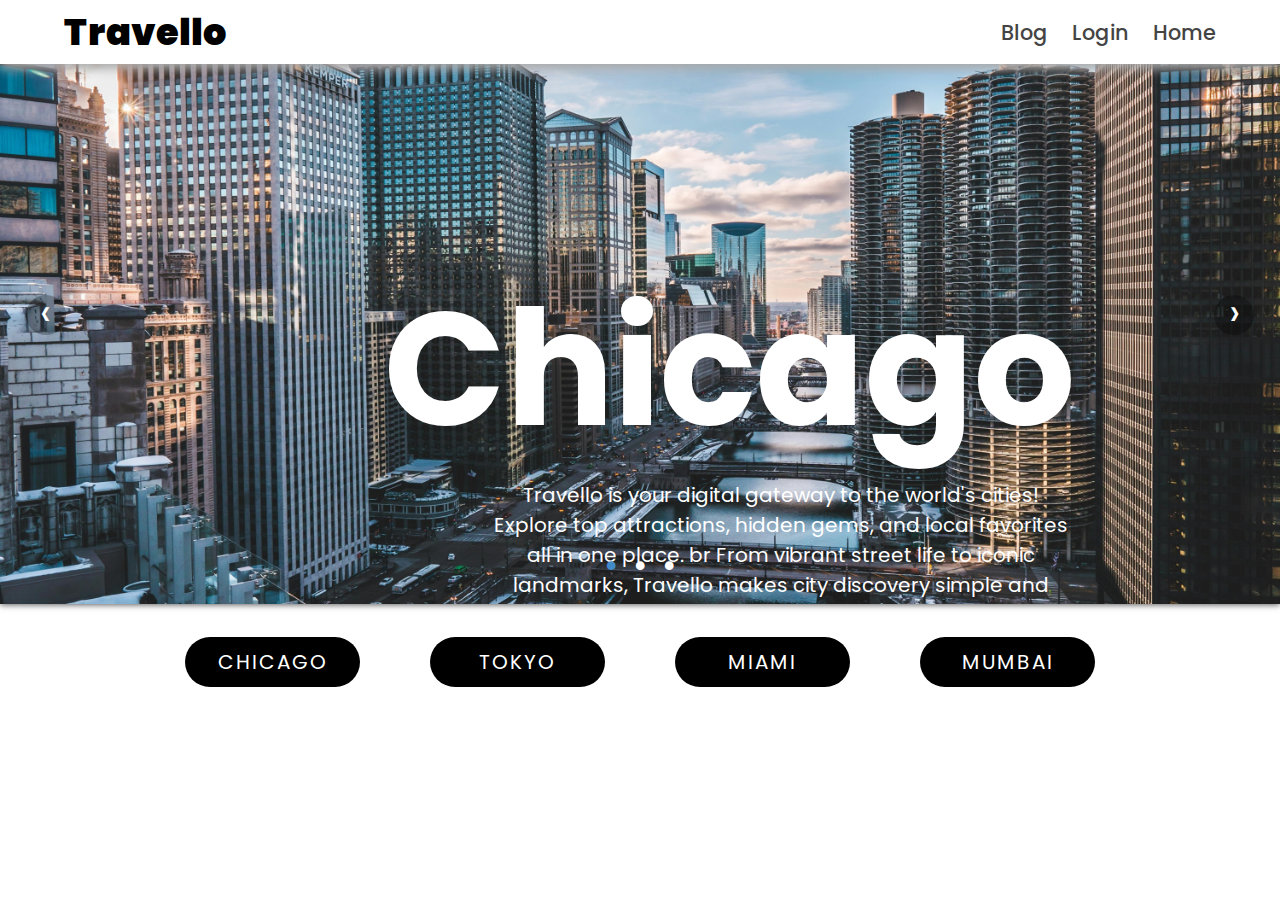
<file: index.html>
<!DOCTYPE html>
<html lang="en">
<head>
  <meta charset="UTF-8">
  <meta name="viewport" content="width=device-width, initial-scale=1.0">

  <link href="https://fonts.googleapis.com/css?family=Playfair+Display:400,700|Poppins" rel="stylesheet">
  <link rel="stylesheet" href="https://use.fontawesome.com/releases/v5.7.0/css/all.css" integrity="sha384-lZN37f5QGtY3VHgisS14W3ExzMWZxybE1SJSEsQp9S+oqd12jhcu+A56Ebc1zFSJ"
    crossorigin="anonymous">
  <link rel="stylesheet" href="styles.css">
  <title>Travello</title>
</head>
<body>

  <div class=" navbar" style="position: sticky; top: 0;">
    <nav class="navbar" style="position: fixed top;  ">
      <div class="navbar-container container">
          <input type="checkbox" name="" id="">
          <div class="hamburger-lines">
              <span class="line line1"></span>
              <span class="line line2"></span>
              <span class="line line3"></span>
          </div>
          <ul class="menu-items">
              <li><a href="Blog.html">Blog</a></li>
              <li><a href="loginpage.html">Login</a></li>
              <li><a href="index.html">Home</a></li>
              
             
          </ul>
          <h1 class="logo"><b>Travello</b></h1>
           <!-- <img src=""> -->
      </div>
  </nav>
   
  </div>

  
  <div class="carousel" >
    <div class="carousel-inner">
        <input class="carousel-open" type="radio" id="carousel-1" name="carousel" aria-hidden="true" hidden="" checked="checked">
        <div class="carousel-item">
          <article>
            
            <img src="Web coding TEE images/City 3 Chicago/Places to visit/pexels-chaitaastic-1823680.jpg" >
            <div class="banner"><h1> Chicago</h1>
            <p>Travello is your digital gateway to the world's cities! Explore top attractions, hidden gems, and local favorites all in one place. br From vibrant street life to iconic landmarks, Travello makes city discovery simple and exciting. Start your journey today!</p></p></div>
          
        </div>
        <input class="carousel-open" type="radio" id="carousel-2" name="carousel" aria-hidden="true" hidden="">
        <div class="carousel-item">
            <img src="Web coding TEE images/City2 Tokyo/tokyo front.jpg">
            <div class="banner"><h1> Miami</h1>
              <p>Travello is your digital gateway to the world's cities! Explore top attractions, hidden gems, and local favorites all in one place. br From vibrant street life to iconic landmarks, Travello makes city discovery simple and exciting. Start your journey today!</p></div>
        </div>
        <input class="carousel-open" type="radio" id="carousel-3" name="carousel" aria-hidden="true" hidden="">
        <div class="carousel-item">
            <img src="Web coding TEE images/City 1 mumbai/premium_photo-1661962392861-c3cb1cf6dd82.jpg">
            <div class="banner"><h1> Mumbai</h1>
              <p>Travello is your digital gateway to the world's cities! Explore top attractions, hidden gems, and local favorites all in one place. br From vibrant street life to iconic landmarks, Travello makes city discovery simple and exciting. Start your journey today!</p></div>
        </div>
        <label for="carousel-3" class="carousel-control prev control-1">‹</label>
        <label for="carousel-2" class="carousel-control next control-1">›</label>
        <label for="carousel-1" class="carousel-control prev control-2">‹</label>
        <label for="carousel-3" class="carousel-control next control-2">›</label>
        <label for="carousel-2" class="carousel-control prev control-3">‹</label>
        <label for="carousel-1" class="carousel-control next control-3">›</label>
        <ol class="carousel-indicators">
            <li>
                <label for="carousel-1" class="carousel-bullet">•</label>
            </li>
            <li>
                <label for="carousel-2" class="carousel-bullet">•</label>
            </li>
            <li>
                <label for="carousel-3" class="carousel-bullet">•</label>
            </li>
        </ol>
    </div>
  </div>

    <div class="buttonbox">
    <ul>
      <li>
        <a href="indexChicago.html" class="btn">Chicago</a>
      </li>
      <li>
        <a href="tokyoindex.html" class="btn">Tokyo</a>
      </li>
      <li>
        <a href="Miamiindex.html" class="btn">Miami</a>
      </li>
      <li>
        <a href="indexMumbai.html" class="btn">Mumbai</a> 
      </li>
    </ul>
  </div>
</body>
</html>
</file>
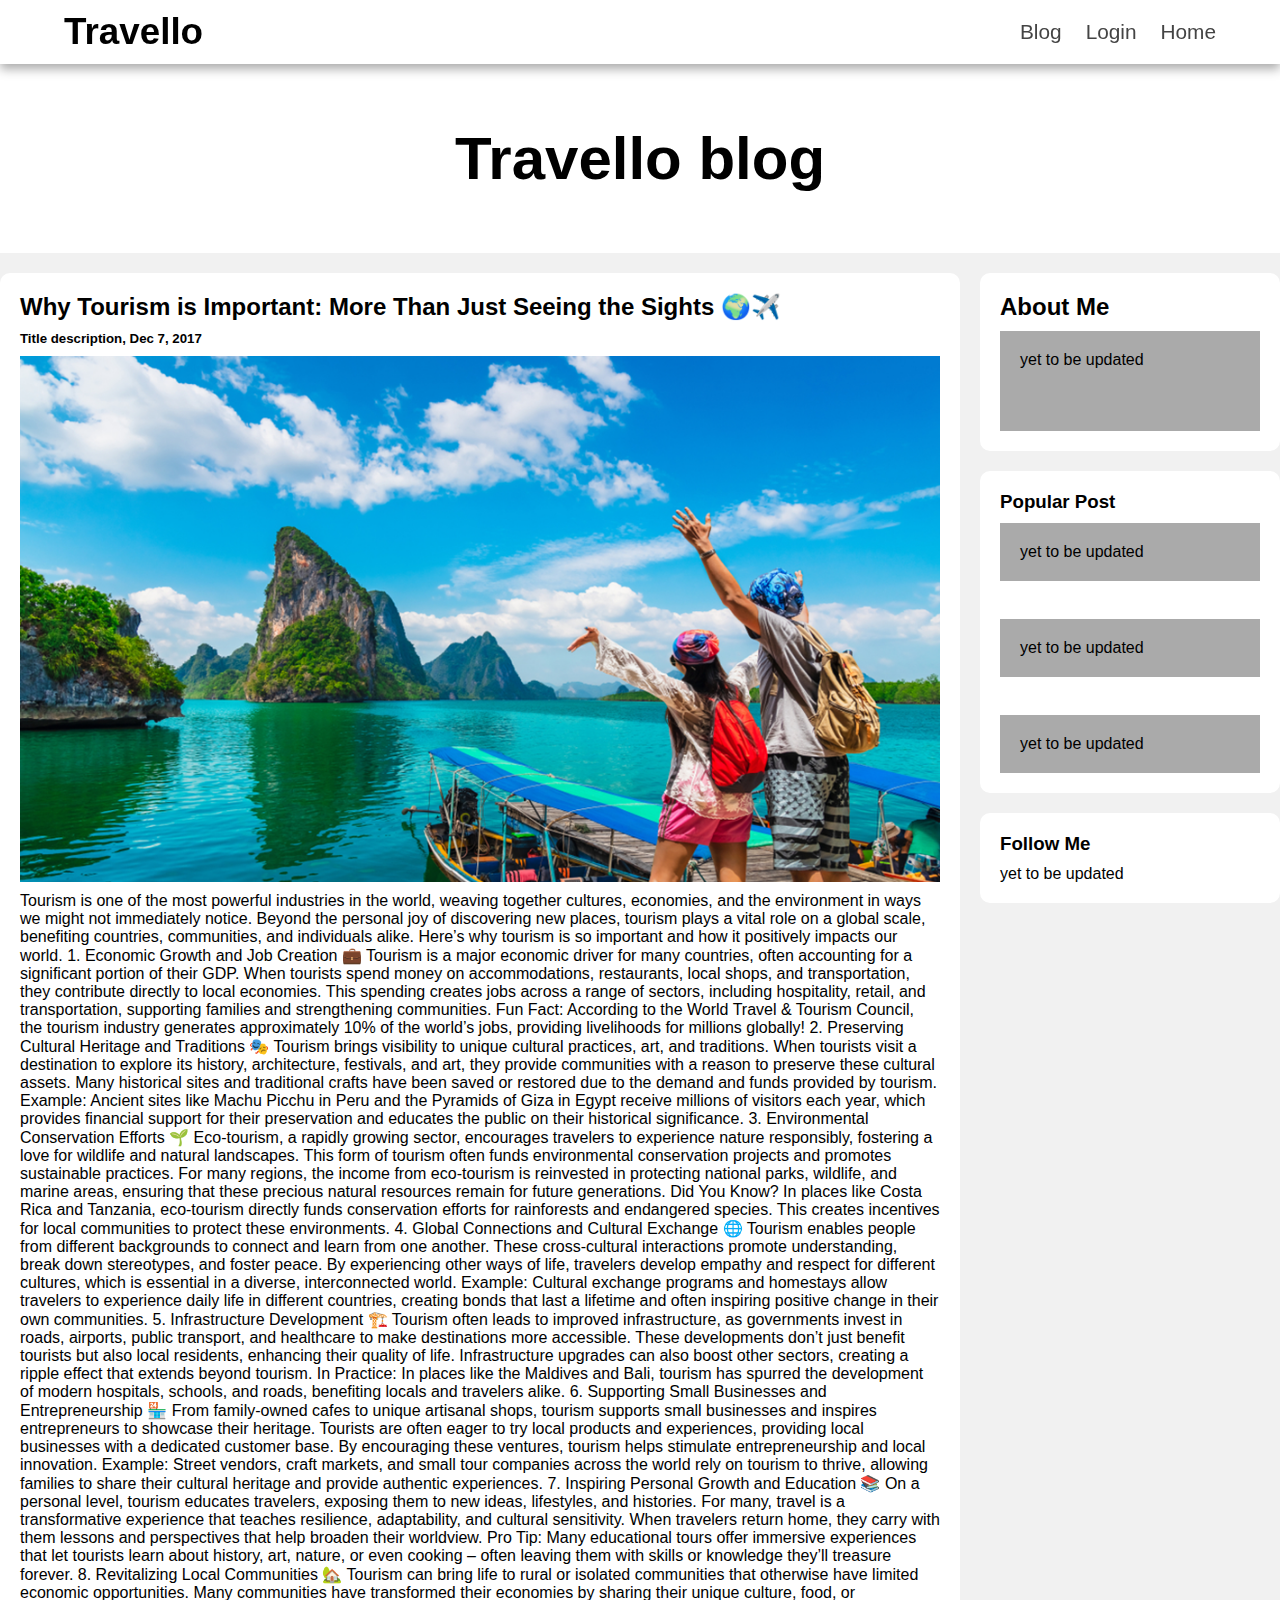
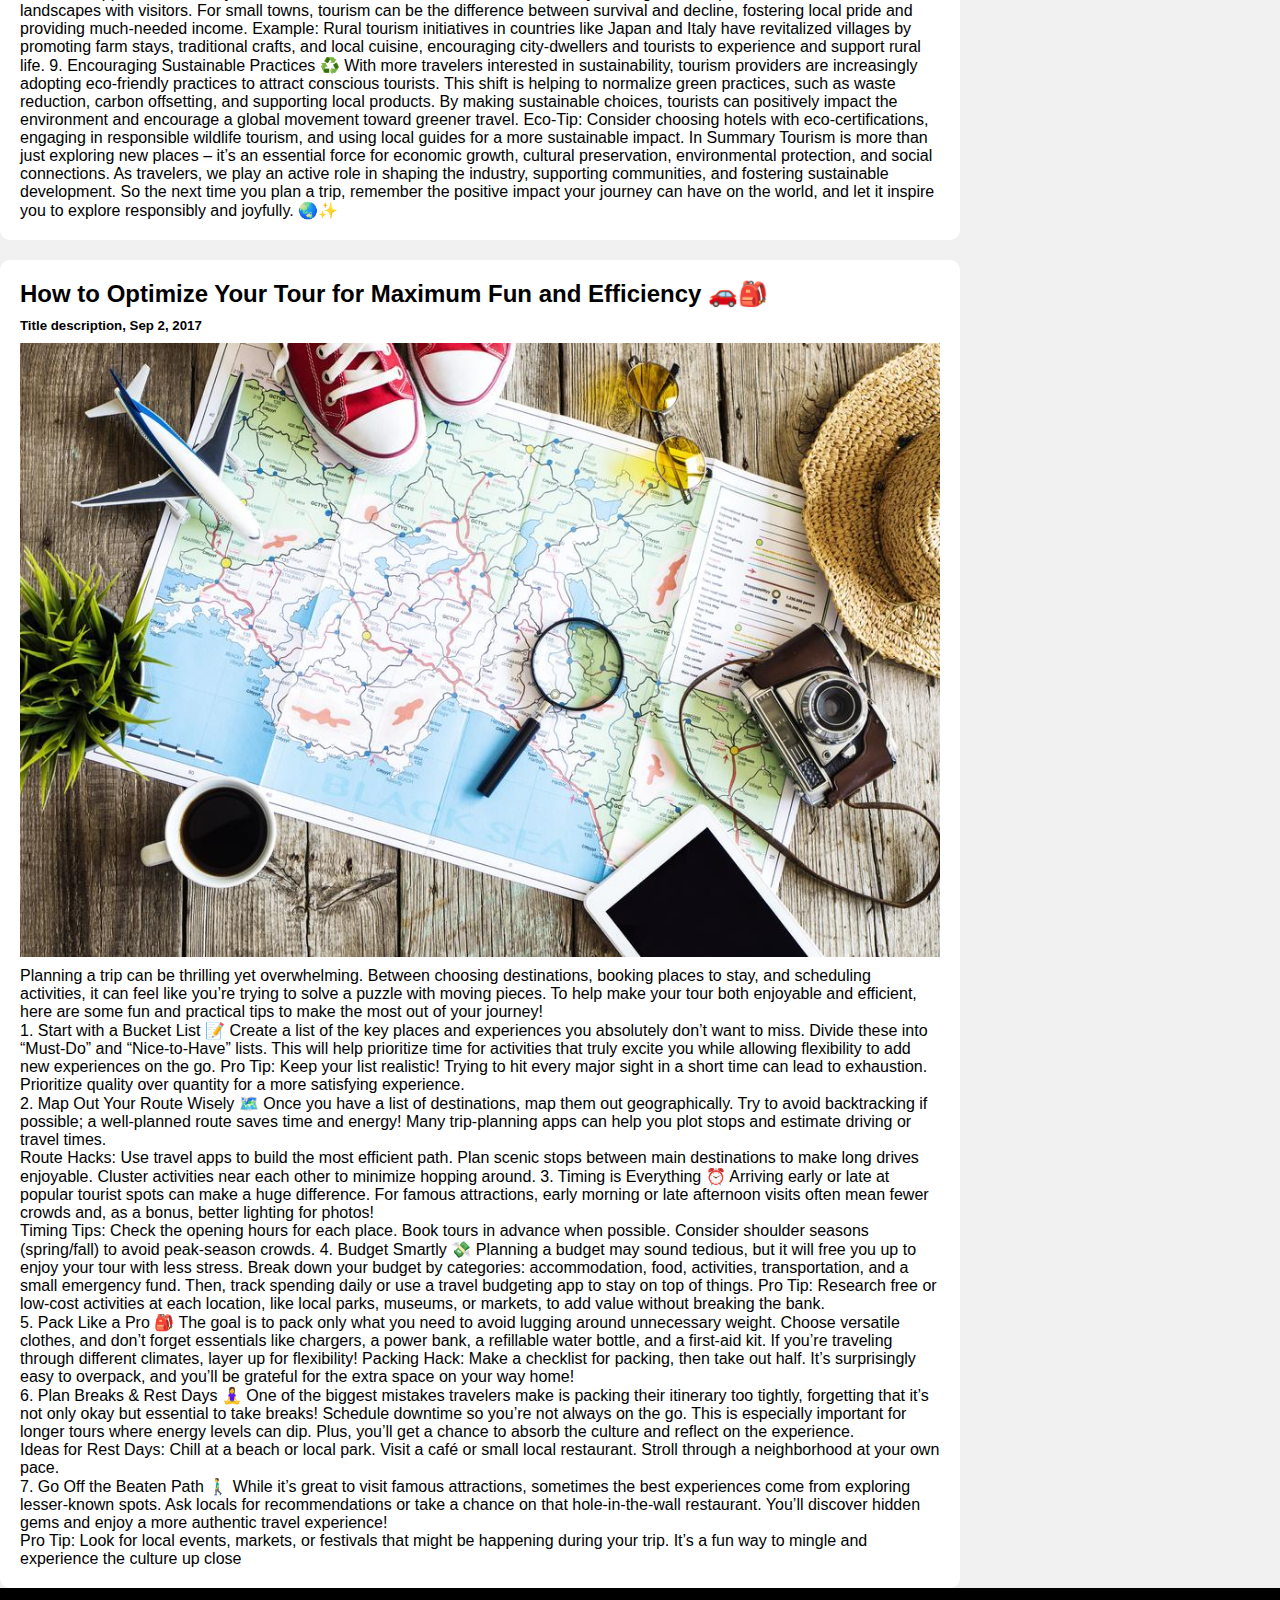
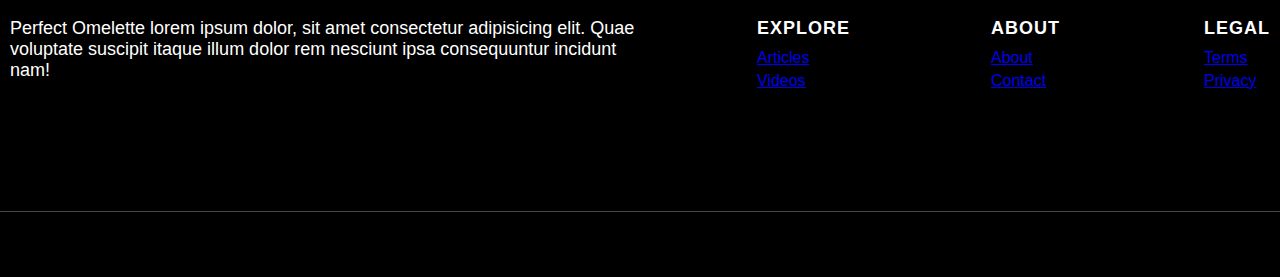
<file: Blog.html>
<!DOCTYPE html>
<html lang="en">
<head>
    <meta charset="UTF-8">
    <meta name="viewport" content="width=device-width, initial-scale=1.0">
    <link rel="stylesheet" href="Blog .css">
    <title>Travello</title>
</head>
<body>
   
   
        <nav class="navbar" style="position: sticky; top: 0; ">
          <div class="navbar-container container">
              <input type="checkbox" name="" id="">
              <div class="hamburger-lines">
                  <span class="line line1"></span>
                  <span class="line line2"></span>
                  <span class="line line3"></span>
              </div>
              <ul class="menu-items">
                  <li><a href="Blog.html">Blog</a></li>
                  <li><a href="loginpage.html">Login</a></li>
                  <li><a href="index.html">Home</a></li>
                 
              </ul>
              <h1 class="logo"><b>Travello</b></h1>
               <!-- <img src=""> -->
          </div>
        </nav>
   
   
   
   
   
   
   
   
   
   
   
   
   
   
    <div class="header">
        <h2>Travello blog</h2>
      </div>
      
      <div class="row">
        <div class="leftcolumn">
          <div class="card" >
            <h2>Why Tourism is Important: More Than Just Seeing the Sights 🌍✈️</h2>
            <h5>Title description, Dec 7, 2017</h5>
            <img src="Web coding TEE images/Havingfunisthebestpart.png" alt="">
          
            <p>
              Tourism is one of the most powerful industries in the world, weaving together cultures, economies, and the environment in ways we might not immediately notice. Beyond the personal joy of discovering new places, tourism plays a vital role on a global scale, benefiting countries, communities, and individuals alike. Here’s why tourism is so important and how it positively impacts our world.
              
              1. Economic Growth and Job Creation 💼
              Tourism is a major economic driver for many countries, often accounting for a significant portion of their GDP. When tourists spend money on accommodations, restaurants, local shops, and transportation, they contribute directly to local economies. This spending creates jobs across a range of sectors, including hospitality, retail, and transportation, supporting families and strengthening communities.
              
              Fun Fact: According to the World Travel & Tourism Council, the tourism industry generates approximately 10% of the world’s jobs, providing livelihoods for millions globally!
              
              2. Preserving Cultural Heritage and Traditions 🎭
              Tourism brings visibility to unique cultural practices, art, and traditions. When tourists visit a destination to explore its history, architecture, festivals, and art, they provide communities with a reason to preserve these cultural assets. Many historical sites and traditional crafts have been saved or restored due to the demand and funds provided by tourism.
              
              Example: Ancient sites like Machu Picchu in Peru and the Pyramids of Giza in Egypt receive millions of visitors each year, which provides financial support for their preservation and educates the public on their historical significance.
              
              3. Environmental Conservation Efforts 🌱
              Eco-tourism, a rapidly growing sector, encourages travelers to experience nature responsibly, fostering a love for wildlife and natural landscapes. This form of tourism often funds environmental conservation projects and promotes sustainable practices. For many regions, the income from eco-tourism is reinvested in protecting national parks, wildlife, and marine areas, ensuring that these precious natural resources remain for future generations.
              
              Did You Know? In places like Costa Rica and Tanzania, eco-tourism directly funds conservation efforts for rainforests and endangered species. This creates incentives for local communities to protect these environments.
              
              4. Global Connections and Cultural Exchange 🌐
              Tourism enables people from different backgrounds to connect and learn from one another. These cross-cultural interactions promote understanding, break down stereotypes, and foster peace. By experiencing other ways of life, travelers develop empathy and respect for different cultures, which is essential in a diverse, interconnected world.
              
              Example: Cultural exchange programs and homestays allow travelers to experience daily life in different countries, creating bonds that last a lifetime and often inspiring positive change in their own communities.
              
              5. Infrastructure Development 🏗️
              Tourism often leads to improved infrastructure, as governments invest in roads, airports, public transport, and healthcare to make destinations more accessible. These developments don’t just benefit tourists but also local residents, enhancing their quality of life. Infrastructure upgrades can also boost other sectors, creating a ripple effect that extends beyond tourism.
              
              In Practice: In places like the Maldives and Bali, tourism has spurred the development of modern hospitals, schools, and roads, benefiting locals and travelers alike.
              
              6. Supporting Small Businesses and Entrepreneurship 🏪
              From family-owned cafes to unique artisanal shops, tourism supports small businesses and inspires entrepreneurs to showcase their heritage. Tourists are often eager to try local products and experiences, providing local businesses with a dedicated customer base. By encouraging these ventures, tourism helps stimulate entrepreneurship and local innovation.
              
              Example: Street vendors, craft markets, and small tour companies across the world rely on tourism to thrive, allowing families to share their cultural heritage and provide authentic experiences.
              
              7. Inspiring Personal Growth and Education 📚
              On a personal level, tourism educates travelers, exposing them to new ideas, lifestyles, and histories. For many, travel is a transformative experience that teaches resilience, adaptability, and cultural sensitivity. When travelers return home, they carry with them lessons and perspectives that help broaden their worldview.
              
              Pro Tip: Many educational tours offer immersive experiences that let tourists learn about history, art, nature, or even cooking – often leaving them with skills or knowledge they’ll treasure forever.
              
              8. Revitalizing Local Communities 🏡
              Tourism can bring life to rural or isolated communities that otherwise have limited economic opportunities. Many communities have transformed their economies by sharing their unique culture, food, or landscapes with visitors. For small towns, tourism can be the difference between survival and decline, fostering local pride and providing much-needed income.
              
              Example: Rural tourism initiatives in countries like Japan and Italy have revitalized villages by promoting farm stays, traditional crafts, and local cuisine, encouraging city-dwellers and tourists to experience and support rural life.
              
              9. Encouraging Sustainable Practices ♻️
              With more travelers interested in sustainability, tourism providers are increasingly adopting eco-friendly practices to attract conscious tourists. This shift is helping to normalize green practices, such as waste reduction, carbon offsetting, and supporting local products. By making sustainable choices, tourists can positively impact the environment and encourage a global movement toward greener travel.
              
              Eco-Tip: Consider choosing hotels with eco-certifications, engaging in responsible wildlife tourism, and using local guides for a more sustainable impact.
              
              In Summary
              Tourism is more than just exploring new places – it’s an essential force for economic growth, cultural preservation, environmental protection, and social connections. As travelers, we play an active role in shaping the industry, supporting communities, and fostering sustainable development. So the next time you plan a trip, remember the positive impact your journey can have on the world, and let it inspire you to explore responsibly and joyfully. 🌏✨</p>
          </div>
          <div class="card">
            <h2>How to Optimize Your Tour for Maximum Fun and Efficiency 🚗🎒</h2>
            <h5>Title description, Sep 2, 2017</h5>
            <img src="Web coding TEE images/International-travel.jpeg" alt="">
            <p> Planning a trip can be thrilling yet overwhelming. Between choosing destinations, booking places to stay, and scheduling activities, it can feel like you’re trying to solve a puzzle with moving pieces. To help make your tour both enjoyable and efficient, here are some fun and practical tips to make the most out of your journey! <br>
              
              1. Start with a Bucket List 📝
              Create a list of the key places and experiences you absolutely don’t want to miss. Divide these into “Must-Do” and “Nice-to-Have” lists. This will help prioritize time for activities that truly excite you while allowing flexibility to add new experiences on the go.
              
              Pro Tip: Keep your list realistic! Trying to hit every major sight in a short time can lead to exhaustion. Prioritize quality over quantity for a more satisfying experience. <br>
              
              2. Map Out Your Route Wisely 🗺️
              Once you have a list of destinations, map them out geographically. Try to avoid backtracking if possible; a well-planned route saves time and energy! Many trip-planning apps can help you plot stops and estimate driving or travel times. <br>
              
              Route Hacks:
              
              Use travel apps to build the most efficient path.
              Plan scenic stops between main destinations to make long drives enjoyable.
              Cluster activities near each other to minimize hopping around.
              3. Timing is Everything ⏰
              Arriving early or late at popular tourist spots can make a huge difference. For famous attractions, early morning or late afternoon visits often mean fewer crowds and, as a bonus, better lighting for photos! <br>
              
              Timing Tips:
              
              Check the opening hours for each place.
              Book tours in advance when possible.
              Consider shoulder seasons (spring/fall) to avoid peak-season crowds.
              4. Budget Smartly 💸
              Planning a budget may sound tedious, but it will free you up to enjoy your tour with less stress. Break down your budget by categories: accommodation, food, activities, transportation, and a small emergency fund. Then, track spending daily or use a travel budgeting app to stay on top of things.
              
              Pro Tip: Research free or low-cost activities at each location, like local parks, museums, or markets, to add value without breaking the bank. <br>
              
              5. Pack Like a Pro 🎒
              The goal is to pack only what you need to avoid lugging around unnecessary weight. Choose versatile clothes, and don’t forget essentials like chargers, a power bank, a refillable water bottle, and a first-aid kit. If you’re traveling through different climates, layer up for flexibility!
              
              Packing Hack: Make a checklist for packing, then take out half. It’s surprisingly easy to overpack, and you’ll be grateful for the extra space on your way home! <br>
              
              6. Plan Breaks & Rest Days 🧘‍♀️
              One of the biggest mistakes travelers make is packing their itinerary too tightly, forgetting that it’s not only okay but essential to take breaks! Schedule downtime so you’re not always on the go. This is especially important for longer tours where energy levels can dip. Plus, you’ll get a chance to absorb the culture and reflect on the experience. <br>
              
              Ideas for Rest Days:
              
              Chill at a beach or local park.
              Visit a café or small local restaurant.
              Stroll through a neighborhood at your own pace. <br>
              7. Go Off the Beaten Path 🚶‍♂️
              While it’s great to visit famous attractions, sometimes the best experiences come from exploring lesser-known spots. Ask locals for recommendations or take a chance on that hole-in-the-wall restaurant. You’ll discover hidden gems and enjoy a more authentic travel experience! <br>
              
              Pro Tip: Look for local events, markets, or festivals that might be happening during your trip. It’s a fun way to mingle and experience the culture up close</p>
          </div>
        </div>
        <div class="rightcolumn">
          <div class="card">
            <h2>About Me</h2>
            <div class="fakeimg" style="height:100px;">yet to be updated</div>
          
          </div>
          <div class="card">
            <h3>Popular Post</h3>
            <div class="fakeimg">yet to be updated</div><br>
            <div class="fakeimg">yet to be updated</div><br>
            <div class="fakeimg">yet to be updated</div>
          </div>
          <div class="card">
            <h3>Follow Me</h3>
            <p>yet to be updated</p>
          </div>
        </div>
      </div>
      
      <footer class="site-footer">
        <div class="wrapper">
          <section>
            <p>Perfect Omelette lorem ipsum dolor, sit amet consectetur adipisicing elit. Quae voluptate suscipit itaque
              illum dolor rem nesciunt ipsa consequuntur incidunt nam!</p>
            <ul class="socials">
              <li><a href="#" class="box"></a></li>
              <li><a href="#" class="box"></a></li>
              <li><a href="#" class="box"></a></li>
            </ul>
          </section>
          <section>
            <h1>Explore</h1>
            <ul>
              
              <li><a href="#">Articles</a></li>
              <li><a href="#">Videos</a></li>
            </ul>
          </section>
          <section>
            <h1>About</h1>
            <ul>
              <li><a href="#">About</a></li>
              <li><a href="#">Contact</a></li>
            </ul>
          </section>
          <section>
            <h1>Legal</h1>
            <ul>
              <li><a href="#">Terms</a></li>
              <li><a href="#">Privacy</a></li>
            </ul>
          </section>
        </div>
        <small>&copy; Copyright 2019, BestOfCoding.com</small>
      </footer>
        
</body>
</html>
</file>
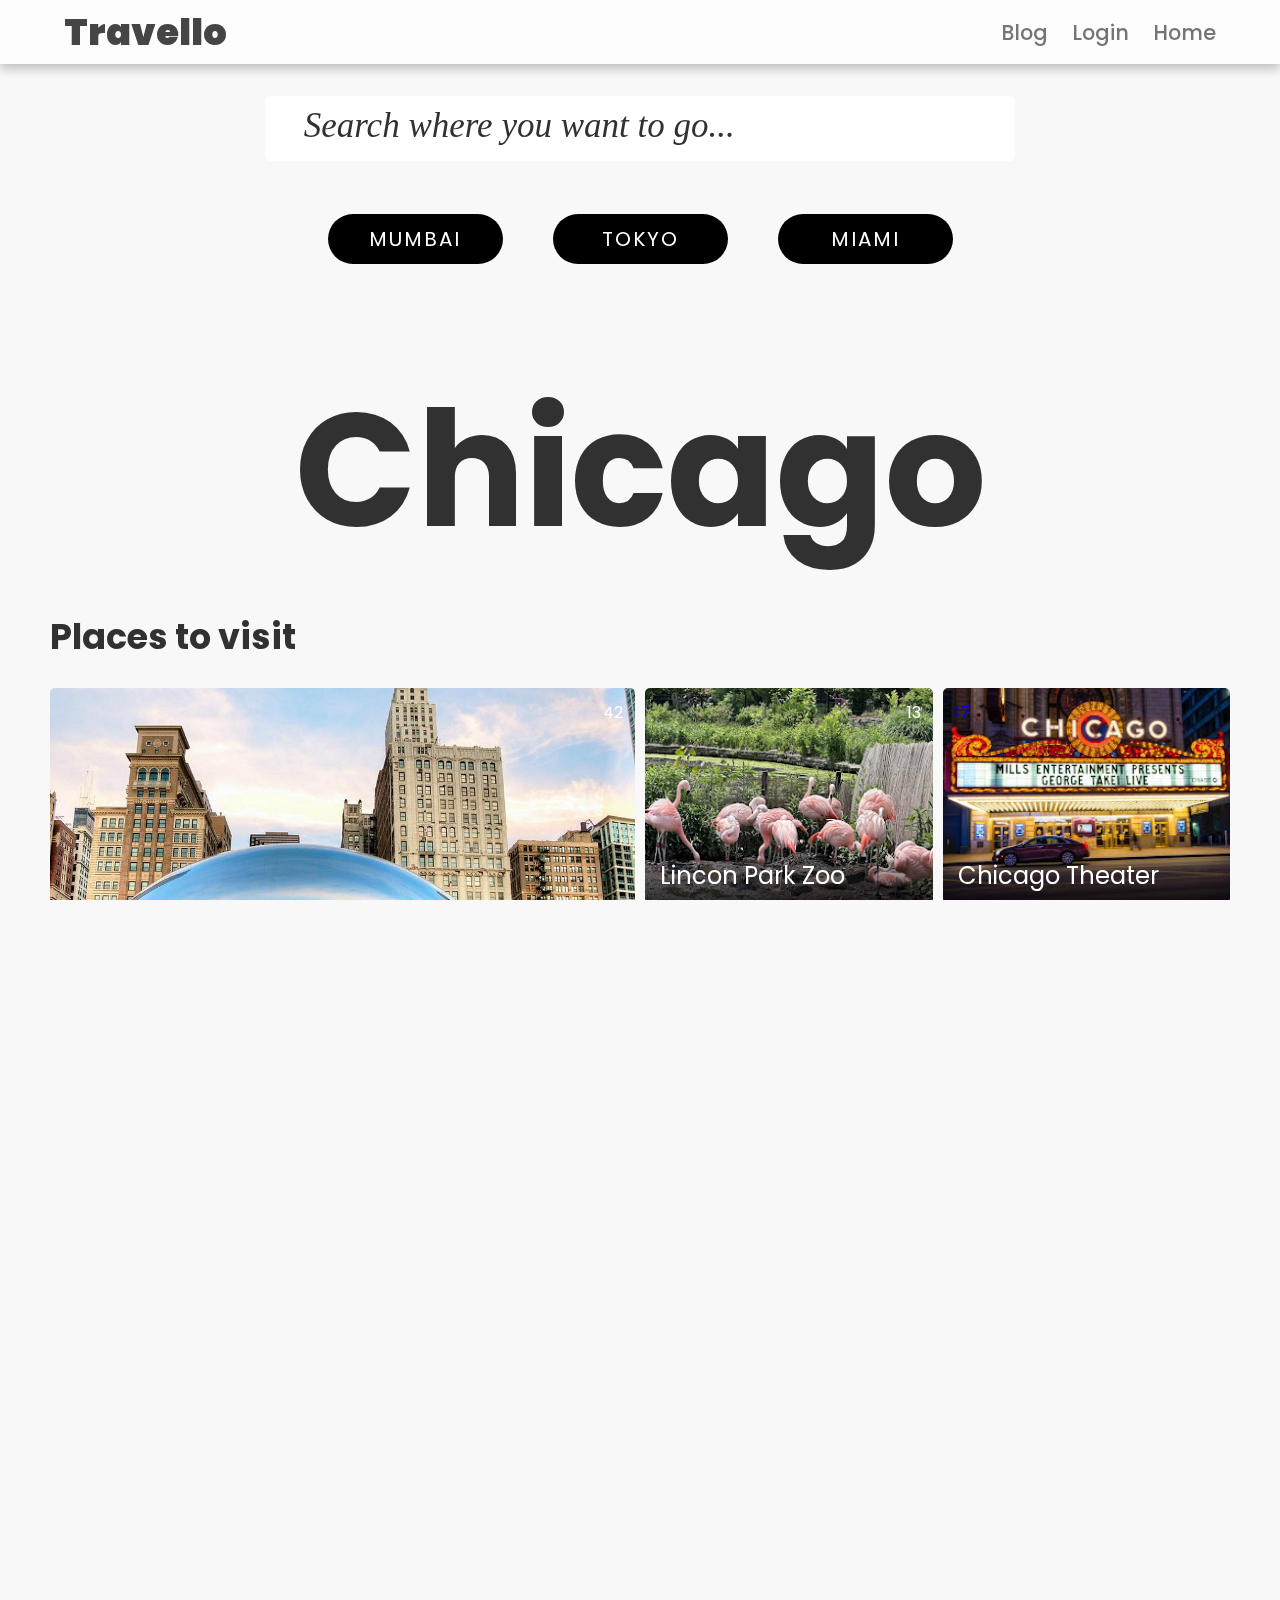
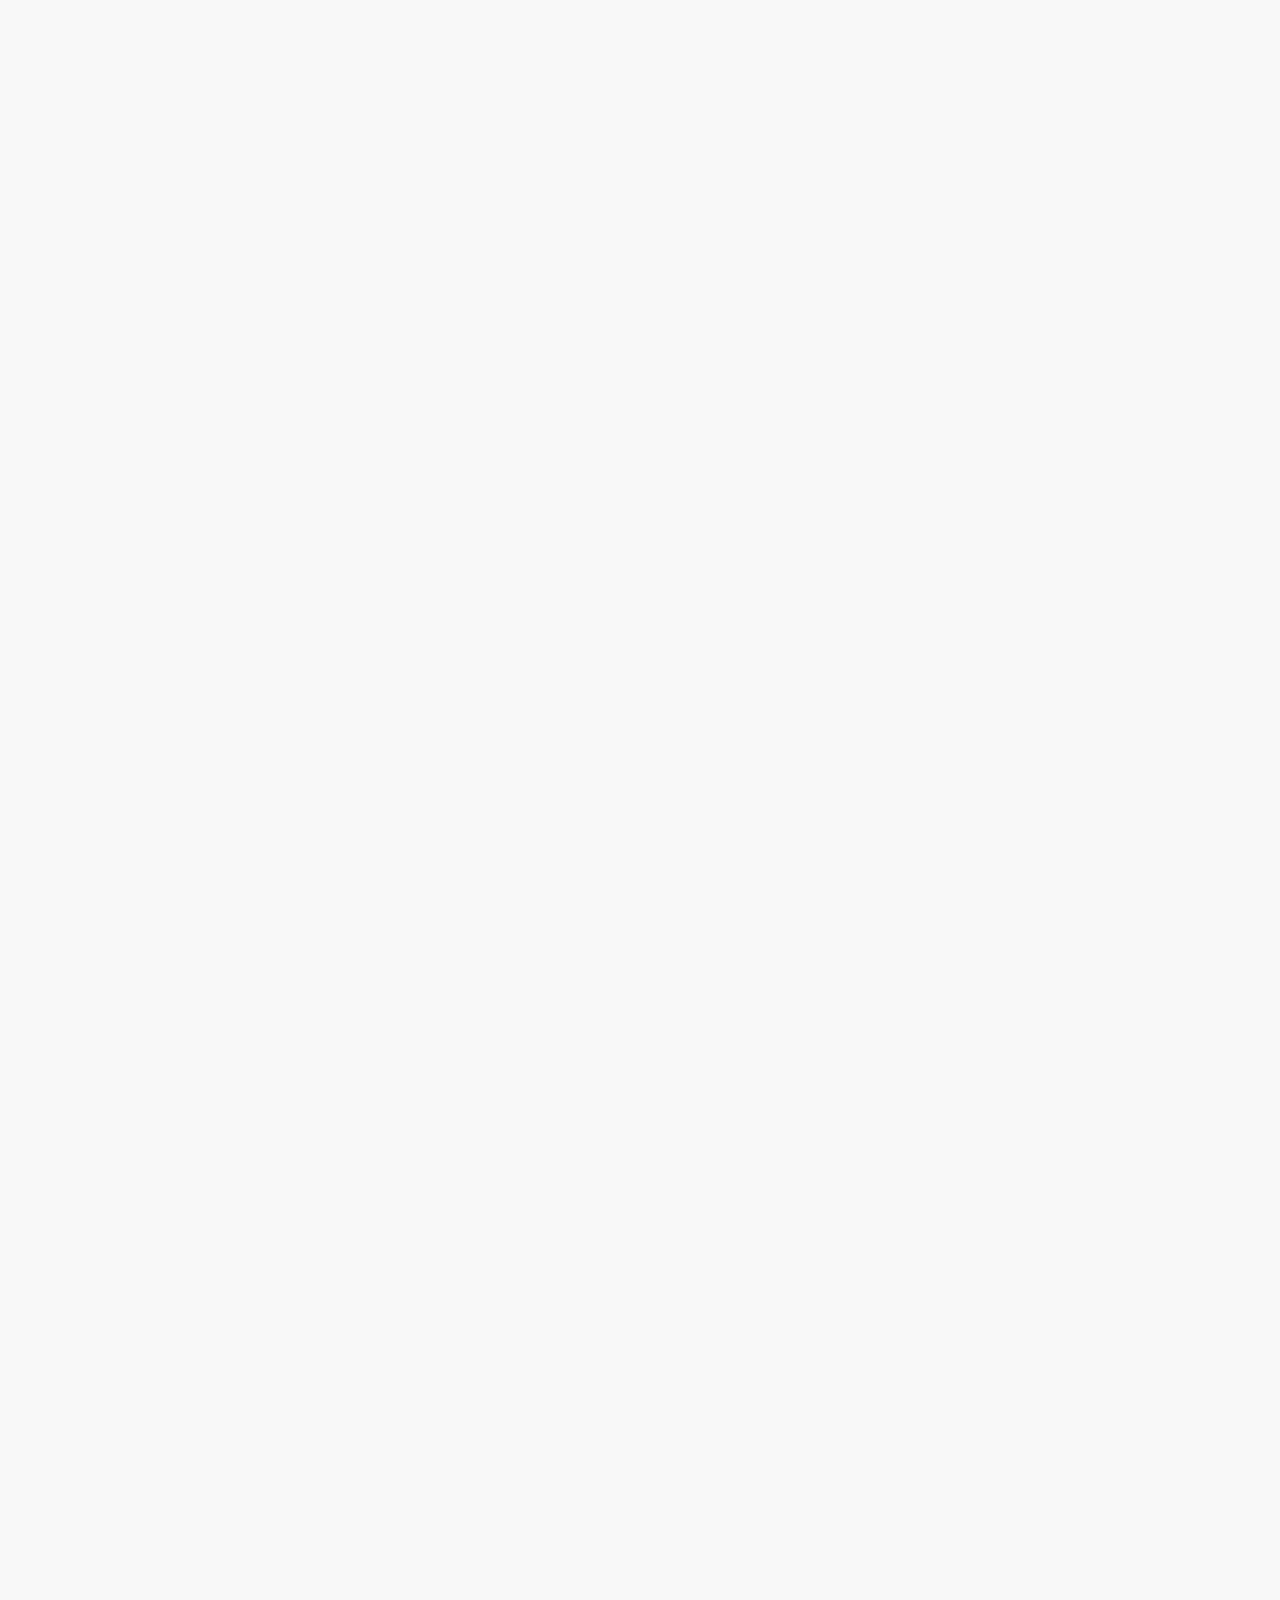
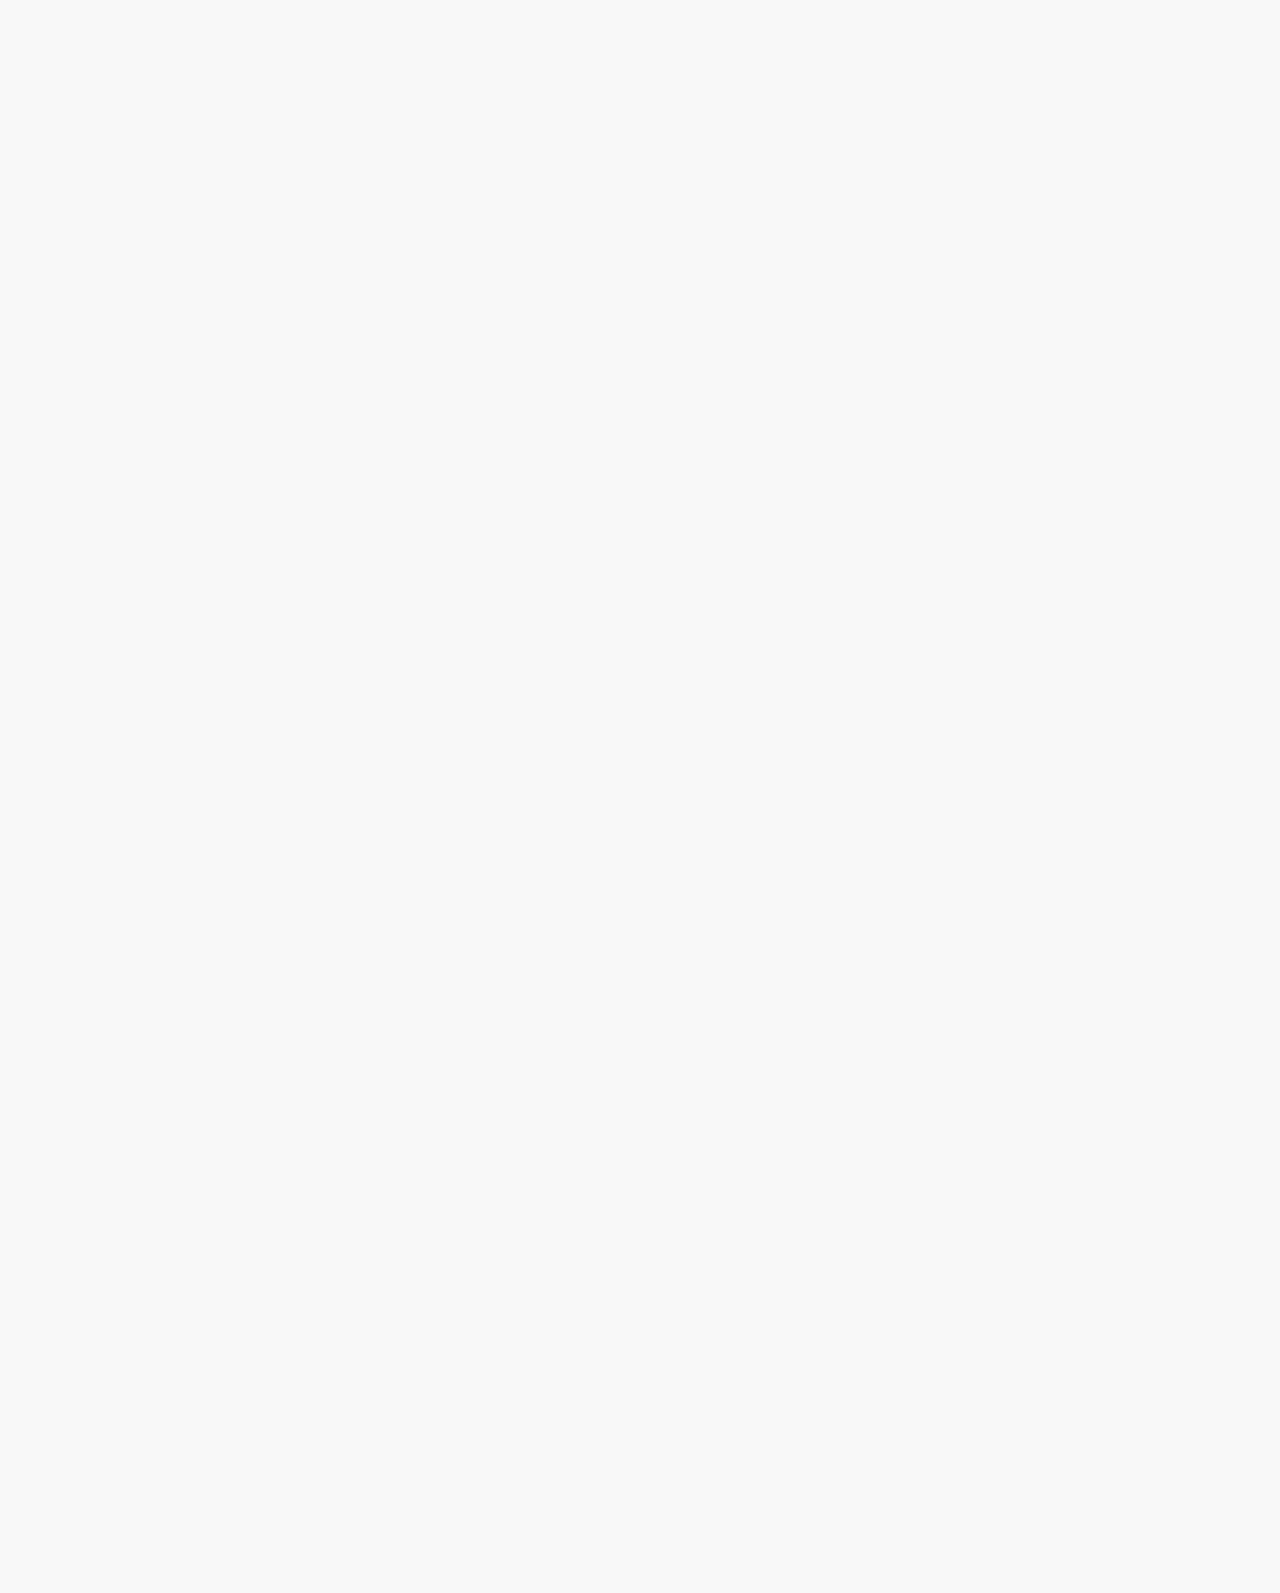
<file: indexChicago.html>
<!-- Follow the video tutorial for this project at: BestOfCoding.com/tutorials/responsive-website-html-css-grid-flexbox -->

<!DOCTYPE html>
<html lang="en">

<head>
  <meta charset="UTF-8">
  <meta name="viewport" content="width=device-width, initial-scale=1.0">
  <meta http-equiv="X-UA-Compatible" content="ie=edge">

  <link href="https://fonts.googleapis.com/css?family=Playfair+Display:400,700|Poppins" rel="stylesheet">
  <link rel="stylesheet" href="https://use.fontawesome.com/releases/v5.7.0/css/all.css" integrity="sha384-lZN37f5QGtY3VHgisS14W3ExzMWZxybE1SJSEsQp9S+oqd12jhcu+A56Ebc1zFSJ"
    crossorigin="anonymous">
  <link rel="stylesheet" href="Chicagostyle.css">

  <title>Trevallo</title>
</head>

<body >

  <!-- <header class="site-header">   
    <div class="wrapper">
      <div class="menu-icon"></div>
      <h1>Perfect Omelette</h1>
      <a href="#" class="special-link">Subscribe <span class="fas fa-angle-double-right"></span></a>
    </div>
  </header> -->
<div class=" navbar">
  <nav class="navbar" style="position: fixed top;  ">
    <div class="navbar-container container">
        <input type="checkbox" name="" id="">
        <div class="hamburger-lines">
            <span class="line line1"></span>
            <span class="line line2"></span>
            <span class="line line3"></span>
        </div>
        <ul class="menu-items">
            <li><a href="Blog.html">Blog</a></li>
            <li><a href="loginpage.html">Login</a></li>
            <li><a href="index.html">Home</a></li>
           
        </ul>
        <h1 class="logo"><b>Travello</b></h1>
    </div>
</nav>
 
</div>





  <main>
    <nav class="search">
      <form action="#">
        <input type="text" placeholder=" Search where you want to go..."   style="font-family: Georgia, 'Times New Roman', Times, serif" ; > 
        <button><span class="fas fa-search"></span></button>
      </form>

      <ul>
        <li>
          <a href="indexMumbai.html" class="btn">Mumbai</a> 
        </li>
        <li>
          <a href="tokyoindex.html" class="btn">Tokyo</a>
        </li>
        <li>
          <a href="Miamiindex.html" class="btn">Miami</a>
        </li>
      </ul>
    </nav>

    <div class="heading" style="text-align: center ; font-size: 80px;"> <h1> Chicago</h1> </div>


    <section class="featured">
      <h1>Places to visit</h1>
      <div class="cards">
        <a href="#" class="card card-1">
          <article>
            <img src="Web coding TEE images/City 3 Chicago/Places to visit/millennium-park.jpg" alt="Food">
            
            <div class="comments">
              <span class="far fa-comment"></span>
              42
            </div>
            <h2>The Millenium park </h2>
            
          </article>
        </a>
        <a href="#" class="card card-2">
          <article>
            <img src="Web coding TEE images/City 3 Chicago/Places to visit/Writers meuseum.jpg" alt="Food">
          
            <div class="comments">
              <span class="far fa-comment"></span>
              8
            </div>
            <h2> Writers meuseum</h2>
          </article>
        </a>
        <a href="#" class="card card-3">
          <article>
            <img src="Web coding TEE images/City 3 Chicago/Places to visit/Lincon park zoo.jpg" alt="Food">
            
            <div class="comments">
              <span class="far fa-comment"></span>
              13
            </div>
            <h2>Lincon park zoo</h2>
          </article>
        </a>
        <a href="#" class="card card-4">
          <article>
            <img src="Web coding TEE images/City 3 Chicago/Places to visit/Chicago theater.jpg" alt="">
            <h2>Chicago theater</h2>
            <span class="far fa-comment"></span>
              17
            
          </article>
        </a>
      </div>
    </section>

    <aside class="ad-1">
      <iframe width="375" height="250"   src="https://www.youtube.com/embed/kFMHx6XwBk0?si=7xNOf0unVh6AfRQu" title="YouTube video player" frameborder="0" allow="accelerometer; autoplay; clipboard-write; encrypted-media; gyroscope; picture-in-picture; web-share" referrerpolicy="strict-origin-when-cross-origin" allowfullscreen></iframe>
      <iframe width="375" height="250" src="https://www.youtube.com/embed/QSwvg9Rv2EI?si=8Bo22mFm9c3GaueM" title="YouTube video player" frameborder="0" allow="accelerometer; autoplay; clipboard-write; encrypted-media; gyroscope; picture-in-picture; web-share" referrerpolicy="strict-origin-when-cross-origin" allowfullscreen></iframe>
      <iframe width="375" height="250" src="https://www.youtube.com/embed/7AK5jUGfcGQ?si=n2chIvy7HVq_4ndr" title="YouTube video player" frameborder="0" allow="accelerometer; autoplay; clipboard-write; encrypted-media; gyroscope; picture-in-picture; web-share" referrerpolicy="strict-origin-when-cross-origin" allowfullscreen></iframe>
      
    </aside>

    <div class="mid-area">
      <section class="latest">
        <h1>Places to stay in Chicago</h1>
        <div class="cards">
          <a href="#" class="card">
            <article>
              <div class="img-container">
                <img src="Web coding TEE images/City 3 Chicago/places to stay/The Chicago Hotel Collection.jpg" alt="Food">
              </div>
              <div class="description">
                <header>
                  
                  <h2>The Chicago Hotel Collection Magnificent Mile Hotel & Suites</h2>
                </header>
                <button class="button"> Book now</button>
              </div>
            </article>
          </a>
          <a href="#" class="card">
            <article>
              <div class="img-container">
                <img src="Web coding TEE images/City 3 Chicago/places to stay/loews-chicago-hotel.jpg" alt="Food">
              </div>
              <div class="description">
                <header>
                 
                  <h2>Loews Chicago Hotel Rooms</h2>
                </header>
                <button class="button"> Book now</button>
              </div>
            </article>
          </a>
          <a href="#" class="card">
            <article>
              <div class="img-container">
                <img src="Web coding TEE images/City 3 Chicago/places to stay/Hilton Garden Inn Chicago Downtown.jpg" alt="Food">
              </div>
              <div class="description">
                <header>
                 
                  <h2>Hilton Garden Inn Chicago Downtown</h2>
                </header>
                <button class="button"> Book now</button>
                </footer>
              </div>
            </article>
          </a>
          <a href="#" class="card">
            <article>
              <div class="img-container">
                <img src="Web coding TEE images/City 3 Chicago/places to stay/warwick-allerton-tip-top-tap.jpg" alt="Food">
              </div>
              <div class="description">
                <header>
                 
                  <h2>Warwick Allerton - Chicago</h2>
                </header>
                <button class="button"> Book now</button>
                </footer>
              </div>
            </article>
          </a>
          <a href="#" class="card">
            <article>
              <div class="img-container">
                <img src="Web coding TEE images/City 3 Chicago/places to stay/Millennium Knickerbocker Chicago Hero.jpg" alt="Food">
              </div>
              <div class="description">
                <header>
                 
                  <h2>Millennium Knickerbocker Chicago Hero</h2>
                </header>
                <button class="button"> Book now</button>
               
              </div>
            </article>
          </a>
        </div>
      <!-- </section>
      <div class="sidebar">
        <section class="popular">
          <h1>Popular Recipes</h1>
          <ul>
            <li>
              <a href="#">
                <article>
                  <img src="https://i.ibb.co/qyj59nM/10.jpg" alt="Food">
                  <div class="description">
                    <div class="tag-2">Recipe</div>
                    <h2>Lorem ipsum dolor sit amet consectetur.</h2>
                    <div class="stars">
                      <span class="fas fa-star"></span> 4.8
                    </div>
                  </div>
                </article>
              </a>
            </li>
            <li>
              <a href="#">
                <article>
                  <img src="https://i.ibb.co/sgjsbjY/11.jpg" alt="Food">
                  <div class="description">
                    <div class="tag-2">Recipe</div>
                    <h2>Lorem ipsum dolor sit amet consectetur adipisicing elit.</h2>
                    <div class="stars">
                      <span class="fas fa-star"></span> 4.4
                    </div>
                  </div>
                </article>
              </a>
            </li>
            <li>
              <a href="#">
                <article>
                  <img src="https://i.ibb.co/sgjsbjY/11.jpg" alt="Food">
                  <div class="description">
                    <div class="tag-2">Recipe</div>
                    <h2>Lorem ipsum dolor sit amet consectetur adipisicing elit.</h2>
                    <div class="stars">
                      <span class="fas fa-star"></span> 4.4
                    </div>
                  </div>
                </article>
              </a>
            </li>
            <li>
              <a href="#">
                <article>
                  <img src="https://i.ibb.co/DwXPpmk/12.jpg" alt="Food">
                  <div class="description">
                    <div class="tag-2">Recipe</div>
                    <h2>Lorem ipsum dolor sit, amet consectetur adipisicing.</h2>
                    <div class="stars">
                      <span class="fas fa-star"></span> 4.7
                    </div>
                  </div>
                </article>
              </a>
            </li>
          </ul>
        </section> -->
        
      </div>
    </div>

    <section class="collections">
      <h1 style="color: rgb(168, 180, 192)">Use this this to go around the city</h1>
      <div class="cards">
        <a href="#" class="card">
          <article>
            <img src="Web coding TEE images/City 3 Chicago/transport/My-project-1-23-2.jpg" alt="Food">
            <div class="description">
              
              <h2>Bus</h2>
              
            </div>
          </article>
        </a>
        <a href="#" class="card">
          <article>
            <img src="Web coding TEE images/City 3 Chicago/transport/CTA.jpg" alt="Food">
            <div class="description">
             
              <h2>CTA</h2>
             
            </div>
          </article>
        </a>
        <a href="#" class="card">
          <article>
            <img src="Web coding TEE images/City 3 Chicago/transport/bIKING.jpg" alt="Food">
            <div class="description">
            
              <h2>biking</h2>
   
            </div>
          </article>
        </a>
      </div>
    </section>

    <section class="recipes">
      <h1>Places to eat</h1>
      <div class="cards">
        <a href="#" class="card small">
          <article>
            <img src="Web coding TEE images/City 3 Chicago/food/Ever Main Dining Room 1 .jpg" alt="Food">
            <div class="stars">
              <span class="fas fa-star"></span> 4.9
            </div>
            <h2>Ever Restaurant</h2>
          </article>
        </a>
        <a href="#" class="card big">
          <article>
            <img src="Web coding TEE images/City 3 Chicago/food/Bing Bread at Parachute.webp" alt="Food">
            <div class="stars">
              <span class="fas fa-star"></span> 4.9
            </div>
            <h2>Bing Bread at Parachute.</h2>
          </article>
        </a>
        <a href="#" class="card medium">
          <article>
            <img src="Web coding TEE images/City 3 Chicago/food/Cinnamon Rolls at Ann Sather.webp" alt="Food">
            <div class="stars">
              <span class="fas fa-star"></span> 4.9
            </div>
            <h2>Cinnamon Rolls at Ann Sather.</h2>
          </article>
        </a>
        <a href="#" class="card medium">
          <article>
            <img src="Web coding TEE images/City 3 Chicago/food/Smoked Shrimp at Calumet Fisheries.webp" alt="Food">
            <div class="stars">
              <span class="fas fa-star"></span> 4.9
            </div>
            <h2>Smoked Shrimp at Calumet Fisheries</h2>
          </article>
        </a>
        <a href="#" class="card small">
          <article>
            <img src="Web coding TEE images/City 3 Chicago/food/White palace grill.jpg" alt="Food">
            <div class="stars">
              <span class="fas fa-star"></span> 4.9
            </div>
            <h2>White palace grill</h2>
          </article>
        </a>
        <a href="#" class="card small">
          <article>
            <img src="Web coding TEE images/City 3 Chicago/food/Rose mary.jpg" alt="Food">
            <div class="stars">
              <span class="fas fa-star"></span> 4.9
            </div>
            <h2>Rose Mary</h2>
          </article>
        </a>
      </div>
      <a href="#" class="special-link">more places <span class="fas fa-angle-double-right"></span></a>
    </section>

    <!-- <aside class="ad-3">
      <div class="container">
        <h1>Our Monthly Magazine</h1>
        <p>An absolute must-have for aspiring chefs</p>
      </div>
      <a href="#" class="btn">Subscribe</a>
    </aside>
  </main> -->

  <footer class="site-footer">
    <div class="wrapper">
      <section>
        <p>Travello.com</p>
        <ul class="socials">
          <li><a href="#" class="box"></a></li>
          <li><a href="#" class="box"></a></li>
          <li><a href="#" class="box"></a></li>
        </ul>
      </section>
      <section>
        <h1>Explore</h1>
        <ul>
      
          <li><a href="#">Articles</a></li>
          <li><a href="#">Videos</a></li>
        </ul>
      </section>
      <section>
        <h1>About</h1>
        <ul>
          <li><a href="#">About</a></li>
          <li><a href="#">Contact</a></li>
        </ul>
      </section>
      <section>
        <h1>Legal</h1>
        <ul>
          <li><a href="#">Terms</a></li>
          <li><a href="#">Privacy</a></li>
        </ul>
      </section>
    </div>
    <small>&copy; Copyright 2019, Travello.com</small>
  </footer>
</body>

</html>
</file>
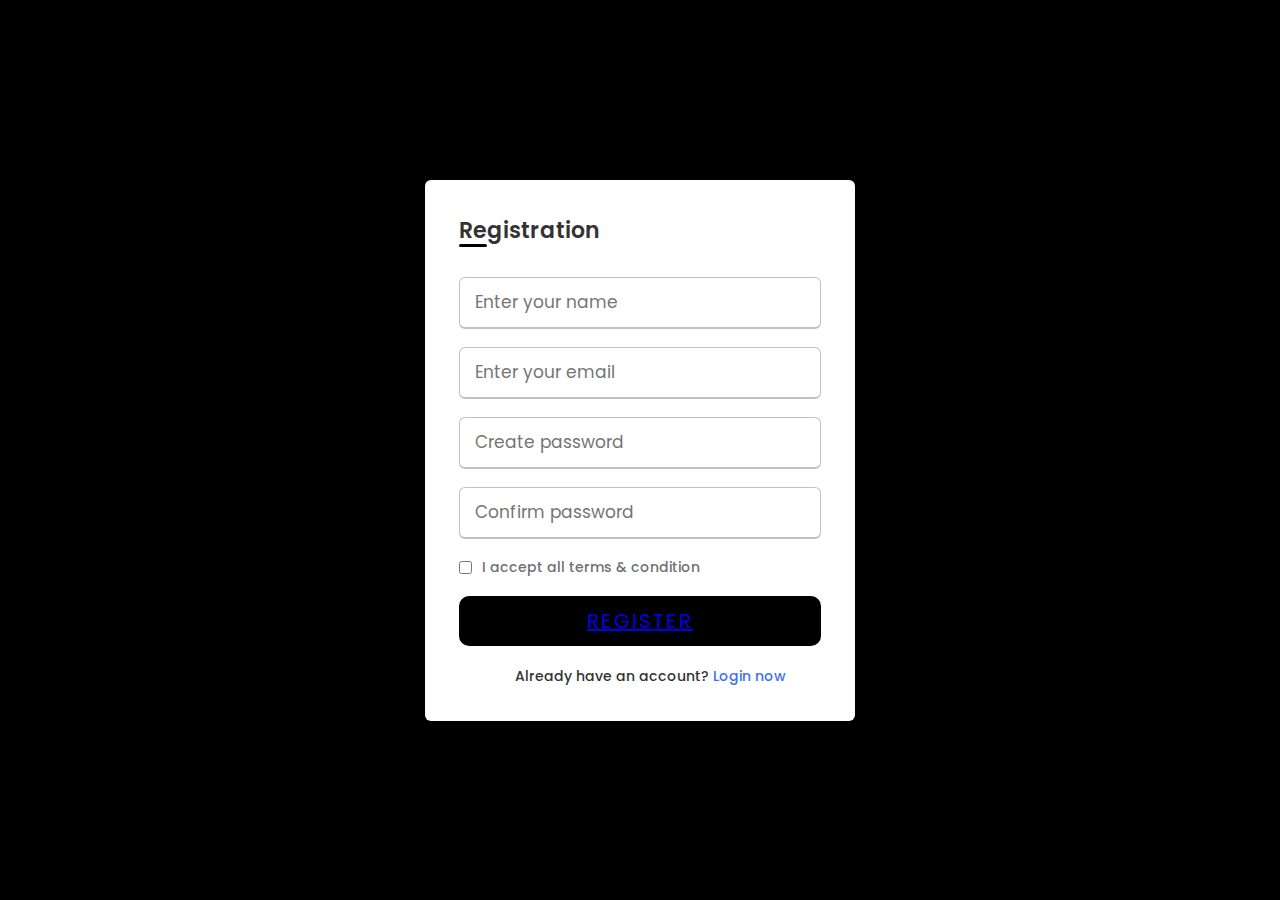
<file: loginpage.html>
<!DOCTYPE html>
<html lang="en">
<head>
    <meta charset="UTF-8">
    <meta name="viewport" content="width=device-width, initial-scale=1.0">
    <link rel="stylesheet" href="loginstyle.css">
    <title>Document</title>
</head>
<body>
    <div class="wrapper">
        <h2>Registration</h2>
        <form action="#">
          <div class="input-box">
            <input type="text" placeholder="Enter your name" required>
          </div>
          <div class="input-box">
            <input type="text" placeholder="Enter your email" required>
          </div>
          <div class="input-box">
            <input type="password" placeholder="Create password" required>
          </div>
          <div class="input-box">
            <input type="password" placeholder="Confirm password" required>
          </div>
          <div class="policy">
            <input type="checkbox">
            <h3>I accept all terms & condition</h3>
          </div>
          <div class="input-box button">
            <button ><a href="index.html">Register</a> </button>
          </div>
          <div class="text">
            <h3>Already have an account? <a href="#">Login now</a></h3>
          </div>
        </form>
      </div>
</body>
</html>
</file>
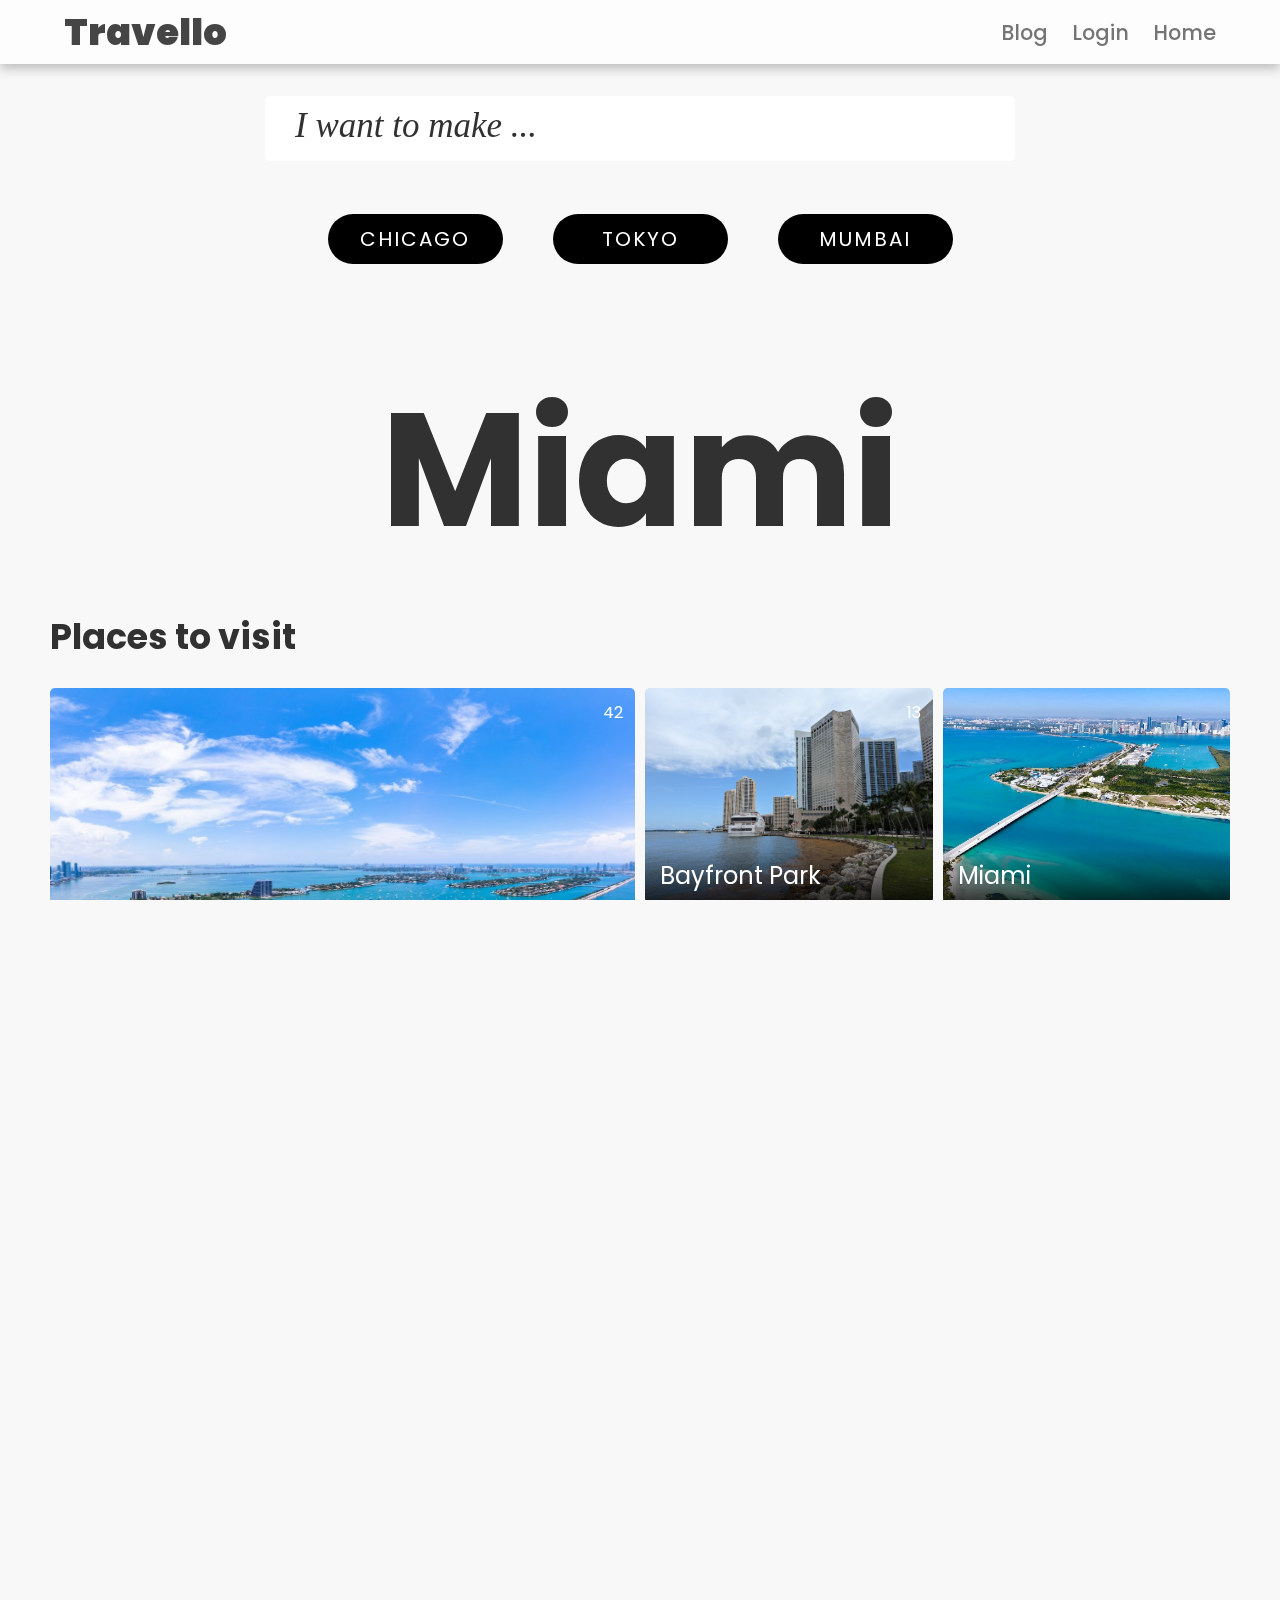
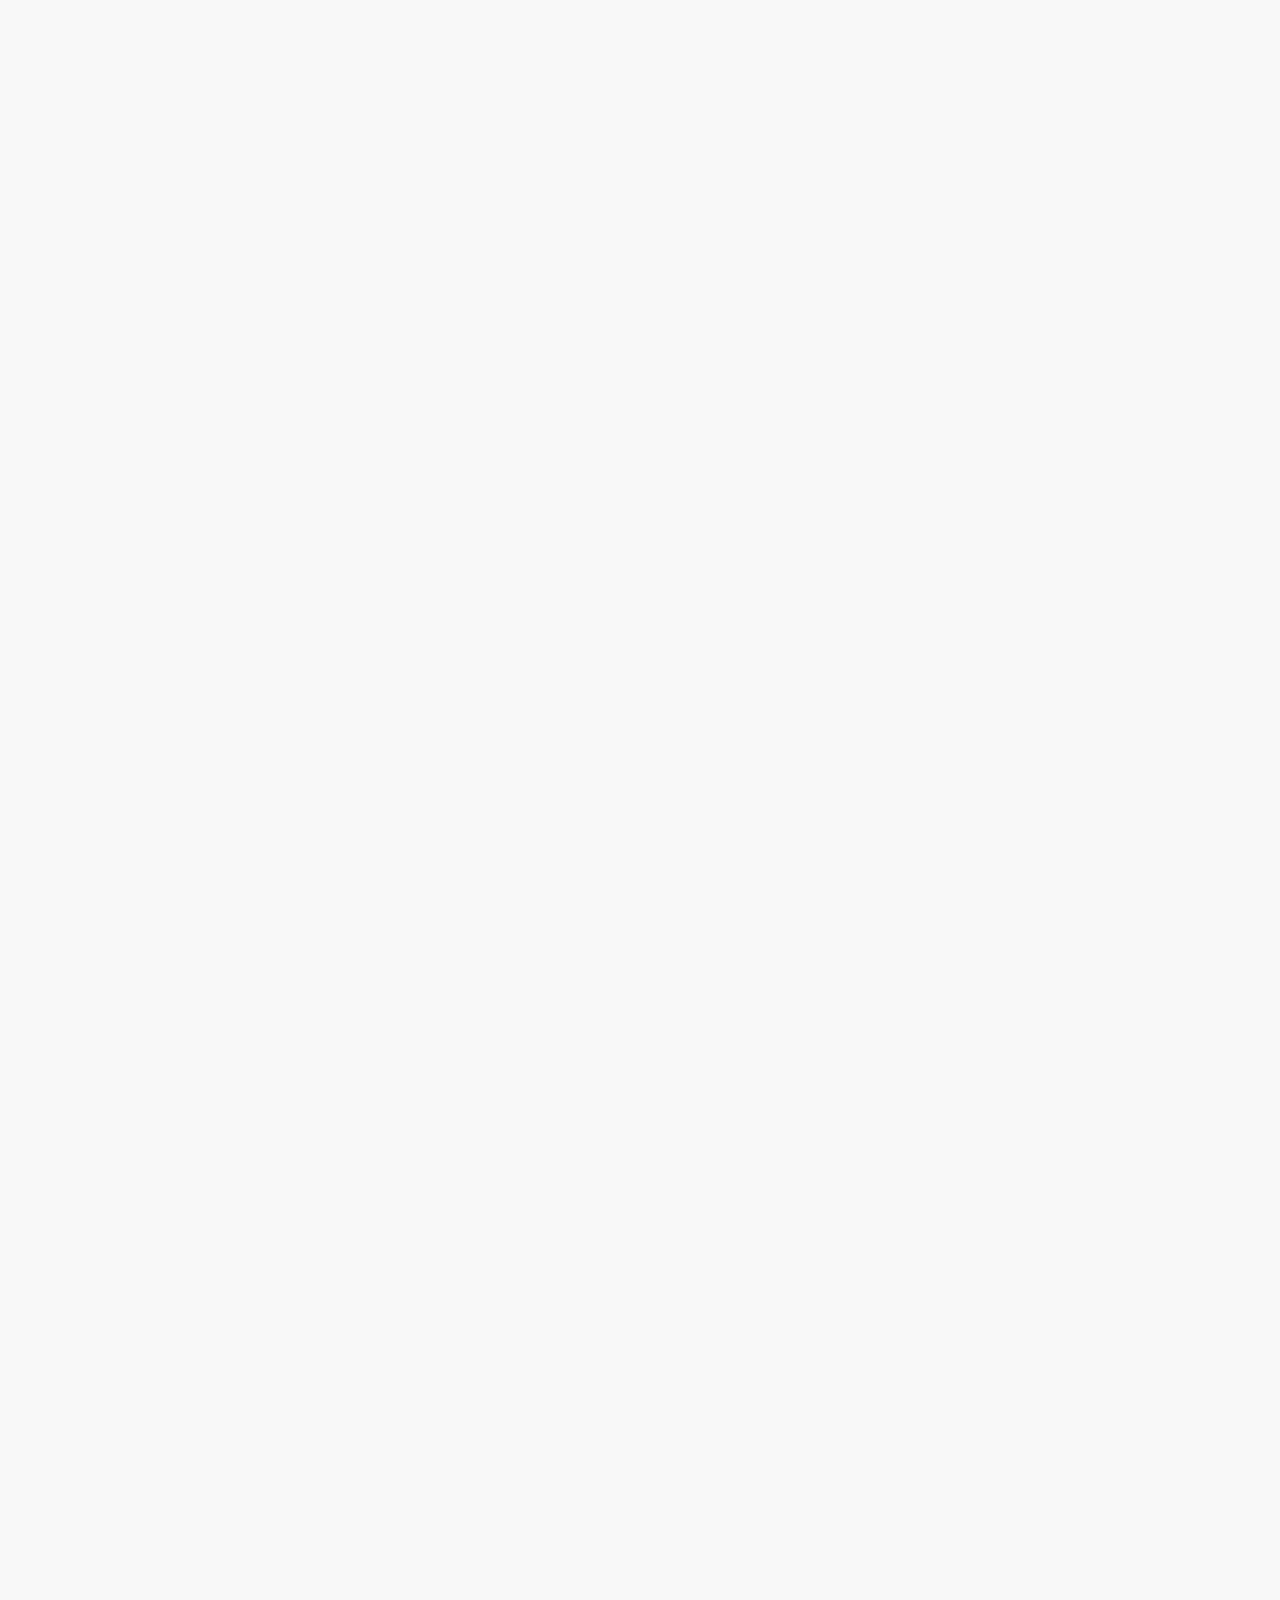
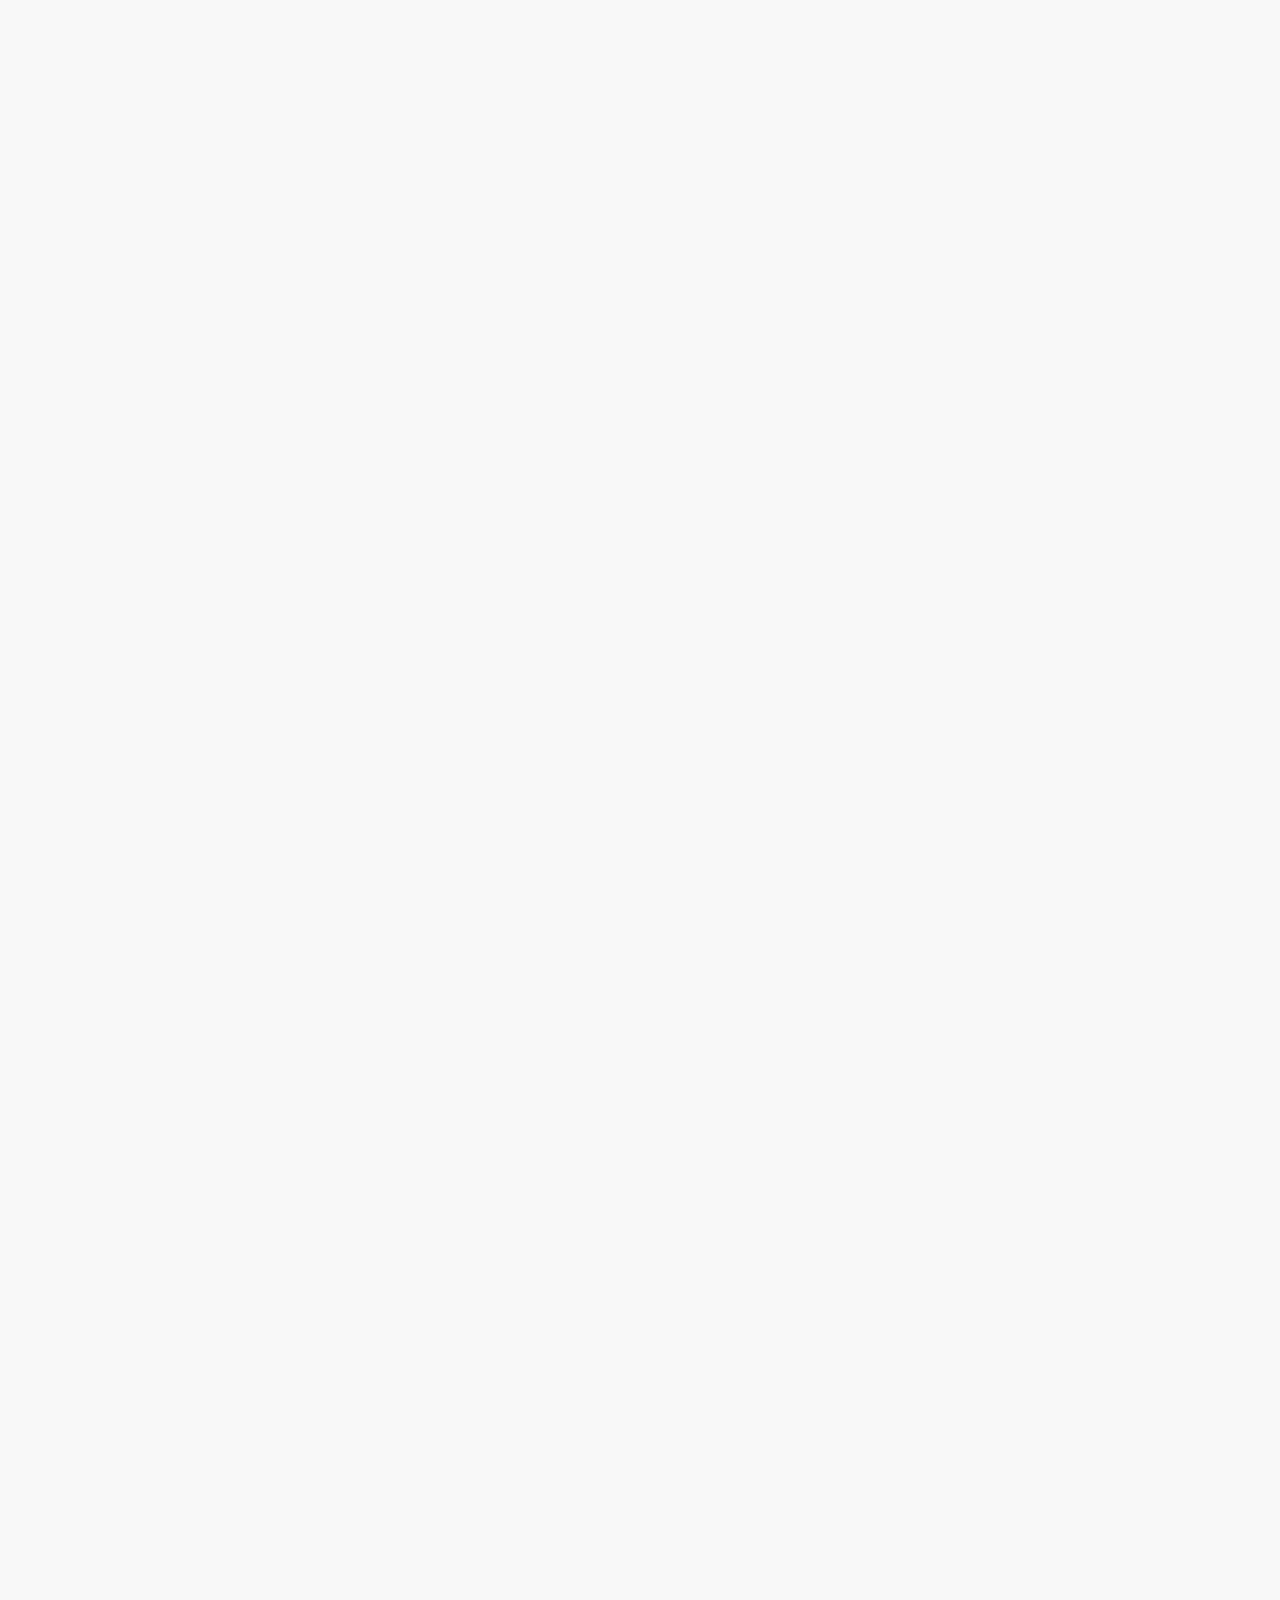
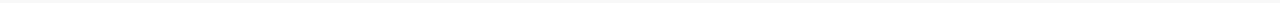
<file: Miamiindex.html>
<!-- Follow the video tutorial for this project at: BestOfCoding.com/tutorials/responsive-website-html-css-grid-flexbox -->

<!DOCTYPE html>
<html lang="en">

<head>
  <meta charset="UTF-8">
  <meta name="viewport" content="width=device-width, initial-scale=1.0">
  <meta http-equiv="X-UA-Compatible" content="ie=edge">

  <link href="https://fonts.googleapis.com/css?family=Playfair+Display:400,700|Poppins" rel="stylesheet">
  <link rel="stylesheet" href="https://use.fontawesome.com/releases/v5.7.0/css/all.css" integrity="sha384-lZN37f5QGtY3VHgisS14W3ExzMWZxybE1SJSEsQp9S+oqd12jhcu+A56Ebc1zFSJ"
    crossorigin="anonymous">
  <link rel="stylesheet" href="miamistyle.css">

  <title>Trevallo</title>
</head>

<body >

  <!-- <header class="site-header">
    <div class="wrapper">
      <div class="menu-icon"></div>
      <h1>Perfect Omelette</h1>
      <a href="#" class="special-link">Subscribe <span class="fas fa-angle-double-right"></span></a>
    </div>
  </header> -->
<div class=" navbar">
  <nav class="navbar" style="position: fixed top;  ">
    <div class="navbar-container container">
        <input type="checkbox" name="" id="">
        <div class="hamburger-lines">
            <span class="line line1"></span>
            <span class="line line2"></span>
            <span class="line line3"></span>
        </div>
        <ul class="menu-items">
            <li><a href="Blog.html">Blog</a></li>
            <li><a href="loginpage.html">Login</a></li>
            <li><a href="index.html">Home</a></li>
           
        </ul>
        <h1 class="logo"><b>Travello</b></h1>
    </div>
</nav>
 
</div>





  <main>
    <nav class="search">
      <form action="#">
        <input type="text" placeholder="I want to make ..." style="font-family: Georgia, 'Times New Roman', Times, serif;">
        <button><span class="fas fa-search"></span></button>
      </form>

      <ul>
        <li>
          <a href="indexChicago.html" class="btn">Chicago</a>
        </li>
        <li>
          <a href="tokyoindex.html" class="btn">Tokyo</a>
        </li>
        <li>
          <a href="indexMumbai.html" class="btn">mumbai</a>
        </li>
      </ul>
    </nav>

    <div class="heading" style="text-align: center; font-size: 80px;"> <h1> Miami</h1> </div>


    <section class="featured">
      <h1>Places to visit</h1>
      <div class="cards">
        <a href="#" class="card card-1">
          <article>
            <img src="Web coding TEE images/City 4 Miami/places to visit/Jungle Island.jpg" alt="Food">
        
            <div class="comments">
              <span class="far fa-comment"></span>
              42
            </div>
            <h2>Junge Island</h2>
          </article>
        </a>
        <a href="#" class="card card-2">
          <article>
            <img src="Web coding TEE images/City 4 Miami/places to visit/Bayside market.jpg" alt="Food">
          
            <div class="comments">
              <span class="far fa-comment"></span>
              8
            </div>
            <h2>Bayside market</h2>
          </article>
        </a>
        <a href="#" class="card card-3">
          <article>
            <img src="Web coding TEE images/City 4 Miami/places to visit/Bayfront park.jpg" alt="Food">
           
            <div class="comments">
              <span class="far fa-comment"></span>
              13
            </div>
            <h2>bayfront park</h2>
          </article>
        </a>
        <a href="#" class="card card-4">
          <article>
            <img src="Web coding TEE images/City 4 Miami/places to visit/Miami seaquarium.jpg" alt="Food">
         
            <h2>Miami</h2>
          </article>
        </a>
      </div>
    </section>

    <aside class="ad-1">
      <iframe width="375" height="250" src="https://www.youtube.com/embed/mD-26NXwL1Y?si=XE18A0AHa3syRQx6" title="YouTube video player" frameborder="0" allow="accelerometer; autoplay; clipboard-write; encrypted-media; gyroscope; picture-in-picture; web-share" referrerpolicy="strict-origin-when-cross-origin" allowfullscreen></iframe>
      <iframe width="375" height="250" src="https://www.youtube.com/embed/yQCBAaJg1LE?si=2lMbCLKd_Uh7-4Ea" title="YouTube video player" frameborder="0" allow="accelerometer; autoplay; clipboard-write; encrypted-media; gyroscope; picture-in-picture; web-share" referrerpolicy="strict-origin-when-cross-origin" allowfullscreen></iframe>
      <iframe width="375" height="250" src="https://www.youtube.com/embed/BlsJOnSy6cw?si=iipVVQ2-Dwe3ka1O" title="YouTube video player" frameborder="0" allow="accelerometer; autoplay; clipboard-write; encrypted-media; gyroscope; picture-in-picture; web-share" referrerpolicy="strict-origin-when-cross-origin" allowfullscreen></iframe>
    </aside>
   

    <div class="mid-area">
      <section class="latest">
        <h1>Places to stay in Chicago</h1>
        <div class="cards">
          <a href="#" class="card">
            <article>
              <div class="img-container">
                <img src="Web coding TEE images/City 4 Miami/Place to stay/Mayfair House Hotel & Garden.jpeg" alt="Food">
              </div>
              <div class="description">
                <header>
                 
                  <h2>Mayfair House Hotel & Garden</h2>
                </header>
                <button class="button"> Book now</button>
              </div>
            </article>
          </a>
          <a href="#" class="card">
            <article>
              <div class="img-container">
                <img src="Web coding TEE images/City 4 Miami/Place to stay/The Ritz-Carlton Coconut Grove, Miami.jpg" alt="Food">
              </div>
              <div class="description">
                <header>
                 
                  <h2>The Ritz-Carlton Coconut Grove, Miami</h2>
                </header>
                <button class="button"> Book now</button>
              </div>
            </article>
          </a>
          <a href="#" class="card">
            <article>
              <div class="img-container">
                <img src="Web coding TEE images/City 4 Miami/Place to stay/Mandarin Oriental, Miami.jpg" alt="Food">
              </div>
              <div class="description">
                <header>
                 
                  <h2>Mandarin Oriental, Miami</h2>
                </header>
                <button class="button"> Book now</button>
              </div>
            </article>
          </a>
          <a href="#" class="card">
            <article>
              <div class="img-container">
                <img src="Web coding TEE images/City 4 Miami/Place to stay/Four Seasons Hotel Miami.jpg" alt="Food">
              </div>
              <div class="description">
                <header>
                
                  <h2>Four Seasons Hotel Miami</h2>
                </header>
                <button class="button"> Book now</button>
              </div>
            </article>
          </a>
          <a href="#" class="card">
            <article>
              <div class="img-container">
                <img src="Web coding TEE images/City 4 Miami/Place to stay/W Miami.jpg" alt="Food">
              </div>
              <div class="description">
                <header>
                 
                  <h2>W Miami</h2>
                </header>
                <button class="button"> Book now</button>
              </div>
            </article>
          </a>
        </div>
      </section>
      <!-- <div class="sidebar">
        <section class="popular">
          <h1>Popular Recipes</h1>
          <ul>
            <li>
              <a href="#">
                <article>
                  <img src="https://i.ibb.co/qyj59nM/10.jpg" alt="Food">
                  <div class="description">
                    <div class="tag-2">Recipe</div>
                    <h2>Lorem ipsum dolor sit amet consectetur.</h2>
                    <div class="stars">
                      <span class="fas fa-star"></span> 4.8
                    </div>
                  </div>
                </article>
              </a>
            </li>
            <li>
              <a href="#">
                <article>
                  <img src="https://i.ibb.co/sgjsbjY/11.jpg" alt="Food">
                  <div class="description">
                    <div class="tag-2">Recipe</div>
                    <h2>Lorem ipsum dolor sit amet consectetur adipisicing elit.</h2>
                    <div class="stars">
                      <span class="fas fa-star"></span> 4.4
                    </div>
                  </div>
                </article>
              </a>
            </li>
            <li>
              <a href="#">
                <article>
                  <img src="https://i.ibb.co/sgjsbjY/11.jpg" alt="Food">
                  <div class="description">
                    <div class="tag-2">Recipe</div>
                    <h2>Lorem ipsum dolor sit amet consectetur adipisicing elit.</h2>
                    <div class="stars">
                      <span class="fas fa-star"></span> 4.4
                    </div>
                  </div>
                </article>
              </a>
            </li>
            <li>
              <a href="#">
                <article>
                  <img src="https://i.ibb.co/DwXPpmk/12.jpg" alt="Food">
                  <div class="description">
                    <div class="tag-2">Recipe</div>
                    <h2>Lorem ipsum dolor sit, amet consectetur adipisicing.</h2>
                    <div class="stars">
                      <span class="fas fa-star"></span> 4.7
                    </div>
                  </div>
                </article>
              </a>
            </li>
          </ul>
        </section> -->
        
      </div>
    </div>

    <section class="collections">
      <h1 style="color: rgb(168, 180, 192);">Use this this to go around the city</h1>
      <div class="cards">
        <a href="#" class="card">
          <article>
            <img src="Web coding TEE images/City 4 Miami/transport/Bus.jpg" alt="Food">
            <div class="description">
              
              <h2>Bus</h2>
          
            </div>
          </article>
        </a>
        <a href="#" class="card">
          <article>
            <img src="Web coding TEE images/City 4 Miami/transport/miamidade-metrorail.jpg" alt="Food">
            <div class="description">
             
              <h2>Metrorail</h2>
            
            </div>
          </article>
        </a>
        <a href="#" class="card">
          <article>
            <img src="Web coding TEE images/City 4 Miami/transport/Brightline-Train-Front-1440x900.jpg" alt="Food">
            <div class="description">
       
              <h2>Miami's Trolley Systems</h2>
           
            </div>
          </article>
        </a>
      </div>
    </section>

    <section class="recipes">
      <h1>Places to eat</h1>
      <div class="cards">
        <a href="#" class="card small">
          <article>
            <img src="Web coding TEE images/City 4 Miami/food/2022-01-25.jpg" alt="Food">
            <div class="stars">
              <span class="fas fa-star"></span> 4.9
            </div>
            <h2>CVI.CHE 105.</h2>
          </article>
        </a>
        <a href="#" class="card big">
          <article>
            <img src="Web coding TEE images/City 4 Miami/food/Novecento.jpg" alt="Food">
            <div class="stars">
              <span class="fas fa-star"></span> 4.9
            </div>
            <h2>Novecento</h2>
          </article>
        </a>
        <a href="#" class="card medium">
          <article>
            <img src="Web coding TEE images/City 4 Miami/food/Red rooster.jpg" alt="Food">
            <div class="stars">
              <span class="fas fa-star"></span> 4.9
            </div>
            <h2>Red Rooster Overtown.</h2>
          </article>
        </a>
        <a href="#" class="card medium">
          <article>
            <img src="Web coding TEE images/City 4 Miami/food/Komodo Miami.jpg" alt="Food">
            <div class="stars">
              <span class="fas fa-star"></span> 4.9
            </div>
            <h2>Komodo Miami</h2>
          </article>
        </a>
        <a href="#" class="card small">
          <article>
            <img src="Web coding TEE images/City 4 Miami/food/Kaori Miami.jpg" alt="Food">
            <div class="stars">
              <span class="fas fa-star"></span> 4.9
            </div>
            <h2>Kaori Miami</h2>
          </article>
        </a>
        <a href="#" class="card small">
          <article>
            <img src="Web coding TEE images/City 4 Miami/food/Fiore Caffe Miami.jpg" alt="Food">
            <div class="stars">
              <span class="fas fa-star"></span> 4.9
            </div>
            <h2>Fiore Caffe Miami.</h2>
          </article>
        </a>
      </div>
      <a href="#" class="special-link">More places <span class="fas fa-angle-double-right"></span></a>
    </section>

    <!-- <aside class="ad-3">
      <div class="container">
        <h1>Our Monthly Magazine</h1>
        <p>An absolute must-have for aspiring chefs</p>
      </div>
      <a href="#" class="btn">Subscribe</a>
    </aside> -->
  </main>

  <footer class="site-footer">
    <div class="wrapper">
      <section>
        <p>Travello.com</p>
        <ul class="socials">
          <li><a href="#" class="box"></a></li>
          <li><a href="#" class="box"></a></li>
          <li><a href="#" class="box"></a></li>
        </ul>
      </section>
      <section>
        <h1>Explore</h1>
        <ul>
    
          <li><a href="#">Articles</a></li>
          <li><a href="#">Videos</a></li>
        </ul>
      </section>
      <section>
        <h1>About</h1>
        <ul>
          <li><a href="#">About</a></li>
          <li><a href="#">Contact</a></li>
        </ul>
      </section>
      <section>
        <h1>Legal</h1>
        <ul>
          <li><a href="#">Terms</a></li>
          <li><a href="#">Privacy</a></li>
        </ul>
      </section>
    </div>
    <small>&copy; Copyright 2019, Travello.com</small>
  </footer>
</body>

</html>
</file>
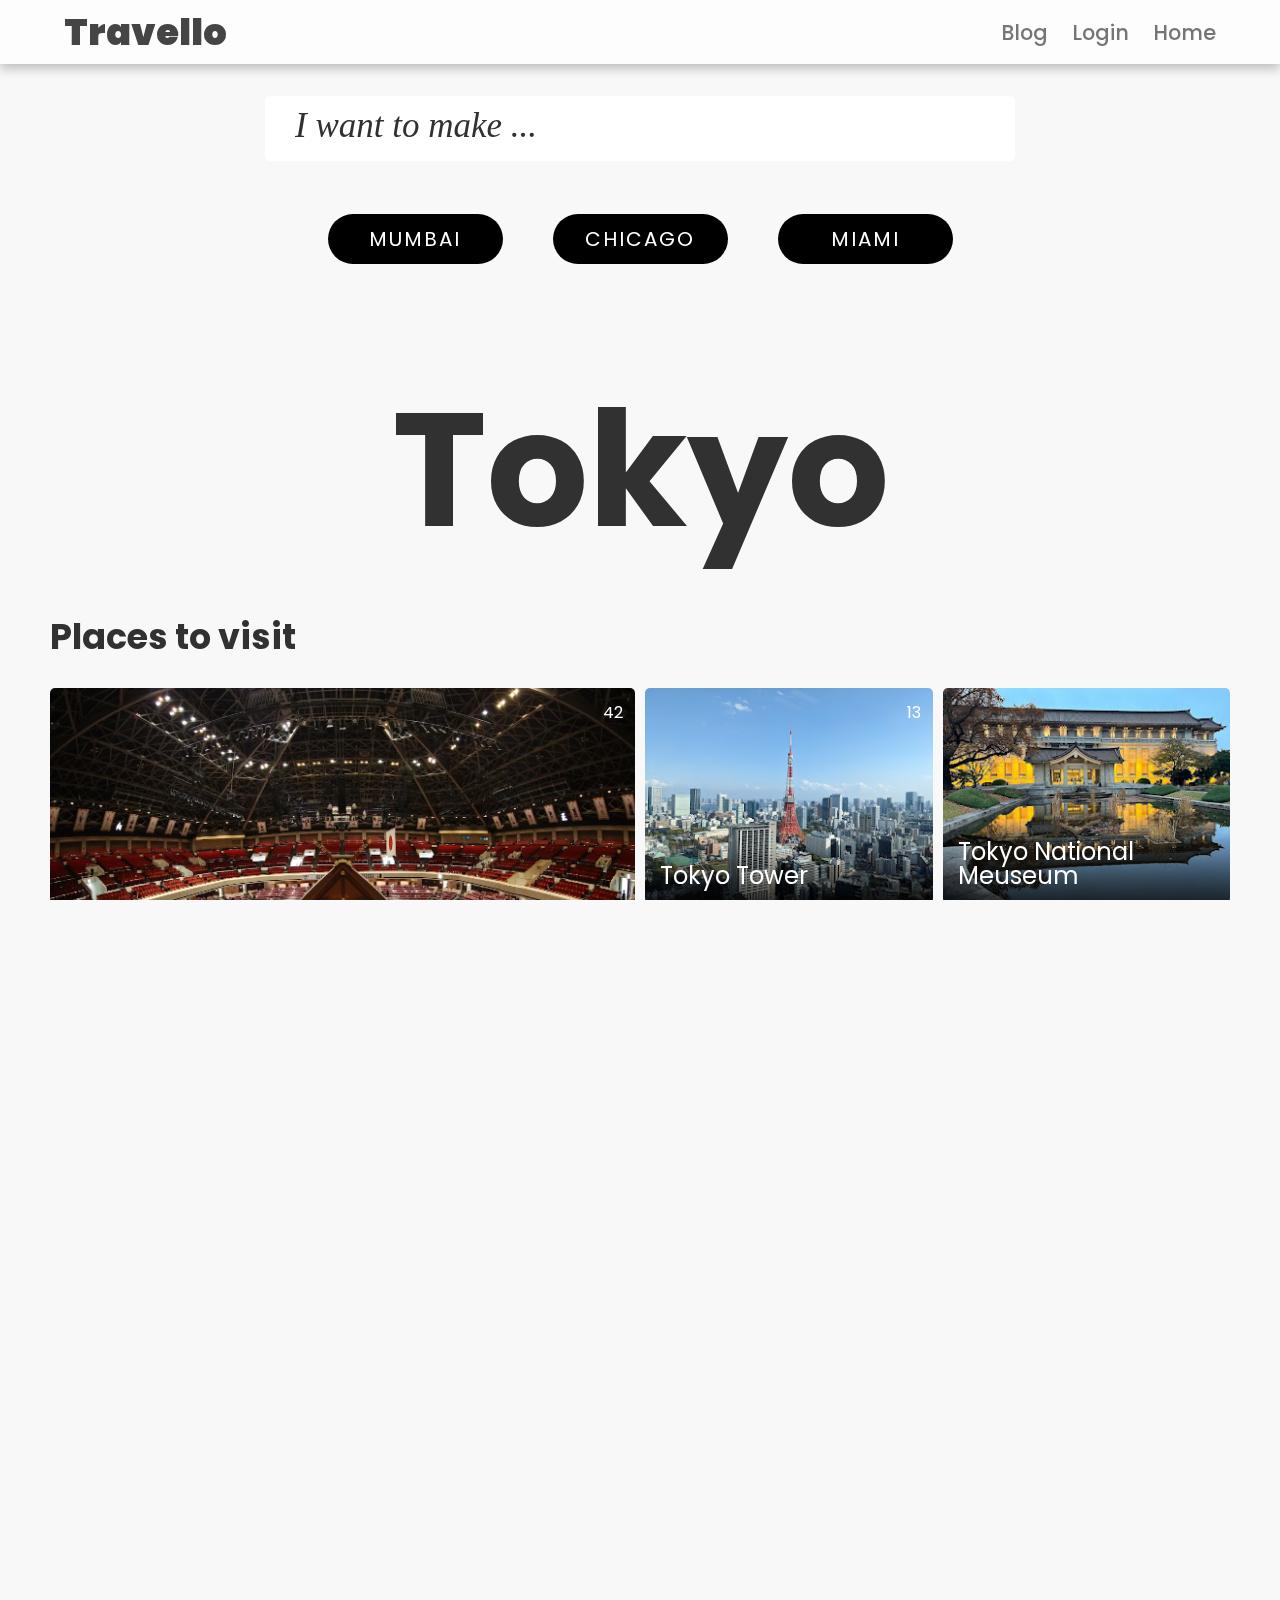
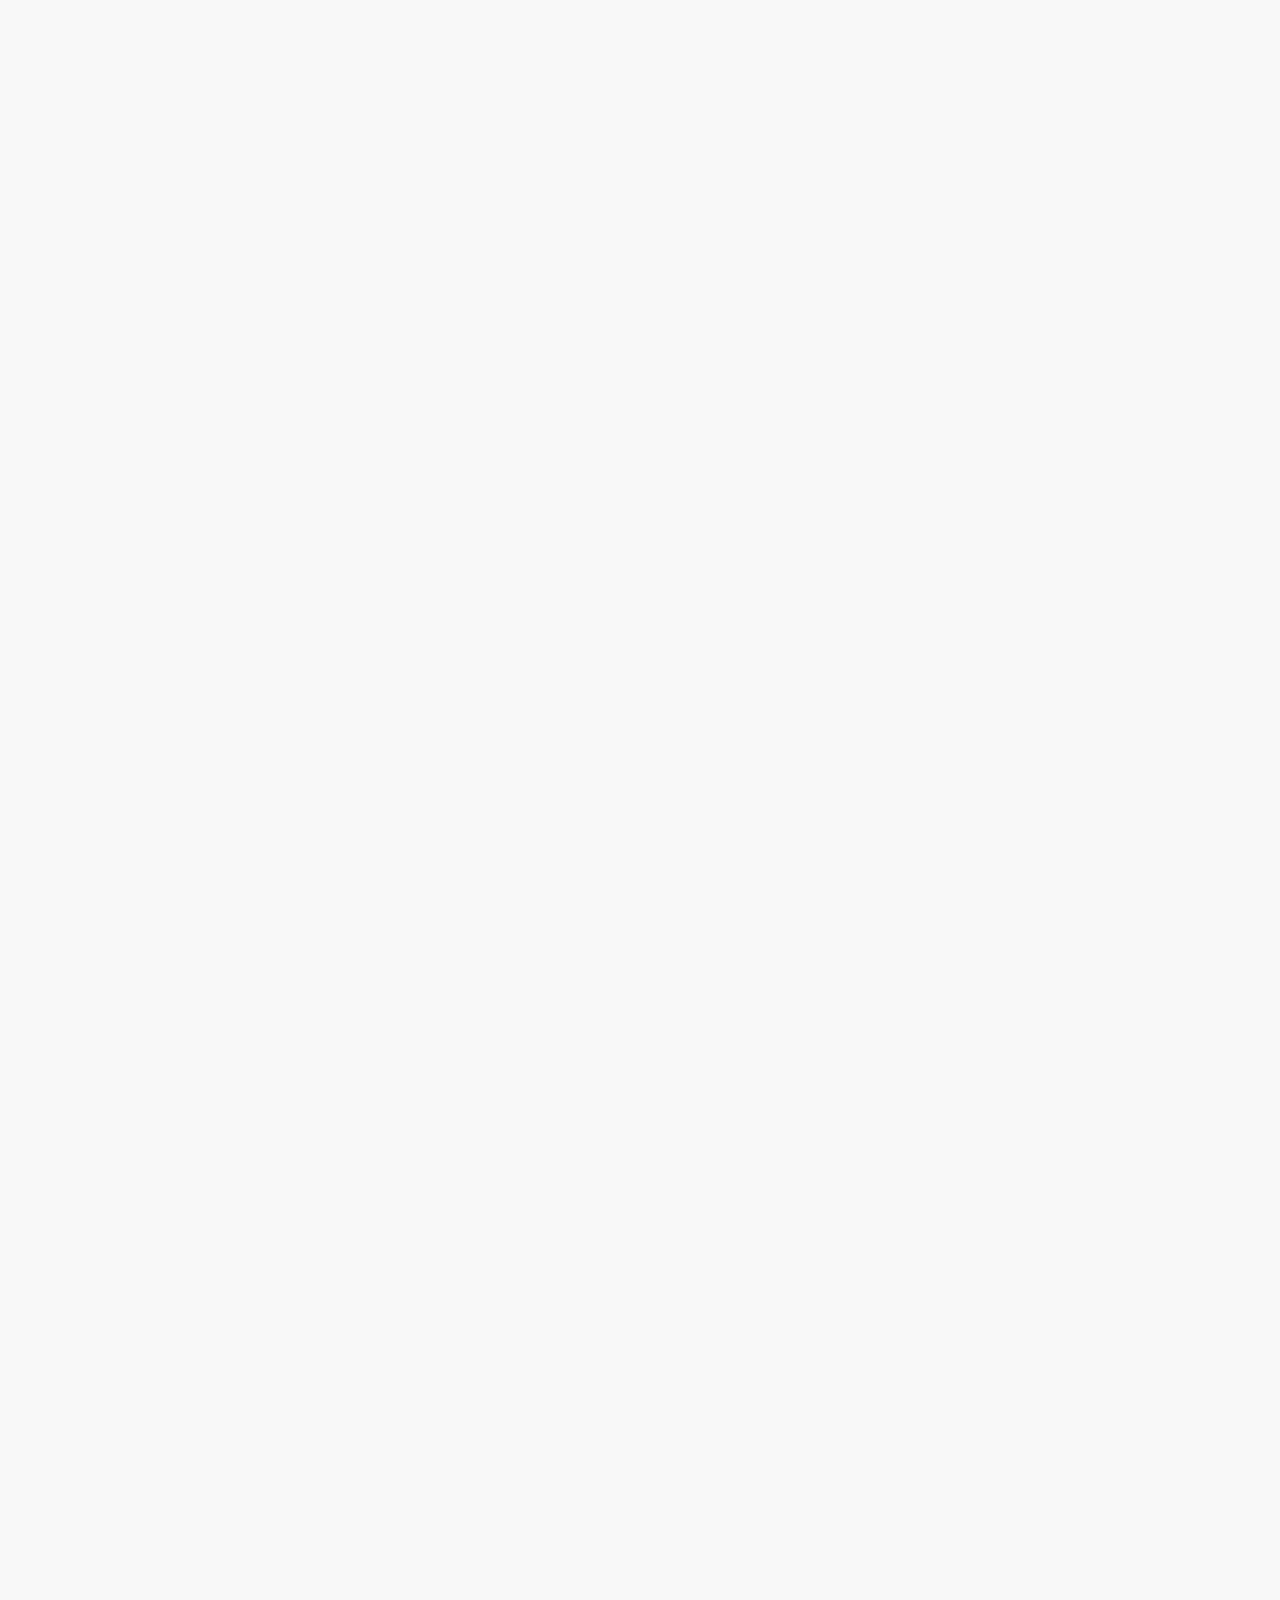
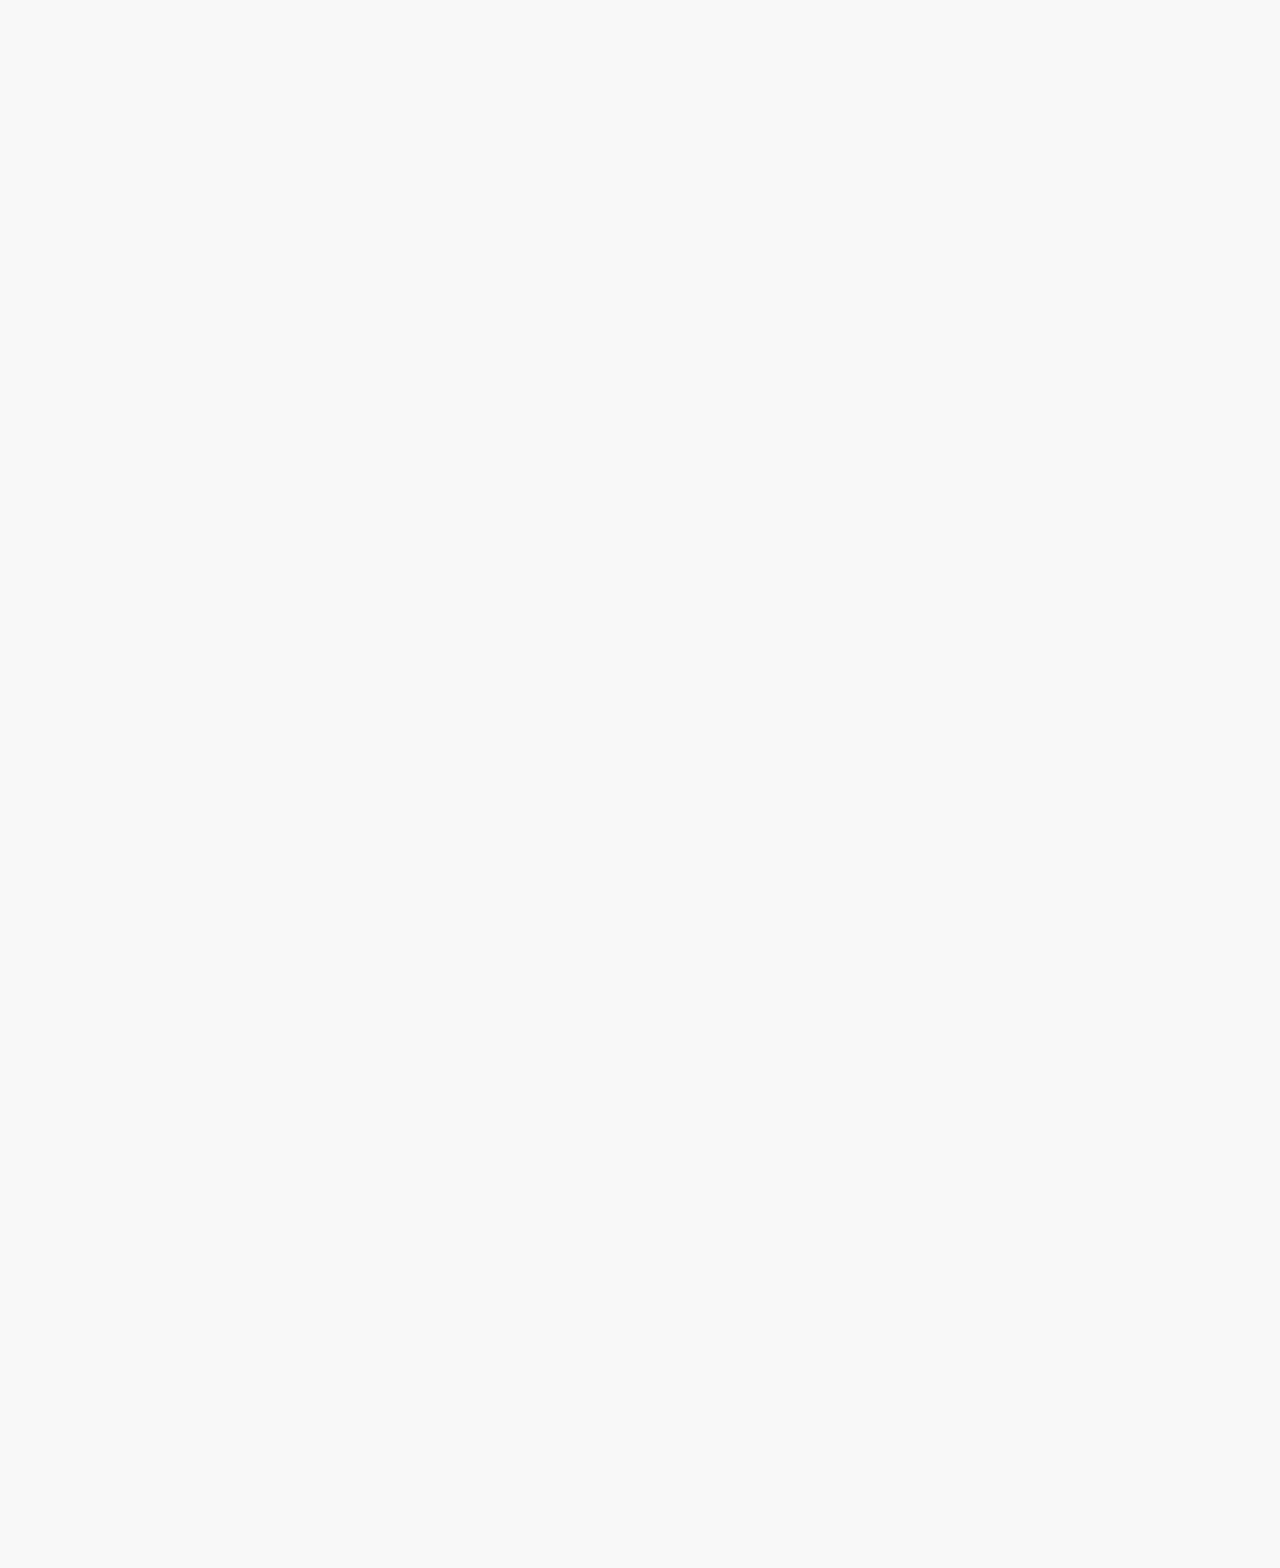
<file: tokyoindex.html>
<!-- Follow the video tutorial for this project at: BestOfCoding.com/tutorials/responsive-website-html-css-grid-flexbox -->

<!DOCTYPE html>
<html lang="en">

<head>
  <meta charset="UTF-8">
  <meta name="viewport" content="width=device-width, initial-scale=1.0">
  <meta http-equiv="X-UA-Compatible" content="ie=edge">

  <link href="https://fonts.googleapis.com/css?family=Playfair+Display:400,700|Poppins" rel="stylesheet">
  <link rel="stylesheet" href="https://use.fontawesome.com/releases/v5.7.0/css/all.css" integrity="sha384-lZN37f5QGtY3VHgisS14W3ExzMWZxybE1SJSEsQp9S+oqd12jhcu+A56Ebc1zFSJ"
    crossorigin="anonymous">
  <link rel="stylesheet" href="tokyostyle.css">

  <title>Trevallo</title>
</head>

<body >

  <!-- <header class="site-header">
    <div class="wrapper">
      <div class="menu-icon"></div>
      <h1>Perfect Omelette</h1>
      <a href="#" class="special-link">Subscribe <span class="fas fa-angle-double-right"></span></a>
    </div>
  </header> -->
<div class=" navbar">
  <nav class="navbar" style="position: fixed top;  ">
    <div class="navbar-container container">
        <input type="checkbox" name="" id="">
        <div class="hamburger-lines">
            <span class="line line1"></span>
            <span class="line line2"></span>
            <span class="line line3"></span>
        </div>
        <ul class="menu-items">
            <li><a href="Blog.html">Blog</a></li>
            <li><a href="loginpage.html">Login</a></li>
            <li><a href="index.html">Home</a></li>
           
        </ul>
        <h1 class="logo"><b>Travello</b></h1>
    </div>
</nav>
 
</div>





  <main>
    <nav class="search">
      <form action="#">
        <input type="text" placeholder="I want to make ..."  style="font-family: Georgia, 'Times New Roman', Times, serif;">
        <button><span class="fas fa-search"></span></button>
      </form>

      <ul>
        <li>
          <a href="indexMumbai.html" class="btn">Mumbai</a> 
        </li>
        <li>
          <a href="indexChicago.html" class="btn">Chicago</a>
        </li>
        <li>
          <a href="Miamiindex.html" class="btn">Miami</a>
        </li>
      </ul>
    </nav>

    <div class="heading" style="text-align: center; font-size: 80px;"> <h1> Tokyo</h1> </div>


    <section class="featured">
      <h1>Places to visit</h1>
      <div class="cards">
        <a href="#" class="card card-1">
          <article>
            <img src="Web coding TEE images/City2 Tokyo/2024-01-26.webp" alt="Food">
           
            <div class="comments">
              <span class="far fa-comment"></span>
              42
            </div>
            <h2>Ryogoku Kokugikan National Sumo Arena</h2>
          </article>
        </a>
        <a href="#" class="card card-2">
          <article>
            <img src="Web coding TEE images/City2 Tokyo/Sensō-ji.jpg" alt="Food">
         
            <div class="comments">
              <span class="far fa-comment"></span>
              8
            </div>
            <h2>Sensō-ji</h2>
          </article>
        </a>
        <a href="#" class="card card-3">
          <article>
            <img src="Web coding TEE images/City2 Tokyo/Tokyo Tower.jpg" alt="Food">
           
            <div class="comments">
              <span class="far fa-comment"></span>
              13
            </div>
            <h2>Tokyo tower</h2>
          </article>
        </a>
        <a href="#" class="card card-4">
          <article>
            <img src="Web coding TEE images/City2 Tokyo/Tokyo National Museum.jpg" alt="Food">
            <h2>Tokyo National meuseum</h2>
          </article>
        </a>
      </div>
    </section>

    <aside class="ad-1">
      <iframe width="375" height="250" src="https://www.youtube.com/embed/IuTDuvYr7f0?si=2EKRtH_GoF-dEkbP" title="YouTube video player" frameborder="0" allow="accelerometer; autoplay; clipboard-write; encrypted-media; gyroscope; picture-in-picture; web-share" referrerpolicy="strict-origin-when-cross-origin" allowfullscreen></iframe>
      <iframe width="375" height="250" src="https://www.youtube.com/embed/cS-hFKC_RKI?si=1SWJTR5WpmpeQ4mJ" title="YouTube video player" frameborder="0" allow="accelerometer; autoplay; clipboard-write; encrypted-media; gyroscope; picture-in-picture; web-share" referrerpolicy="strict-origin-when-cross-origin" allowfullscreen></iframe>
      <iframe width="375" height="250" src="https://www.youtube.com/embed/ngdNGX_23Gs?si=9DXqHXSoQMO9HcnR" title="YouTube video player" frameborder="0" allow="accelerometer; autoplay; clipboard-write; encrypted-media; gyroscope; picture-in-picture; web-share" referrerpolicy="strict-origin-when-cross-origin" allowfullscreen></iframe>
    </aside>
    
    <div class="mid-area">
      <section class="latest">
        <h1>Places to stay in Chicago</h1>
        <div class="cards">
          <a href="#" class="card">
            <article>
              <div class="img-container">
                <img src="Web coding TEE images/City2 Tokyo/places to stay/Keio Plaza Hotel Tokyo.jpg" alt="Food">
              </div>
              <div class="description">
                <header>
                  
                  <h2>Keio Plaza Hotel Tokyo.</h2>
                </header>
                <button class="button"> Book now</button>
              </div>
            </article>
          </a>
          <a href="#" class="card">
            <article>
              <div class="img-container">
                <img src="Web coding TEE images/City2 Tokyo/places to stay/483832261.jpg" alt="Food">
              </div>
              <div class="description">
                <header>
         
                  <h2>Hilton Tokyo</h2>
                </header>
                <button class="button"> Book now</button>
              </div>
            </article>
          </a>
          <a href="#" class="card">
            <article>
              <div class="img-container">
                <img src="Web coding TEE images/City2 Tokyo/places to stay/Daiwa Roynet Hotel Tokyo Akabane.jpg" alt="Food">
              </div>
              <div class="description">
                <header>
             
                  <h2>Daiwa Roynet Hotel Tokyo Akabane</h2>
                </header>
                <button class="button"> Book now</button>
              </div>
            </article>
          </a>
          <a href="#" class="card">
            <article>
              <div class="img-container">
                <img src="Web coding TEE images/City2 Tokyo/places to stay/TOKYO-W-inn Asakusa.jpg" alt="Food">
              </div>
              <div class="description">
                <header>
                
                  <h2>TOKYO-W-inn Asakusa</h2>
                </header>
                <button class="button"> Book now</button>
              </div>
            </article>
          </a>
          <a href="#" class="card">
            <article>
              <div class="img-container">
                <img src="Web coding TEE images/City2 Tokyo/places to stay/Tokyo Bay Shiomi Prince Hotel.jpg" alt="Food">
              </div>
              <div class="description">
                <header>
                  
                  <h2>Tokyo Bay Shiomi Prince Hotel.</h2>
                </header>
                <button class="button"> Book now</button>
              </div>
            </article>
          </a>
        </div>
      <!-- </section>
      <div class="sidebar">
        <section class="popular">
          <h1>Popular Recipes</h1>
          <ul>
            <li>
              <a href="#">
                <article>
                  <img src="https://i.ibb.co/qyj59nM/10.jpg" alt="Food">
                  <div class="description">
                    <div class="tag-2">Recipe</div>
                    <h2>Lorem ipsum dolor sit amet consectetur.</h2>
                    <div class="stars">
                      <span class="fas fa-star"></span> 4.8
                    </div>
                  </div>
                </article>
              </a>
            </li>
            <li>
              <a href="#">
                <article>
                  <img src="https://i.ibb.co/sgjsbjY/11.jpg" alt="Food">
                  <div class="description">
                    <div class="tag-2">Recipe</div>
                    <h2>Lorem ipsum dolor sit amet consectetur adipisicing elit.</h2>
                    <div class="stars">
                      <span class="fas fa-star"></span> 4.4
                    </div>
                  </div>
                </article>
              </a>
            </li>
            <li>
              <a href="#">
                <article>
                  <img src="https://i.ibb.co/sgjsbjY/11.jpg" alt="Food">
                  <div class="description">
                    <div class="tag-2">Recipe</div>
                    <h2>Lorem ipsum dolor sit amet consectetur adipisicing elit.</h2>
                    <div class="stars">
                      <span class="fas fa-star"></span> 4.4
                    </div>
                  </div>
                </article>
              </a>
            </li>
            <li>
              <a href="#">
                <article>
                  <img src="https://i.ibb.co/DwXPpmk/12.jpg" alt="Food">
                  <div class="description">
                    <div class="tag-2">Recipe</div>
                    <h2>Lorem ipsum dolor sit, amet consectetur adipisicing.</h2>
                    <div class="stars">
                      <span class="fas fa-star"></span> 4.7
                    </div>
                  </div>
                </article>
              </a>
            </li>
          </ul>
        </section> -->
   
      </div>
    </div>

    <section class="collections">
      <h1 style="color: rgb(168, 180, 192)"> Use this this to go around the city</h1>
      <div class="cards">
        <a href="#" class="card">
          <article>
            <img src="Web coding TEE images/City2 Tokyo/trasport/metro.jpg" alt="Food">
            <div class="description">
           
              <h2>Metro</h2>
         
            </div>
          </article>
        </a>
        <a href="#" class="card">
          <article>
            <img src="Web coding TEE images/City2 Tokyo/trasport/subway.jpg" alt="Food">
            <div class="description">
 
              <h2>Subway</h2>
              <p></p>
            </div>
          </article>
        </a>
        <a href="#" class="card">
          <article>
            <img src="Web coding TEE images/City2 Tokyo/trasport/LT_471_(LTZ_1471)_Arriva_London_New_Routemaster_(19522859218).jpg" alt="Food">
            <div class="description">
      
              <h2>Bus</h2>
              
            </div>
          </article>
        </a>
      </div>
    </section>

    <section class="recipes">
      <h1>Places to eat</h1>
      <div class="cards">
        <a href="#" class="card small">
          <article>
            <img src="Web coding TEE images/City2 Tokyo/Food/Tapas Molecular Bar.jpg" alt="Food">
            <div class="stars">
              <span class="fas fa-star"></span> 4.9
            </div>
            <h2>Tapas Molecular Bar.</h2>
          </article>
        </a>
        <a href="#" class="card big">
          <article>
            <img src="Web coding TEE images/City2 Tokyo/Food/Ninja Tokyo.jpg" alt="Food">
            <div class="stars">
              <span class="fas fa-star"></span> 4.9
            </div>
            <h2>Ninja Tokyo.</h2>
          </article>
        </a>
        <a href="#" class="card medium">
          <article>
            <img src="Web coding TEE images/City2 Tokyo/Food/Gonpachi Nishi-Azabu.jpg" alt="Food">
            <div class="stars">
              <span class="fas fa-star"></span> 4.9
            </div>
            <h2>Gonpachi Nishi-Azabu</h2>
          </article>
        </a>
        <a href="#" class="card medium">
          <article>
            <img src="Web coding TEE images/City2 Tokyo/Food/The Place of Tokyo.jpg" alt="Food">
            <div class="stars">
              <span class="fas fa-star"></span> 4.9
            </div>
            <h2>The Place of Tokyo</h2>
          </article>
        </a>
        <a href="#" class="card small">
          <article>
            <img src="Web coding TEE images/City2 Tokyo/Food/Gonpachi Nishi-Azabu.jpg" alt="Food">
            <div class="stars">
              <span class="fas fa-star"></span> 4.9
            </div>
            <h2>Gonpachi Nishi-Azabu</h2>
          </article>
        </a>
        <a href="#" class="card small">
          <article>
            <img src="Web coding TEE images/City2 Tokyo/Food/Den.jpg" alt="Food">
            <div class="stars">
              <span class="fas fa-star"></span> 4.9
            </div>
            <h2>Den</h2>
          </article>
        </a>
      </div>
      <a href="#" class="special-link">All Recipes <span class="fas fa-angle-double-right"></span></a>
    </section>

    <!-- <aside class="ad-3">
      <div class="container">
        <h1>Our Monthly Magazine</h1>
        <p>An absolute must-have for aspiring chefs</p>
      </div>
      <a href="#" class="btn">Subscribe</a>
    </aside> -->
  </main>

  <footer class="site-footer">
    <div class="wrapper">
      <section>
        <p>Travello.com</p>
        <ul class="socials">
          <li><a href="#" class="box"></a></li>
          <li><a href="#" class="box"></a></li>
          <li><a href="#" class="box"></a></li>
        </ul>
      </section>
      <section>
        <h1>Explore</h1>
        <ul>
          
          <li><a href="#">Articles</a></li>
          <li><a href="#">Videos</a></li>
        </ul>
      </section>
      <section>
        <h1>About</h1>
        <ul>
          <li><a href="#">About</a></li>
          <li><a href="#">Contact</a></li>
        </ul>
      </section>
      <section>
        <h1>Legal</h1>
        <ul>
          <li><a href="#">Terms</a></li>
          <li><a href="#">Privacy</a></li>
        </ul>
      </section>
    </div>
    <small>&copy; Copyright 2019, Travello.com</small>
  </footer>

</body>

</html>
</file>
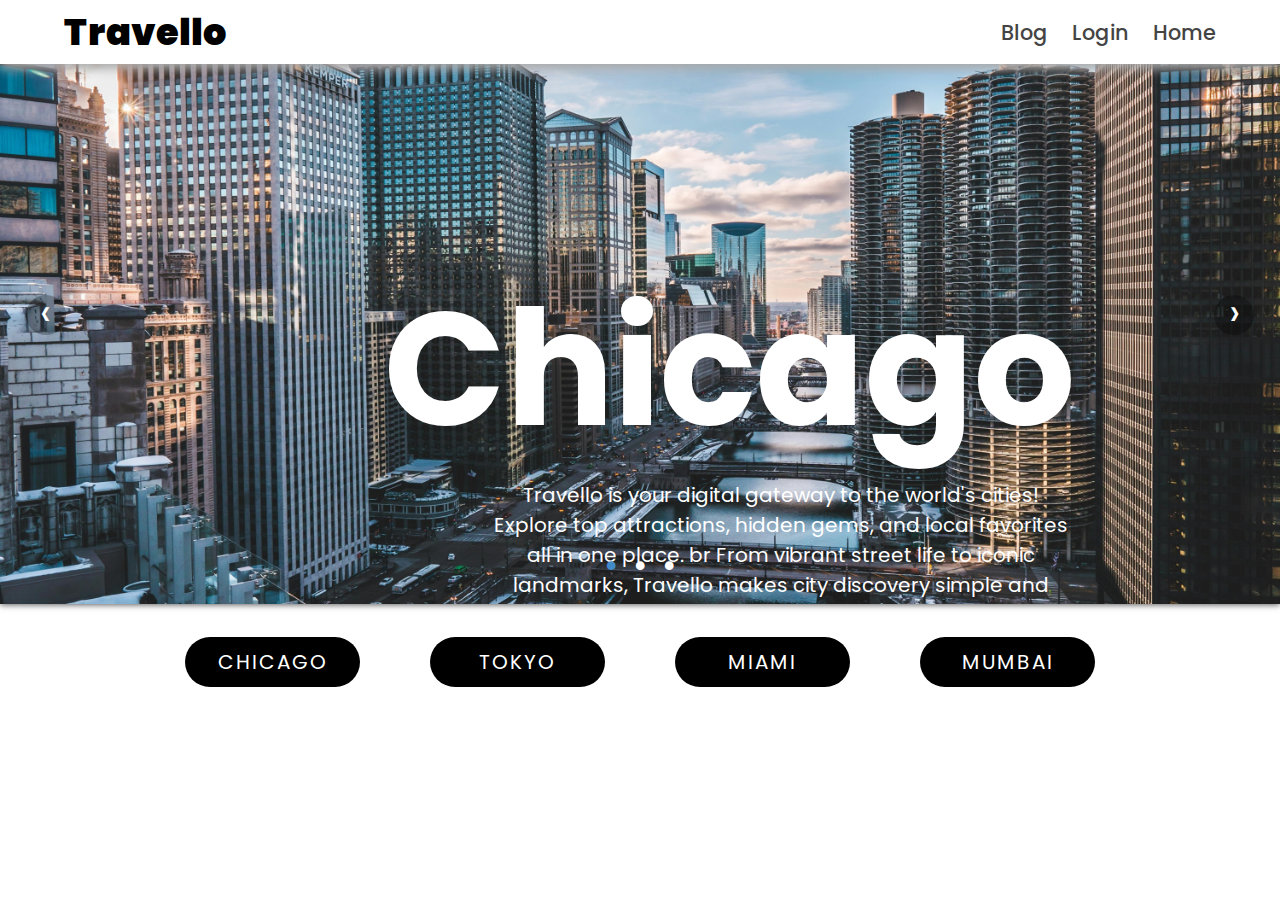
<file: TravelloHome.html>
<!DOCTYPE html>
<html lang="en">
<head>
  <meta charset="UTF-8">
  <meta name="viewport" content="width=device-width, initial-scale=1.0">

  <link href="https://fonts.googleapis.com/css?family=Playfair+Display:400,700|Poppins" rel="stylesheet">
  <link rel="stylesheet" href="https://use.fontawesome.com/releases/v5.7.0/css/all.css" integrity="sha384-lZN37f5QGtY3VHgisS14W3ExzMWZxybE1SJSEsQp9S+oqd12jhcu+A56Ebc1zFSJ"
    crossorigin="anonymous">
  <link rel="stylesheet" href="TravelloStyle.css">
  <title>Travello</title>
</head>
<body>

  <div class=" navbar" style="position: sticky; top: 0;">
    <nav class="navbar" style="position: fixed top;  ">
      <div class="navbar-container container">
          <input type="checkbox" name="" id="">
          <div class="hamburger-lines">
              <span class="line line1"></span>
              <span class="line line2"></span>
              <span class="line line3"></span>
          </div>
          <ul class="menu-items">
              <li><a href="Blog.html">Blog</a></li>
              <li><a href="loginpage.html">Login</a></li>
              <li><a href="TravelloHome.html">Home</a></li>
              
             
          </ul>
          <h1 class="logo"><b>Travello</b></h1>
           <!-- <img src=""> -->
      </div>
  </nav>
   
  </div>

  
  <div class="carousel" >
    <div class="carousel-inner">
        <input class="carousel-open" type="radio" id="carousel-1" name="carousel" aria-hidden="true" hidden="" checked="checked">
        <div class="carousel-item">
          <article>
            
            <img src="Web coding TEE images/City 3 Chicago/Places to visit/pexels-chaitaastic-1823680.jpg" >
            <div class="banner"><h1> Chicago</h1>
            <p>Travello is your digital gateway to the world's cities! Explore top attractions, hidden gems, and local favorites all in one place. br From vibrant street life to iconic landmarks, Travello makes city discovery simple and exciting. Start your journey today!</p></p></div>
          
        </div>
        <input class="carousel-open" type="radio" id="carousel-2" name="carousel" aria-hidden="true" hidden="">
        <div class="carousel-item">
            <img src="Web coding TEE images/City2 Tokyo/tokyo front.jpg">
            <div class="banner"><h1> Miami</h1>
              <p>Travello is your digital gateway to the world's cities! Explore top attractions, hidden gems, and local favorites all in one place. br From vibrant street life to iconic landmarks, Travello makes city discovery simple and exciting. Start your journey today!</p></div>
        </div>
        <input class="carousel-open" type="radio" id="carousel-3" name="carousel" aria-hidden="true" hidden="">
        <div class="carousel-item">
            <img src="Web coding TEE images/City 1 mumbai/premium_photo-1661962392861-c3cb1cf6dd82.jpg">
            <div class="banner"><h1> Mumbai</h1>
              <p>Travello is your digital gateway to the world's cities! Explore top attractions, hidden gems, and local favorites all in one place. br From vibrant street life to iconic landmarks, Travello makes city discovery simple and exciting. Start your journey today!</p></div>
        </div>
        <label for="carousel-3" class="carousel-control prev control-1">‹</label>
        <label for="carousel-2" class="carousel-control next control-1">›</label>
        <label for="carousel-1" class="carousel-control prev control-2">‹</label>
        <label for="carousel-3" class="carousel-control next control-2">›</label>
        <label for="carousel-2" class="carousel-control prev control-3">‹</label>
        <label for="carousel-1" class="carousel-control next control-3">›</label>
        <ol class="carousel-indicators">
            <li>
                <label for="carousel-1" class="carousel-bullet">•</label>
            </li>
            <li>
                <label for="carousel-2" class="carousel-bullet">•</label>
            </li>
            <li>
                <label for="carousel-3" class="carousel-bullet">•</label>
            </li>
        </ol>
    </div>
  </div>

    <div class="buttonbox">
    <ul>
      <li>
        <a href="indexChicago.html" class="btn">Chicago</a>
      </li>
      <li>
        <a href="tokyoindex.html" class="btn">Tokyo</a>
      </li>
      <li>
        <a href="Miamiindex.html" class="btn">Miami</a>
      </li>
      <li>
        <a href="indexMumbai.html" class="btn">Mumbai</a> 
      </li>
    </ul>
  </div>
</body>
</html>
</file>
<file: styles.css>
:root {
    --max-w: 1200px;
  
    --grey-1: #ececec;
    --grey-2: #a0a09f;
    --grey-3: #313131;
  
    --accent-1: #000000;
    --accent-2: #000000;
  }
  
  html {
    height: 100vh;
    overflow: hidden;
  }



  body {
    font-family: 'Poppins', sans-serif;
    background: #f8f8f8;
    color: var(--grey-3);
    height: 100vh;
    overflow-x: hidden;
    perspective: 1px;
  }


  .navbar input[type="checkbox"],
  .navbar .hamburger-lines{
      display: none;
  }
  
  .container{
      max-width: 1200px;
      width: 90%;
      margin: auto;
  }
  
  .navbar{
      box-shadow: 0px 5px 10px 0px #aaa;
      position: fixed;
      width: 100%;
      background: #fff;
      color: #000;
      /* opacity: 0.85; */
      z-index: 100;
  }
  
  .navbar-container{
      display: flex;
      justify-content: space-between;
      height: 64px;
      align-items: center;
  }
  
  .menu-items{
      order: 2;
      display: flex;
  }
  .logo{
      order: 1;
      font-size: 2.3rem;
  }
  
  .menu-items li{
      list-style: none;
      margin-left: 1.5rem;
      font-size: 1.3rem;
  }
  
  .navbar a{
      color: #444;
      text-decoration: none;
      font-weight: 500;
      transition: color 0.3s ease-in-out;
  }
  
  .navbar a:hover{
      color: #117964;
  }


  p{
    font-size: 20px;
    text-align: center;
    position: absolute;
   top: 70%;
   left: 15%; 
  }
  
  @media (max-width: 768px){
      .navbar{
          opacity: 0.95;
      }
  
      .navbar-container input[type="checkbox"],
      .navbar-container .hamburger-lines{
          display: block;
      }
  
      .navbar-container{
          display: block;
          position: relative;
          height: 64px;
      }
  
      .navbar-container input[type="checkbox"]{
          position: absolute;
          display: block;
          height: 32px;
          width: 30px;
          top: 20px;
          left: 20px;
          z-index: 5;
          opacity: 0;
          cursor: pointer;
      }
  
      .navbar-container .hamburger-lines{
          display: block;
          height: 28px;
          width: 35px;
          position: absolute;
          top: 20px;
          left: 20px;
          z-index: 2;
          display: flex;
          flex-direction: column;
          justify-content: space-between;
      }
  
      .navbar-container .hamburger-lines .line{
          display: block;
          height: 4px;
          width: 100%;
          border-radius: 10px;
          background: #333;
      }
      
      .navbar-container .hamburger-lines .line1{
          transform-origin: 0% 0%;
          transition: transform 0.3s ease-in-out;
      }
  
      .navbar-container .hamburger-lines .line2{
          transition: transform 0.2s ease-in-out;
      }
  
      .navbar-container .hamburger-lines .line3{
          transform-origin: 0% 100%;
          transition: transform 0.3s ease-in-out;
      }
  
      .navbar .menu-items{
          padding-top: 100px;
          background: #fff;
          height: 100vh;
          max-width: 300px;
          transform: translate(-150%);
          display: flex;
          flex-direction: column;
          margin-left: -40px;
          padding-left: 40px;
          transition: transform 0.5s ease-in-out;
          box-shadow:  5px 0px 10px 0px #aaa;
          overflow: scroll;
      }
  
      .navbar .menu-items li{
          margin-bottom: 1.8rem;
          font-size: 1.1rem;
          font-weight: 500;
      }
  
      .logo{
          position: absolute;
          top: -25px;
          right: 15px;
          font-size: 2.5rem;
      }
  
      .navbar-container input[type="checkbox"]:checked ~ .menu-items{
          transform: translateX(0);
      }
  
      .navbar-container input[type="checkbox"]:checked ~ .hamburger-lines .line1{
          transform: rotate(45deg);
      }
  
      .navbar-container input[type="checkbox"]:checked ~ .hamburger-lines .line2{
          transform: scaleY(0);
      }
  
      .navbar-container input[type="checkbox"]:checked ~ .hamburger-lines .line3{
          transform: rotate(-45deg);
      }
  
  }
  
  @media (max-width: 500px){
      .navbar-container input[type="checkbox"]:checked ~ .logo{
          display: none;
      }
  }

















html, body {
    margin: 0px;
    padding: 0px;
    background: url("http://digital.bnint.com/filelib/s9/photos/white_wood_4500x3000_lo_res.jpg");
}

.carousel {
    position: relative;
    box-shadow: 0px 1px 6px rgba(0, 0, 0, 0.64);
    margin-top: 26px;
}

.carousel-inner {
    position: relative;
    overflow: hidden;
    width: 100%;
}

.carousel-open:checked + .carousel-item {
    position: static;
    opacity: 100;
}

.carousel-item {
    position: absolute;
    opacity: 0;
    -webkit-transition: opacity 0.6s ease-out;
    transition: opacity 0.6s ease-out;
}

.carousel-item img {
    display: block;
    height: auto;
    max-width: 100%;
}
.banner{
  position: absolute;
  color: #ffffff;
  top: 20%;
  left: 30%;
  font-size: 80px;
}

.carousel-control {
    background: rgba(0, 0, 0, 0.28);
    border-radius: 50%;
    color: #fff;
    cursor: pointer;
    display: none;
    font-size: 40px;
    height: 40px;
    line-height: 35px;
    position: absolute;
    top: 50%;
    -webkit-transform: translate(0, -50%);
    cursor: pointer;
    -ms-transform: translate(0, -50%);
    transform: translate(0, -50%);
    text-align: center;
    width: 40px;
    z-index: 10;
}

.carousel-control.prev {
    left: 2%;
}

.carousel-control.next {
    right: 2%;
}

.carousel-control:hover {
    background: rgba(0, 0, 0, 0.8);
    color: #aaaaaa;
}

#carousel-1:checked ~ .control-1,
#carousel-2:checked ~ .control-2,
#carousel-3:checked ~ .control-3 {
    display: block;
}

.carousel-indicators {
    list-style: none;
    margin: 0;
    padding: 0;
    position: absolute;
    bottom: 2%;
    left: 0;
    right: 0;
    text-align: center;
    z-index: 10;
}

.carousel-indicators li {
    display: inline-block;
    margin: 0 5px;
}

.carousel-bullet {
    color: #fff;
    cursor: pointer;
    display: block;
    font-size: 35px;
}

.carousel-bullet:hover {
    color: #aaaaaa;
}

#carousel-1:checked ~ .control-1 ~ .carousel-indicators li:nth-child(1) .carousel-bullet,
#carousel-2:checked ~ .control-2 ~ .carousel-indicators li:nth-child(2) .carousel-bullet,
#carousel-3:checked ~ .control-3 ~ .carousel-indicators li:nth-child(3) .carousel-bullet {
    color: #428bca;
}

#title {
    width: 100%;
    position: absolute;
    padding: 0px;
    margin: 0px auto;
    text-align: center;
    font-size: 27px;
    color: rgba(255, 255, 255, 1);
    font-family: 'Open Sans', sans-serif;
    z-index: 9999;
    text-shadow: 0px 1px 2px rgba(0, 0, 0, 0.33), -1px 0px 2px rgba(255, 255, 255, 0);
}

  








ul{
    list-style: none;
    justify-content: center;
  }
  
  .buttonbox ul {
    position: relative;
    display: flex;
    flex-wrap: wrap;
    gap: 20px;
    padding: 17px;
    
  }
  
  .btn {
    font-size: 20px;
    text-transform: uppercase;
    border-radius: 50px;
    display: block;
    height: 50px;
    width: 175px;
    text-align: center;
    line-height: 50px;
    letter-spacing: 2px;
    transition: all 0.2s;
    text-decoration: none;
    margin: 30px;
  }
  
  .btn:hover {
    transform: translateY(-5px);
  }
  
  .buttonbox .btn {
    color: white;
    background: var(--accent-1);
    margin: 0 25px;
  }
  
  /* Featured */
  
  .featured, .recipes {
    max-width: var(--max-w);
    margin: 0 auto;
    padding: 20px 10px 35px;
  }
  
  .featured h1, .recipes h1 {
    font-size: 35px;
    margin-bottom: 25px;
  }
  .buttonbox{ 
     display: flex; 
      
     justify-content: center;}




















@media (max-width: 1180px) {
    .ad-1 {
      border-radius: 0;
    }
  
    .mid-area {
      display: block;
    }
  
    .latest {
      margin-bottom: 30px;
    }
  
    .latest .cards {
      display: grid;
      grid-template-columns: repeat(auto-fit, minmax(300px, 1fr));
      gap: 25px;
    }
  
    .latest .card:not(:last-child) {
      margin: 0;
    }
  
    .latest article {
      flex-direction: column;
      height: 100%;
    }
  
    .latest .description {
      padding: 15px 15px;
    }
  
    .latest h2 {
      margin-bottom: 20px;
    }
  
    .popular {
      padding: 0;
    }
  
    .popular h1 {
      text-align: center;
      margin-bottom: 35px;
    }
  
    .popular ul {
      display: grid;
      grid-template-columns: repeat(auto-fit, minmax(280px, 1fr));
      grid-column-gap: 20px;
      justify-content: center;
    }
  }
  
  @media (max-width: 1000px) {
    .featured .cards {
      grid-template-columns: 1fr 1fr;
      grid-template-areas: 
      "one two"
      "three four";
    }
  
    .featured img {
      filter: brightness(90%);
    }
  
    .featured h2 {
      font-size: 30px;
    }
  
    .site-footer .wrapper {
      grid-template-columns: repeat(3, 1fr);
      grid-row-gap: 25px;
    }
  
    .site-footer section:first-child {
      grid-column: 1 / -1;
    }
  
    .site-footer section:first-child p, .socials {
      text-align: center;
      margin: 0 auto;
      margin-bottom: 25px;
    }
  
    .site-footer section:not(:first-child) {
      justify-self: center;
    }
  }
  
  @media (max-width: 770px) {
    .site-header .wrapper {
      grid-template-columns: minmax(max-content, 1fr) 1fr;
    }
  
    .site-header h1 {
      order: 1;
      justify-self: start;
    }
  
    .menu-icon {
      order: 2;
      justify-self: end;
    }
  
    .site-header .special-link {
      display: none;
    }
  
    .search input, .search .btn {
      animation: none;
    }
  
    .ad-1, .ad-3 {
      flex-direction: column;
      height: auto;
    }
  
    .ad-1 h1, .ad-3 .container {
      margin-bottom: 20px;
      margin-top: 30px;
      text-align: center;
    }
  
    .ad-1 .btn, .ad-3 .btn {
      margin: 0;
      margin-bottom: 30px;
    }
  }
  
  @media (max-width: 680px) {
    .search ul li:last-child {
      display: none;
    }
  
    .featured .cards {
      grid-template-columns: 1fr;
      grid-auto-rows: 215px;
      grid-template-areas: 
      "one"
      "two"
      "three"
      "four";
    }
  }
  
  @media (max-width: 450px) {
    .search {
      padding: 40px 0;
    }
  
    .search input::placeholder {
      visibility: hidden;
    }
  
    .search ul {
      flex-direction: column;
    }
  
    .search li:first-child {
      margin-bottom: 20px;
    }
  }
</file>
<file: Blog .css>
*{
    box-sizing: border-box;
    padding: 0px;
    margin: 0px;
}


.navbar input[type="checkbox"],
  .navbar .hamburger-lines{
      display: none;
  }
  
  .container{
      max-width: 1200px;
      width: 90%;
      margin: auto;
  }
  
  .navbar{
      box-shadow: 0px 5px 10px 0px #aaa;
      position: fixed;
      width: 100%;
      background: #fff;
      color: #000;
      /* opacity: 0.85; */
      z-index: 100;
  }
  
  .navbar-container{
      display: flex;
      justify-content: space-between;
      height: 64px;
      align-items: center;
  }
  
  .menu-items{
      order: 2;
      display: flex;
  }
  .logo{
      order: 1;
      font-size: 2.3rem;
  }
  
  .menu-items li{
      list-style: none;
      margin-left: 1.5rem;
      font-size: 1.3rem;
  }
  
  .navbar a{
      color: #444;
      text-decoration: none;
      font-weight: 500;
      transition: color 0.3s ease-in-out;
  }
  
  .navbar a:hover{
      color: #117964;
  }
  
  @media (max-width: 768px){
      .navbar{
          opacity: 0.95;
      }
  
      .navbar-container input[type="checkbox"],
      .navbar-container .hamburger-lines{
          display: block;
      }
  
      .navbar-container{
          display: block;
          position: relative;
          height: 64px;
      }
  
      .navbar-container input[type="checkbox"]{
          position: absolute;
          display: block;
          height: 32px;
          width: 30px;
          top: 20px;
          left: 20px;
          z-index: 5;
          opacity: 0;
          cursor: pointer;
      }
  
      .navbar-container .hamburger-lines{
          display: block;
          height: 28px;
          width: 35px;
          position: absolute;
          top: 20px;
          left: 20px;
          z-index: 2;
          display: flex;
          flex-direction: column;
          justify-content: space-between;
      }
  
      .navbar-container .hamburger-lines .line{
          display: block;
          height: 4px;
          width: 100%;
          border-radius: 10px;
          background: #333;
      }
      
      .navbar-container .hamburger-lines .line1{
          transform-origin: 0% 0%;
          transition: transform 0.3s ease-in-out;
      }
  
      .navbar-container .hamburger-lines .line2{
          transition: transform 0.2s ease-in-out;
      }
  
      .navbar-container .hamburger-lines .line3{
          transform-origin: 0% 100%;
          transition: transform 0.3s ease-in-out;
      }
  
      .navbar .menu-items{
          padding-top: 100px;
          background: #fff;
          height: 100vh;
          max-width: 300px;
          transform: translate(-150%);
          display: flex;
          flex-direction: column;
          margin-left: -40px;
          padding-left: 40px;
          transition: transform 0.5s ease-in-out;
          box-shadow:  5px 0px 10px 0px #aaa;
          overflow: scroll;
      }
  
      .navbar .menu-items li{
          margin-bottom: 1.8rem;
          font-size: 1.1rem;
          font-weight: 500;
      }
  
      .logo{
          position: absolute;
          top: -25px;
          right: 15px;
          font-size: 2.5rem;
      }
  
      .navbar-container input[type="checkbox"]:checked ~ .menu-items{
          transform: translateX(0);
      }
  
      .navbar-container input[type="checkbox"]:checked ~ .hamburger-lines .line1{
          transform: rotate(45deg);
      }
  
      .navbar-container input[type="checkbox"]:checked ~ .hamburger-lines .line2{
          transform: scaleY(0);
      }
  
      .navbar-container input[type="checkbox"]:checked ~ .hamburger-lines .line3{
          transform: rotate(-45deg);
      }
  
  }
  
  @media (max-width: 500px){
      .navbar-container input[type="checkbox"]:checked ~ .logo{
          display: none;
      }
  }


































* {
    box-sizing: border-box;
  }
  
  body {
    font-family: Arial;
    /* padding: 20px; */
    background: #f1f1f1;
   
  }
  
  /* Header/Blog Title */
  .header {
    padding: 60px;
    font-size: 40px;
    text-align: center;
    background: white;
  }
  
  /* Create two unequal columns that floats next to each other */
  /* Left column */
  .leftcolumn {
    float: left;
    width: 75%;
  }
  
  /* Right column */
  .rightcolumn {
    float: left;
    width: 25%;
    padding-left: 20px;
  }
  
  /* Fake image */
  .fakeimg {
    background-color: #aaa;
    width: 100%;
    padding: 20px;
  }
  
  /* Add a card effect for articles */
  .card {
    background-color: white;
    padding: 20px;
    margin-top: 20px;
    border-radius: 10px;
    display: flex;
    flex-direction: column;
    gap: 10px;
  }
  
  /* Clear floats after the columns */
  .row:after {
    content: "";
    display: table;
    clear: both;
  }
  
  /* Footer */
  .footer {
    padding: 20px;
    text-align: center;
    background: #ddd;
    margin-top: 20px;
  }



  .site-footer {
    background: black
  }
  
  .site-footer .wrapper {
    max-width: var(--max-w);
    margin: 0 auto;
    padding: 30px 10px;
    margin-bottom: 50px;
    display: grid;
    grid-template-columns: 50% repeat(3, 1fr);
  }
  
  .site-footer section {
    color: white;
  }
  
  .site-footer section:not(:first-child) {
    justify-self: end;
  }
  
  .site-footer p {
    font-size: 18px;
    color: var(--grey-1);
    margin-bottom: 20px;
  }
  
  .socials {
    display: flex;
    width: 100px;
    justify-content: space-between;
  }
  
  .box {
    display: block;
    height: 25px;
    width: 25px;
    background:#000;
    border-radius: 3px;
  }
  
  .site-footer h1 {
    font-family: 'Poppins', sans-serif;
    margin-bottom: 10px;
    font-size: 18px;
    text-transform: uppercase;
    letter-spacing: 1px;
  }
  
  .site-footer ul {
    color: black
  }
  
  .site-footer li:not(:last-child) {
    margin-bottom: 5px;
  }
  
  small {
    color: var(--grey-2);
    display: block;
    text-align: center;
    border-top: 1px solid rgb(70, 70, 70);
    padding: 25px 0;
  }
  
  /* Responsive layout - when the screen is less than 800px wide, make the two columns stack on top of each other instead of next to each other */
  @media screen and (max-width: 800px) {
    .leftcolumn, .rightcolumn {
      width: 100%;
      padding: 0;
    }
  }
</file>
<file: Chicagostyle.css>
/* Follow the video tutorial for this project at: BestOfCoding.com/tutorials/responsive-website-html-css-grid-flexbox */

/* General Styling */

* {
  margin: 0;
  padding: 0;
  box-sizing: border-box;
}

:root {
  --max-w: 1200px;

  --grey-1: #ececec;
  --grey-2: #a0a09f;
  --grey-3: #313131;

  --accent-1: #000000;
  --accent-2: #000000;
}

/* #46cd71 */

html {
  height: 100vh;
  overflow: hidden;
}

body {
  font-family: 'Poppins', sans-serif;
  background: #f8f8f8;
  color: var(--grey-3);
  height: 100vh;
  overflow-x: hidden;
  perspective: 1px;
}



*,
*::after,
*::before{
    box-sizing: border-box;
    padding: 0;
    margin: 0;
}

.html{
    font-size: 62.5%;
}

.navbar input[type="checkbox"],
.navbar .hamburger-lines{
    display: none;
}

.container{
    max-width: 1200px;
    width: 90%;
    margin: auto;
}

.navbar{
    box-shadow: 0px 5px 10px 0px #aaa;
    position: fixed;
    width: 100%;
    background: #fff;
    color: #000;
    opacity: 0.85;
    z-index: 100;
}

.navbar-container{
    display: flex;
    justify-content: space-between;
    height: 64px;
    align-items: center;
}

.menu-items{
    order: 2;
    display: flex;
}
.logo{
    order: 1;
    font-size: 2.3rem;
}

.menu-items li{
    list-style: none;
    margin-left: 1.5rem;
    font-size: 1.3rem;
}

.navbar a{
    color: #444;
    text-decoration: none;
    font-weight: 500;
    transition: color 0.3s ease-in-out;
}

.navbar a:hover{
    color: #117964;
}

@media (max-width: 768px){
    .navbar{
        opacity: 0.95;
    }

    .navbar-container input[type="checkbox"],
    .navbar-container .hamburger-lines{
        display: block;
    }

    .navbar-container{
        display: block;
        position: relative;
        height: 64px;
    }

    .navbar-container input[type="checkbox"]{
        position: absolute;
        display: block;
        height: 32px;
        width: 30px;
        top: 20px;
        left: 20px;
        z-index: 5;
        opacity: 0;
        cursor: pointer;
    }

    .navbar-container .hamburger-lines{
        display: block;
        height: 28px;
        width: 35px;
        position: absolute;
        top: 20px;
        left: 20px;
        z-index: 2;
        display: flex;
        flex-direction: column;
        justify-content: space-between;
    }

    .navbar-container .hamburger-lines .line{
        display: block;
        height: 4px;
        width: 100%;
        border-radius: 10px;
        background: #333;
    }
    
    .navbar-container .hamburger-lines .line1{
        transform-origin: 0% 0%;
        transition: transform 0.3s ease-in-out;
    }

    .navbar-container .hamburger-lines .line2{
        transition: transform 0.2s ease-in-out;
    }

    .navbar-container .hamburger-lines .line3{
        transform-origin: 0% 100%;
        transition: transform 0.3s ease-in-out;
    }

    .navbar .menu-items{
        padding-top: 100px;
        background: #fff;
        height: 100vh;
        max-width: 300px;
        transform: translate(-150%);
        display: flex;
        flex-direction: column;
        margin-left: -40px;
        padding-left: 40px;
        transition: transform 0.5s ease-in-out;
        box-shadow:  5px 0px 10px 0px #aaa;
        overflow: scroll;
    }

    .navbar .menu-items li{
        margin-bottom: 1.8rem;
        font-size: 1.1rem;
        font-weight: 500;
    }

    .logo{
        position: absolute;
        top: 10px;
        right: 15px;
        font-size: 2.5rem;
    }

    .navbar-container input[type="checkbox"]:checked ~ .menu-items{
        transform: translateX(0);
    }

    .navbar-container input[type="checkbox"]:checked ~ .hamburger-lines .line1{
        transform: rotate(45deg);
    }

    .navbar-container input[type="checkbox"]:checked ~ .hamburger-lines .line2{
        transform: scaleY(0);
    }

    .navbar-container input[type="checkbox"]:checked ~ .hamburger-lines .line3{
        transform: rotate(-45deg);
    }

}

@media (max-width: 500px){
    .navbar-container input[type="checkbox"]:checked ~ .logo{
        display: none;
    }
}




/* Header */

/* .site-header {
  background: #f8f8f8;
  box-shadow: 0 2px 3px rgba(0, 0, 0, 0.05);
  position: sticky;
  top: 0;
  z-index: 1000;
}

.site-header .wrapper {
  max-width: var(--max-w);
  margin: 0 auto;
  display: grid;
  grid-template-columns: 1fr minmax(max-content, 1fr) 1fr;
  align-items: center;
  height: 65px;
  padding: 0 10px;
}

.site-header .menu-icon {
  background: var(--grey-3);
  height: 2px;
  width: 25px;
  position: relative;
}

.site-header .menu-icon::before {
  content: '';
  background: var(--grey-3);
  height: 2px;
  width: 25px;
  position: absolute;
  top: -7px;
}

.site-header .menu-icon::after {
  content: '';
  background: var(--grey-3);
  height: 2px;
  width: 25px;
  position: absolute;
  top: 7px;
}

h1 {
  font-family: 'Playfair Display', serif;
  font-weight: normal;
  transform: translateY(-2px);
}

.site-header h1 {
  justify-self: center;
}

a {
  text-decoration: none;
  color: inherit;
}

.special-link {
  color: var(--accent-1);
}

.site-header .special-link {
  justify-self: end;
}

.special-link span {
  font-size: 13px;
  margin-left: 3px;
  transition: all 0.2s;
}

.special-link:hover span {
  transform: translateX(5px);
} */

/* Main Content */

main {

}

/* Search Nav */

.search {
  height: 350px;
  display: grid;
  justify-items: center;
  align-items: center;
  padding: 70px 0 60px 0;
  position: relative;
  overflow: hidden;
}

.search::before {
  content: '';
  /* background: url(ba); */
  position: absolute;
  top: -130px;
  right: 0;
  bottom: 0;
  left: -10px;
  transform: translateZ(-0.5px) scale(1.5);
}

/* Form */

.search form {
  position: relative;
}

.search input {
  max-width: calc(100vw - 20px);
  width: 750px;
  font-size: 35px;
  font-family: 'Playfair Display', serif;
  border: none;
  padding: 10px 30px 15px;
  color: var(--grey-3);
  outline: none;
  border-radius: 5px;
  background: rgba(255, 255, 255, .9);
  transition: all 0.2s;
  
}

.search input:focus {
  width: 780px;
}

.search input:focus::placeholder {
  color: var(--grey-2);
}

.search input::placeholder {
  font-style: italic;
  color: var(--grey-3);
  transition: all 0.2s;
}

.search button {
  position: absolute;
  right: 30px;
  bottom: 24px;
  border: none;
  background: transparent;
  cursor: pointer;
}

.search .fa-search {
  font-size: 25px;
  color: var(--grey-3);
}

/* Buttons */

ul {
  list-style: none;
}

.search ul {
  position: relative;
  display: flex;
}

.btn {
  font-size: 20px;
  text-transform: uppercase;
  border-radius: 50px;
  display: block;
  height: 50px;
  width: 175px;
  text-align: center;
  line-height: 50px;
  letter-spacing: 2px;
  transition: all 0.2s;
  text-decoration: none;
}

.btn:hover {
  transform: translateY(-5px);
}

.search .btn {
  color: white;
  background: var(--accent-1);
  margin: 0 25px;
}

/* Featured */

.featured, .recipes {
  max-width: var(--max-w);
  margin: 0 auto;
  padding: 20px 10px 35px;

}

.featured h1, .recipes h1 {
  font-size: 35px;
  margin-bottom: 25px;
}

.featured .cards {
  display: grid;
  grid-template-columns: repeat(4, 1fr);
  grid-template-rows: 215px 215px;
  grid-gap: 10px;
  grid-template-areas:
    "one one three four"
    "one one two two";
   
}

.cards .card {
  display: block;
  border-radius: 5px;
  overflow: hidden;
  transition: all 0.2s;
}

.featured .card:hover, .recipes .card:hover {
  transform: translateY(-5px);
  box-shadow: 0 5px 15px rgba(0, 0, 0, .25);
}

.featured .card:hover img, .recipes .card:hover img {
  transform: scale(1.05);
  filter: brightness(90%);
}

.tag-1 {
  position: relative;
  float: left;
  color: white;
  background: var(--accent-1);
  text-transform: uppercase;
  padding: 3px 10px;
  border-radius: 5px;
  letter-spacing: 1px;
}

.card-1 {
  grid-area: one;
  
}

.card-2 {
  grid-area: two;
}

.card-3 {
  grid-area: three;
}

.card-4 {
  grid-area: four;
}

.featured article, .recipes article {
  height: 100%;
  position: relative;
  padding: 12px;

}

img {
  object-fit: cover;
}

.featured img, .recipes img {
  height: 100%;
  width: 100%;
  position: absolute;
  top: 0;
  left: 0;
  z-index: -1;
  transition: all 0.4s;
}

.featured .tag {
  float: left;
  color: white;
  background: var(--accent-1);
  text-transform: uppercase;
  padding: 3px 10px;
  border-radius: 5px;
  letter-spacing: 1px;
}

.featured .comments {
  float: right;
  color: white;
}

.featured .fa-comment {
  color: var(--accent-1);
}

.featured h2, .recipes h2 {
  color: white;
  text-transform: capitalize;
  font-family: 'Playfair Display', serif;
  font-weight: normal;
  line-height: 1;
  position: absolute;
  bottom: 0;
  left: 0;
  padding: 15px;
  background: linear-gradient(to top, rgba(0, 0, 0, 0.75), transparent);
  width: 100%;
  font-family: 'Poppins', sans-serif;
}

.card-1 h2 {
  font-size: 40px;
  font-family: 'Poppins', sans-serif;
}

.card-2 h2 {
  font-size: 30px;
  font-family: 'Poppins', sans-serif;
}

.fa-play-circle {
  color: white;
  font-size: 60px;
  position: absolute;
  top: 50%;
  left: 50%;
  transform: translate(-50%, -50%);
  
}

/* Ad 1 */

.ad-1 {
  max-width: 1180px;
  margin: 0 auto;
  background: var(--grey-1);
  height: 300px;
  border-radius: 5px;
  display: flex;
  justify-content: center;
  align-items: center;
  margin-bottom: 25px;
  gap: 10px;
}

.ad-1 h1 {
  font-size: 33px;
  transform: translateY(-3px);
  text-transform: capitalize;
}

aside .btn {
  background: white;
  color: var(--accent-1);
  margin-left: 30px;
  transition: all 0.2s;
}

aside .btn:hover {
  transform: translateY(-5px);
  box-shadow: 0 2px 5px rgba(0, 0, 0, .1);
}

/* Mid Area */

.mid-area {
  /* display: grid; */
  grid-template-columns: 2.5fr 1fr;
  grid-column-gap: 35px;
  max-width: var(--max-w);
  margin: 0 auto;
  padding: 0 10px;
  margin-bottom: 40px;
}

/* Latest */

.latest h1 {
  font-size: 35px;
  margin-bottom: 30px;
  font-family: 'Poppins', sans-serif;
}

.latest .card {
  display: block;
}

.latest .card:not(:last-child) {
  margin-bottom: 30px;
}

.latest .card:hover {
  transform: translateY(-5px);
  box-shadow: 0 5px 15px rgba(0, 0, 0, 0.05);
}

.latest .card:hover h2 {
  color: var(--accent-1);
}

.latest article {
  display: flex;
}

.latest .img-container {
  height: 250px;
  flex: 1;
}

.latest img {
  height: 100%;
  width: 100%;
}

.latest .description {
  flex: 1.25;
  background: white;
  padding: 20px 25px;
  display: flex;
  flex-direction: column;
}

.tag-2 {
  text-transform: uppercase;
  letter-spacing: 1px;
  color: var(--accent-1);
  font-weight: bold;
}

.latest h2 {
  font-family: 'Playfair Display', serif;
  font-weight: normal;
  font-size: 25px;
  line-height: 1;
  margin-bottom: 140px;
  text-transform: capitalize;
  transition: all 0.2s;
  font-family: 'Poppins', sans-serif;
}

.latest .tag-2 {
  font-size: 14px;
  margin-bottom: 10px;
}

.latest p {
  font-size: 14px;
  font-family: 'Poppins', sans-serif;
}

.latest footer {
  margin-top: auto;
  display: flex;
  justify-content: space-between;
  font-size: 13px;
  color: var(--grey-2);
  padding-top: 15px;
  
}

.fa-clock {
  margin-left: 8px;
}

/* Sidebar */

.sidebar {
  position: sticky;
  top: 90px;
  align-self: start;
}

/* Popular */

.popular {
  margin-bottom: 35px;
}

.popular h1 {
  font-size: 35px;
  margin-bottom: 30px;
  backface-visibility: hidden;
}

.popular li:not(:last-child) {
  margin-bottom: 20px;
}

.popular article {
  height: 85px;
  display: flex;
}

.popular img {
  width: 85px;
  border-radius: 3px;
  transition: all 0.3s;
}

.popular li:hover img {
  transform: scale(1.1);
  box-shadow: 0 3px 8px rgba(0, 0, 0, .25);
  transition: all 0.3s cubic-bezier(0.175, 0.885, 0.32, 2);
}

.popular .description {
  padding: 0px 15px;
  display: flex;
  flex-direction: column;
  justify-content: center;
}

.popular .tag-2 {
  font-size: 12px;
}

.popular h2 {
  font-size: 14px;
  font-weight: normal;
  line-height: 1.3;
  margin: 3px 0;
  text-transform: capitalize;
  transition: all 0.2s;
}

.popular li:hover h2 {
  color: var(--accent-1);
}

.popular .stars {
  font-size: 14px;
}

.fa-star {
  color: gold;
}

/* Ad 2 */

.ad-2 {
  background: var(--grey-1);
  height: 200px;
  display: flex;
  justify-content: center;
  align-items: center;
  color: var(--grey-2);
  border-radius: 5px;
}

/* Collections */

.collections {
  background: var(--accent-2);
  padding: 30px 0 20px;
}

.collections h1 {
  font-size: 35px;
  margin-bottom: 33px;
  text-align: center;
  font-family: 'Poppins', sans-serif;
}

.collections .cards {
  display: flex;
  flex-wrap: wrap;
  justify-content: center;
  margin: 0 auto;
  max-width: calc(var(--max-w) * 0.95);
}

.collections .card {
  margin: 0 20px;
  flex: 0.35 1 300px;
}

.collections .card:hover {
  transform: translateY(-5px);
}

.collections img {
  height: 200px;
  width: 100%;
  border-radius: 5px;
}

.collections .card:hover img {
  box-shadow: 0 5px 15px rgba(0, 0, 0, .05);
}

.collections .description {
  background: white;
  border-radius: 5px;
  width: 255px;
  margin: 0 auto;
  transform: translateY(-45px);
  text-align: center;
  padding: 8px 12px;
  box-shadow: 0 5px 15px rgba(0, 0, 0, .05);
  transition: all 0.3s;
}

.collections .card:hover .description {
  transform: translateY(-60px);
  box-shadow: 0 5px 15px rgba(0, 0, 0, .15);
}

.collections .tag-2 {
  font-size: 14px;
}

.collections h2 {
  font-family: 'Playfair Display', serif;
  font-weight: normal;
  margin-top: -3px;
  font-family: 'Poppins', sans-serif;
  color: #000;
}

/* Browse Recipes Section */

.recipes {
  margin-top: 10px;
  margin-bottom: 20px;
}

.recipes h1 {
  margin-bottom: 35px;
}

.recipes .cards {
  margin-bottom: 50px;
  display: grid;
  grid-template-columns: repeat(auto-fit, minmax(300px, 1fr));
  grid-auto-rows: 125px;
  grid-gap: 20px;
}

.small {
  grid-row: span 2;
}

.medium {
  grid-row: span 3;
}

.big {
  grid-row: span 4;
}

.recipes .stars {
  color: white;
  position: relative;
}

.recipes .fa-star {
  font-size: 19px;
  margin-left: 2px;
}

.recipes .stars, .recipes h2 {
  opacity: 0;
  transform: translateY(10px);
  transition: all .4s;
}

.recipes .card:hover .stars, .recipes .card:hover h2 {
  opacity: 1;
  transform: translateY(0);
}

.recipes .special-link {
  display: block;
  margin: 0 auto;
  width: max-content;
}

/* Ad 3 */

.ad-3 {
  background: var(--accent-2);
  display: flex;
  justify-content: center;
  align-items: center;
  height: 100px;
}

.ad-3 .container {
  text-align: center;
}

.ad-3 h1 {
  font-weight: bold;
}

/* Site Footer */

.site-footer {
  background: var(--grey-3);
}

.site-footer .wrapper {
  max-width: var(--max-w);
  margin: 0 auto;
  padding: 30px 10px;
  margin-bottom: 50px;
  display: grid;
  grid-template-columns: 50% repeat(3, 1fr);
}

.site-footer section {
  color: white;
}

.site-footer section:not(:first-child) {
  justify-self: end;
}

.site-footer p {
  font-size: 18px;
  color: var(--grey-1);
  margin-bottom: 20px;
}

.socials {
  display: flex;
  width: 100px;
  justify-content: space-between;
}

.box {
  display: block;
  height: 25px;
  width: 25px;
  background: var(--grey-2);
  border-radius: 3px;
}

.site-footer h1 {
  font-family: 'Poppins', sans-serif;
  margin-bottom: 10px;
  font-size: 18px;
  text-transform: uppercase;
  letter-spacing: 1px;
}

.site-footer ul {
  color: var(--grey-2);
}

.site-footer li:not(:last-child) {
  margin-bottom: 5px;
}

small {
  color: var(--grey-2);
  display: block;
  text-align: center;
  border-top: 1px solid rgb(70, 70, 70);
  padding: 25px 0;
}



.button{
  color: #fff;
  letter-spacing: 1px;
  border: none;
  background: #000000;
  cursor: pointer; 
  font-size: 20px;
  text-transform: uppercase;
  border-radius: 10px;
  display: block;
  height: 50px;
  width: 175px;
  text-align: center;
  line-height: 50px;
  letter-spacing: 2px;
  /* transition: all 0.2s; */
  text-decoration: none;
 

}

/* Media Queries */

@media (max-width: 1180px) {
  .ad-1 {
    border-radius: 0;
  }

  .mid-area {
    display: block;
  }

  .latest {
    margin-bottom: 30px;
  }

  .latest .cards {
    display: grid;
    grid-template-columns: repeat(auto-fit, minmax(300px, 1fr));
    gap: 25px;
  }

  .latest .card:not(:last-child) {
    margin: 0;
  }

  .latest article {
    flex-direction: column;
    height: 100%;
  }

  .latest .description {
    padding: 15px 15px;
  }

  .latest h2 {
    margin-bottom: 20px;
  }

  .popular {
    padding: 0;
  }

  .popular h1 {
    text-align: center;
    margin-bottom: 35px;
  }

  .popular ul {
    display: grid;
    grid-template-columns: repeat(auto-fit, minmax(280px, 1fr));
    grid-column-gap: 20px;
    justify-content: center;
  }
}

@media (max-width: 1000px) {
  .featured .cards {
    grid-template-columns: 1fr 1fr;
    grid-template-areas: 
    "one two"
    "three four";
  }

  .featured img {
    filter: brightness(90%);
  }

  .featured h2 {
    font-size: 30px;
  }

  .site-footer .wrapper {
    grid-template-columns: repeat(3, 1fr);
    grid-row-gap: 25px;
  }

  .site-footer section:first-child {
    grid-column: 1 / -1;
  }

  .site-footer section:first-child p, .socials {
    text-align: center;
    margin: 0 auto;
    margin-bottom: 25px;
  }

  .site-footer section:not(:first-child) {
    justify-self: center;
  }
}

@media (max-width: 770px) {
  .site-header .wrapper {
    grid-template-columns: minmax(max-content, 1fr) 1fr;
  }

  .site-header h1 {
    order: 1;
    justify-self: start;
  }

  .menu-icon {
    order: 2;
    justify-self: end;
  }

  .site-header .special-link {
    display: none;
  }

  .search input, .search .btn {
    animation: none;
  }

  .ad-1, .ad-3 {
    flex-direction: column;
    height: auto;
  }

  .ad-1 h1, .ad-3 .container {
    margin-bottom: 20px;
    margin-top: 30px;
    text-align: center;
  }

  .ad-1 .btn, .ad-3 .btn {
    margin: 0;
    margin-bottom: 30px;
  }
}

@media (max-width: 680px) {
  .search ul li:last-child {
    display: none;
  }

  .featured .cards {
    grid-template-columns: 1fr;
    grid-auto-rows: 215px;
    grid-template-areas: 
    "one"
    "two"
    "three"
    "four";
  }
}

@media (max-width: 450px) {
  .search {
    padding: 40px 0;
  }

  .search input::placeholder {
    visibility: hidden;
  }

  .search ul {
    flex-direction: column;
  }

  .search li:first-child {
    margin-bottom: 20px;
  }
}
</file>
<file: loginstyle.css>
@import url('https://fonts.googleapis.com/css?family=Poppins:400,500,600,700&display=swap');




.navbar input[type="checkbox"],
.navbar .hamburger-lines{
    display: none;
}

.container{
    max-width: 1200px;
    width: 90%;
    margin: auto;
}

.navbar{
    box-shadow: 0px 5px 10px 0px #aaa;
    position: fixed;
    width: 100%;
    background: #fff;
    color: #000;
    /* opacity: 0.85; */
    z-index: 100;
}

.navbar-container{
    display: flex;
    justify-content: space-between;
    height: 64px;
    align-items: center;
}

.menu-items{
    order: 2;
    display: flex;
}
.logo{
    order: 1;
    font-size: 2.3rem;
}

.menu-items li{
    list-style: none;
    margin-left: 1.5rem;
    font-size: 1.3rem;
}

.navbar a{
    color: #444;
    text-decoration: none;
    font-weight: 500;
    transition: color 0.3s ease-in-out;
}

.navbar a:hover{
    color: #117964;
}

@media (max-width: 768px){
    .navbar{
        opacity: 0.95;
    }

    .navbar-container input[type="checkbox"],
    .navbar-container .hamburger-lines{
        display: block;
    }

    .navbar-container{
        display: block;
        position: relative;
        height: 64px;
    }

    .navbar-container input[type="checkbox"]{
        position: absolute;
        display: block;
        height: 32px;
        width: 30px;
        top: 20px;
        left: 20px;
        z-index: 5;
        opacity: 0;
        cursor: pointer;
    }

    .navbar-container .hamburger-lines{
        display: block;
        height: 28px;
        width: 35px;
        position: absolute;
        top: 20px;
        left: 20px;
        z-index: 2;
        display: flex;
        flex-direction: column;
        justify-content: space-between;
    }

    .navbar-container .hamburger-lines .line{
        display: block;
        height: 4px;
        width: 100%;
        border-radius: 10px;
        background: #333;
    }
    
    .navbar-container .hamburger-lines .line1{
        transform-origin: 0% 0%;
        transition: transform 0.3s ease-in-out;
    }

    .navbar-container .hamburger-lines .line2{
        transition: transform 0.2s ease-in-out;
    }

    .navbar-container .hamburger-lines .line3{
        transform-origin: 0% 100%;
        transition: transform 0.3s ease-in-out;
    }

    .navbar .menu-items{
        padding-top: 100px;
        background: #fff;
        height: 100vh;
        max-width: 300px;
        transform: translate(-150%);
        display: flex;
        flex-direction: column;
        margin-left: -40px;
        padding-left: 40px;
        transition: transform 0.5s ease-in-out;
        box-shadow:  5px 0px 10px 0px #aaa;
        overflow: scroll;
    }

    .navbar .menu-items li{
        margin-bottom: 1.8rem;
        font-size: 1.1rem;
        font-weight: 500;
    }

    .logo{
        position: absolute;
        top: -25px;
        right: 15px;
        font-size: 2.5rem;
    }

    .navbar-container input[type="checkbox"]:checked ~ .menu-items{
        transform: translateX(0);
    }

    .navbar-container input[type="checkbox"]:checked ~ .hamburger-lines .line1{
        transform: rotate(45deg);
    }

    .navbar-container input[type="checkbox"]:checked ~ .hamburger-lines .line2{
        transform: scaleY(0);
    }

    .navbar-container input[type="checkbox"]:checked ~ .hamburger-lines .line3{
        transform: rotate(-45deg);
    }

}

@media (max-width: 500px){
    .navbar-container input[type="checkbox"]:checked ~ .logo{
        display: none;
    }
}






























*{
  margin: 0;
  padding: 0;
  box-sizing: border-box;
  font-family: 'Poppins', sans-serif;
}
body{
  min-height: 100vh;
  display: flex;
  align-items: center;
  justify-content: center;
  background: #000000;
}
.wrapper{
  position: relative;
  max-width: 430px;
  width: 100%;
  background: #fff;
  padding: 34px;
  border-radius: 6px;
  box-shadow: 0 5px 10px rgba(0,0,0,0.2);
}
.wrapper h2{
  position: relative;
  font-size: 22px;
  font-weight: 600;
  color: #333;
}
.wrapper h2::before{
  content: '';
  position: absolute;
  left: 0;
  bottom: 0;
  height: 3px;
  width: 28px;
  border-radius: 12px;
  background: #000000;
}
.wrapper form{
  margin-top: 30px;
}
.wrapper form .input-box{
  height: 52px;
  margin: 18px 0;
}
form .input-box input{
  height: 100%;
  width: 100%;
  outline: none;
  padding: 0 15px;
  font-size: 17px;
  font-weight: 400;
  color: #333;
  border: 1.5px solid #C7BEBE;
  border-bottom-width: 2.5px;
  border-radius: 6px;
  transition: all 0.3s ease;
}
.input-box input:focus,
.input-box input:valid{
  border-color: #000000;
}
form .policy{
  display: flex;
  align-items: center;
}
form h3{
  color: #707070;
  font-size: 14px;
  font-weight: 500;
  margin-left: 10px;
}
.input-box.button button{
  color: #fff;
  letter-spacing: 1px;
  border: none;
  background: #000000;
  cursor: pointer; 
  font-size: 20px;
  text-transform: uppercase;
  border-radius: 10px;
  display: block;
  height: 50px;
  width: 175px;
  text-align: center;
  line-height: 50px;
  letter-spacing: 2px;
  transition: all 0.2s;
  text-decoration: none;
 
  max-width: 430px;
  width: 100%;
  
}
.input-box.button input:hover{
  background: #0e4bf1;
}
form .text h3{
 color: #333;
 width: 100%;
 text-align: center;
}
form .text h3 a{
  color: #4070f4;
  text-decoration: none;
}
form .text h3 a:hover{
  text-decoration: underline;
}
</file>
<file: miamistyle.css>
/* Follow the video tutorial for this project at: BestOfCoding.com/tutorials/responsive-website-html-css-grid-flexbox */

/* General Styling */

* {
    margin: 0;
    padding: 0;
    box-sizing: border-box;
  }
  
  :root {
    --max-w: 1200px;
  
    --grey-1: #ececec;
    --grey-2: #a0a09f;
    --grey-3: #313131;
  
    --accent-1: #000000;
    --accent-2: #000000;
  }
  
  /* #46cd71 */
  
  html {
    height: 100vh;
    overflow: hidden;
  }
  
  body {
    font-family: 'Poppins', sans-serif;
    background: #f8f8f8;
    color: var(--grey-3);
    height: 100vh;
    overflow-x: hidden;
    perspective: 1px;
  }
  
  
  
  *,
  *::after,
  *::before{
      box-sizing: border-box;
      padding: 0;
      margin: 0;
  }
  
  .html{
      font-size: 62.5%;
  }
  
  .navbar input[type="checkbox"],
  .navbar .hamburger-lines{
      display: none;
  }
  
  .container{
      max-width: 1200px;
      width: 90%;
      margin: auto;
  }
  
  .navbar{
      box-shadow: 0px 5px 10px 0px #aaa;
      position: fixed;
      width: 100%;
      background: #fff;
      color: #000;
      opacity: 0.85;
      z-index: 100;
  }
  
  .navbar-container{
      display: flex;
      justify-content: space-between;
      height: 64px;
      align-items: center;
  }
  
  .menu-items{
      order: 2;
      display: flex;
  }
  .logo{
      order: 1;
      font-size: 2.3rem;
  }
  
  .menu-items li{
      list-style: none;
      margin-left: 1.5rem;
      font-size: 1.3rem;
  }
  
  .navbar a{
      color: #444;
      text-decoration: none;
      font-weight: 500;
      transition: color 0.3s ease-in-out;
  }
  
  .navbar a:hover{
      color: #117964;
  }
  
  @media (max-width: 768px){
      .navbar{
          opacity: 0.95;
      }
  
      .navbar-container input[type="checkbox"],
      .navbar-container .hamburger-lines{
          display: block;
      }
  
      .navbar-container{
          display: block;
          position: relative;
          height: 64px;
      }
  
      .navbar-container input[type="checkbox"]{
          position: absolute;
          display: block;
          height: 32px;
          width: 30px;
          top: 20px;
          left: 20px;
          z-index: 5;
          opacity: 0;
          cursor: pointer;
      }
  
      .navbar-container .hamburger-lines{
          display: block;
          height: 28px;
          width: 35px;
          position: absolute;
          top: 20px;
          left: 20px;
          z-index: 2;
          display: flex;
          flex-direction: column;
          justify-content: space-between;
      }
  
      .navbar-container .hamburger-lines .line{
          display: block;
          height: 4px;
          width: 100%;
          border-radius: 10px;
          background: #333;
      }
      
      .navbar-container .hamburger-lines .line1{
          transform-origin: 0% 0%;
          transition: transform 0.3s ease-in-out;
      }
  
      .navbar-container .hamburger-lines .line2{
          transition: transform 0.2s ease-in-out;
      }
  
      .navbar-container .hamburger-lines .line3{
          transform-origin: 0% 100%;
          transition: transform 0.3s ease-in-out;
      }
  
      .navbar .menu-items{
          padding-top: 100px;
          background: #fff;
          height: 100vh;
          max-width: 300px;
          transform: translate(-150%);
          display: flex;
          flex-direction: column;
          margin-left: -40px;
          padding-left: 40px;
          transition: transform 0.5s ease-in-out;
          box-shadow:  5px 0px 10px 0px #aaa;
          overflow: scroll;
      }
  
      .navbar .menu-items li{
          margin-bottom: 1.8rem;
          font-size: 1.1rem;
          font-weight: 500;
      }
  
      .logo{
          position: absolute;
          top: 10px;
          right: 15px;
          font-size: 2.5rem;
      }
  
      .navbar-container input[type="checkbox"]:checked ~ .menu-items{
          transform: translateX(0);
      }
  
      .navbar-container input[type="checkbox"]:checked ~ .hamburger-lines .line1{
          transform: rotate(45deg);
      }
  
      .navbar-container input[type="checkbox"]:checked ~ .hamburger-lines .line2{
          transform: scaleY(0);
      }
  
      .navbar-container input[type="checkbox"]:checked ~ .hamburger-lines .line3{
          transform: rotate(-45deg);
      }
  
  }
  
  @media (max-width: 500px){
      .navbar-container input[type="checkbox"]:checked ~ .logo{
          display: none;
      }
  }
  
  
  
  
  /* Header */
  
  /* .site-header {
    background: #f8f8f8;
    box-shadow: 0 2px 3px rgba(0, 0, 0, 0.05);
    position: sticky;
    top: 0;
    z-index: 1000;
  }
  
  .site-header .wrapper {
    max-width: var(--max-w);
    margin: 0 auto;
    display: grid;
    grid-template-columns: 1fr minmax(max-content, 1fr) 1fr;
    align-items: center;
    height: 65px;
    padding: 0 10px;
  }
  
  .site-header .menu-icon {
    background: var(--grey-3);
    height: 2px;
    width: 25px;
    position: relative;
  }
  
  .site-header .menu-icon::before {
    content: '';
    background: var(--grey-3);
    height: 2px;
    width: 25px;
    position: absolute;
    top: -7px;
  }
  
  .site-header .menu-icon::after {
    content: '';
    background: var(--grey-3);
    height: 2px;
    width: 25px;
    position: absolute;
    top: 7px;
  }
  
  h1 {
    font-family: 'Playfair Display', serif;
    font-weight: normal;
    transform: translateY(-2px);
  }
  
  .site-header h1 {
    justify-self: center;
  }
  
  a {
    text-decoration: none;
    color: inherit;
  }
  
  .special-link {
    color: var(--accent-1);
  }
  
  .site-header .special-link {
    justify-self: end;
  }
  
  .special-link span {
    font-size: 13px;
    margin-left: 3px;
    transition: all 0.2s;
  }
  
  .special-link:hover span {
    transform: translateX(5px);
  } */
  
  /* Main Content */
  
  main {
  
  }
  
  /* Search Nav */
  
  .search {
    height: 350px;
    display: grid;
    justify-items: center;
    align-items: center;
    padding: 70px 0 60px 0;
    position: relative;
    overflow: hidden;
  }
  
  .search::before {
    content: '';
    /* background: url(ba); */
    position: absolute;
    top: -130px;
    right: 0;
    bottom: 0;
    left: -10px;
    transform: translateZ(-0.5px) scale(1.5);
  }
  
  /* Form */
  
  .search form {
    position: relative;
  }
  
  .search input {
    max-width: calc(100vw - 20px);
    width: 750px;
    font-size: 35px;
    font-family: 'Playfair Display', serif;
    border: none;
    padding: 10px 30px 15px;
    color: var(--grey-3);
    outline: none;
    border-radius: 5px;
    background: rgba(255, 255, 255, .9);
    transition: all 0.2s;
    
  }
  
  .search input:focus {
    width: 780px;
  }
  
  .search input:focus::placeholder {
    color: var(--grey-2);
  }
  
  .search input::placeholder {
    font-style: italic;
    color: var(--grey-3);
    transition: all 0.2s;
  }
  
  .search button {
    position: absolute;
    right: 30px;
    bottom: 24px;
    border: none;
    background: transparent;
    cursor: pointer;
  }
  
  .search .fa-search {
    font-size: 25px;
    color: var(--grey-3);
  }
  
  /* Buttons */
  
  ul {
    list-style: none;
  }
  
  .search ul {
    position: relative;
    display: flex;
  }
  
  .btn {
    font-size: 20px;
    text-transform: uppercase;
    border-radius: 50px;
    display: block;
    height: 50px;
    width: 175px;
    text-align: center;
    line-height: 50px;
    letter-spacing: 2px;
    transition: all 0.2s;
    text-decoration: none;
  }
  
  .btn:hover {
    transform: translateY(-5px);
  }
  
  .search .btn {
    color: white;
    background: var(--accent-1);
    margin: 0 25px;
  }
  
  /* Featured */
  
  .featured, .recipes {
    max-width: var(--max-w);
    margin: 0 auto;
    padding: 20px 10px 35px;
  }
  
  .featured h1, .recipes h1 {
    font-size: 35px;
    margin-bottom: 25px;
    font-family: 'Poppins', sans-serif;
  }
  
  .featured .cards {
    display: grid;
    grid-template-columns: repeat(4, 1fr);
    grid-template-rows: 215px 215px;
    grid-gap: 10px;
    grid-template-areas:
      "one one three four"
      "one one two two";
  }
  
  .cards .card {
    display: block;
    border-radius: 5px;
    overflow: hidden;
    transition: all 0.2s;
  }
  
  .featured .card:hover, .recipes .card:hover {
    transform: translateY(-5px);
    box-shadow: 0 5px 15px rgba(0, 0, 0, .25);
  }
  
  .featured .card:hover img, .recipes .card:hover img {
    transform: scale(1.05);
    filter: brightness(90%);
  }
  
  .tag-1 {
    position: relative;
    float: left;
    color: white;
    background: var(--accent-1);
    text-transform: uppercase;
    padding: 3px 10px;
    border-radius: 5px;
    letter-spacing: 1px;
  }
  
  .card-1 {
    grid-area: one;
    font-family: 'Poppins', sans-serif;
  }
  
  .card-2 {
    grid-area: two;
  }
  
  .card-3 {
    grid-area: three;
  }
  
  .card-4 {
    grid-area: four;
  }
  
  .featured article, .recipes article {
    height: 100%;
    position: relative;
    padding: 12px;
  }
  
  img {
    object-fit: cover;
  }
  
  .featured img, .recipes img {
    height: 100%;
    width: 100%;
    position: absolute;
    top: 0;
    left: 0;
    z-index: -1;
    transition: all 0.4s;
  }
  
  .featured .tag {
    float: left;
    color: white;
    background: var(--accent-1);
    text-transform: uppercase;
    padding: 3px 10px;
    border-radius: 5px;
    letter-spacing: 1px;
  }
  
  .featured .comments {
    float: right;
    color: white;
  }
  
  .featured .fa-comment {
    color: var(--accent-1);
  }
  
  .featured h2, .recipes h2 {
    color: white;
    text-transform: capitalize;
    font-family: 'Playfair Display', serif;
    font-weight: normal;
    line-height: 1;
    position: absolute;
    bottom: 0;
    left: 0;
    padding: 15px;
    background: linear-gradient(to top, rgba(0, 0, 0, 0.75), transparent);
    width: 100%;
    font-family: 'Poppins', sans-serif;
  }
  
  
  .card-1 h2 {
    font-size: 40px;
    font-family: 'Poppins', sans-serif;
  }
  
  .card-2 h2 {
    font-size: 30px;
    font-family: 'Poppins', sans-serif;
  }
  
  .fa-play-circle {
    color: white;
    font-size: 60px;
    position: absolute;
    top: 50%;
    left: 50%;
    transform: translate(-50%, -50%);
   
  }
  
  /* Ad 1 */
  
 .ad-1 {
  max-width: 1180px;
  margin: 0 auto;
  background: var(--grey-1);
  height: 300px;
  border-radius: 5px;
  display: flex;
  justify-content: center;
  align-items: center;
  margin-bottom: 25px;
  gap: 10px;
}

.ad-1 h1 {
  font-size: 33px;
  transform: translateY(-3px);
  text-transform: capitalize;
}
  
  aside .btn {
    background: white;
    color: var(--accent-1);
    margin-left: 30px;
    transition: all 0.2s;
  }
  
  aside .btn:hover {
    transform: translateY(-5px);
    box-shadow: 0 2px 5px rgba(0, 0, 0, .1);
  }
  
  /* Mid Area */
  
  .mid-area {
    /* display: grid; */
    grid-template-columns: 2.5fr 1fr;
    grid-column-gap: 35px;
    max-width: var(--max-w);
    margin: 0 auto;
    padding: 0 10px;
    margin-bottom: 40px;
  }
  
  /* Latest */
  
  .latest h1 {
    font-size: 35px;
    margin-bottom: 30px;
    font-family: 'Poppins', sans-serif;
  }
  
  .latest .card {
    display: block;
  }
  
  .latest .card:not(:last-child) {
    margin-bottom: 30px;
  }
  
  .latest .card:hover {
    transform: translateY(-5px);
    box-shadow: 0 5px 15px rgba(0, 0, 0, 0.05);
  }
  
  .latest .card:hover h2 {
    color: var(--accent-1);
  }
  
  .latest article {
    display: flex;
  }
  
  .latest .img-container {
    height: 250px;
    flex: 1;
  }
  
  .latest img {
    height: 100%;
    width: 100%;
  }
  
  .latest .description {
    flex: 1.25;
    background: white;
    padding: 20px 25px;
    display: flex;
    flex-direction: column;
  }
  
  .tag-2 {
    text-transform: uppercase;
    letter-spacing: 1px;
    color: var(--accent-1);
    font-weight: bold;
  }
  
  .latest h2 {
    font-family: 'Playfair Display', serif;
    font-weight: normal;
    font-size: 25px;
    line-height: 1;
    margin-bottom: 140px;
    text-transform: capitalize;
    transition: all 0.2s;
    font-family: 'Poppins', sans-serif;
  }
  
  .latest .tag-2 {
    font-size: 14px;
    margin-bottom: 10px;
  }
  
  .latest p {
    font-size: 14px;
    font-family: 'Poppins', sans-serif;
  }
  
  .latest footer {
    margin-top: auto;
    display: flex;
    justify-content: space-between;
    font-size: 13px;
    color: var(--grey-2);
    padding-top: 15px;
    font-family: 'Poppins', sans-serif;
  }
  
  .fa-clock {
    margin-left: 8px;
  }
  
  /* Sidebar */
  
  .sidebar {
    position: sticky;
    top: 90px;
    align-self: start;
  }
  
  /* Popular */
  
  .popular {
    margin-bottom: 35px;
  }
  
  .popular h1 {
    font-size: 35px;
    margin-bottom: 30px;
    backface-visibility: hidden;
  }
  
  .popular li:not(:last-child) {
    margin-bottom: 20px;
  }
  
  .popular article {
    height: 85px;
    display: flex;
  }
  
  .popular img {
    width: 85px;
    border-radius: 3px;
    transition: all 0.3s;
  }
  
  .popular li:hover img {
    transform: scale(1.1);
    box-shadow: 0 3px 8px rgba(0, 0, 0, .25);
    transition: all 0.3s cubic-bezier(0.175, 0.885, 0.32, 2);
  }
  
  .popular .description {
    padding: 0px 15px;
    display: flex;
    flex-direction: column;
    justify-content: center;
  }
  
  .popular .tag-2 {
    font-size: 12px;
  }
  
  .popular h2 {
    font-size: 14px;
    font-weight: normal;
    line-height: 1.3;
    margin: 3px 0;
    text-transform: capitalize;
    transition: all 0.2s;
  }
  
  .popular li:hover h2 {
    color: var(--accent-1);
  }
  
  .popular .stars {
    font-size: 14px;
  }
  
  .fa-star {
    color: gold;
  }
  
  /* Ad 2 */
  
  .ad-2 {
    background: var(--grey-1);
    height: 200px;
    display: flex;
    justify-content: center;
    align-items: center;
    color: var(--grey-2);
    border-radius: 5px;
  }
  
  /* Collections */
  
  .collections {
    background: var(--accent-2);
    padding: 30px 0 20px;
  }
  
  .collections h1 {
    font-size: 35px;
    margin-bottom: 33px;
    text-align: center;
  }
  
  .collections .cards {
    display: flex;
    flex-wrap: wrap;
    justify-content: center;
    margin: 0 auto;
    max-width: calc(var(--max-w) * 0.95);
  }
  
  .collections .card {
    margin: 0 20px;
    flex: 0.35 1 300px;
  }
  
  .collections .card:hover {
    transform: translateY(-5px);
  }
  
  .collections img {
    height: 200px;
    width: 100%;
    border-radius: 5px;
  }
  
  .collections .card:hover img {
    box-shadow: 0 5px 15px rgba(0, 0, 0, .05);
  }
  
  .collections .description {
    background: white;
    border-radius: 5px;
    width: 255px;
    margin: 0 auto;
    transform: translateY(-45px);
    text-align: center;
    padding: 8px 12px;
    box-shadow: 0 5px 15px rgba(0, 0, 0, .05);
    transition: all 0.3s;
  }
  
  .collections .card:hover .description {
    transform: translateY(-60px);
    box-shadow: 0 5px 15px rgba(0, 0, 0, .15);
  }
  
  .collections .tag-2 {
    font-size: 14px;
  }
  
  .collections h2 {
    font-family: 'Playfair Display', serif;
    font-weight: normal;
    margin-top: -3px;
    font-family: 'Poppins', sans-serif;
    color: #000;
  }
  
  /* Browse Recipes Section */
  
  .recipes {
    margin-top: 10px;
    margin-bottom: 20px;
  }
  
  .recipes h1 {
    margin-bottom: 35px;
    font-family: 'Poppins', sans-serif;
  }
  
  .recipes .cards {
    margin-bottom: 50px;
    display: grid;
    grid-template-columns: repeat(auto-fit, minmax(300px, 1fr));
    grid-auto-rows: 125px;
    grid-gap: 20px;
  }
  
  .small {
    grid-row: span 2;
  }
  
  .medium {
    grid-row: span 3;
  }
  
  .big {
    grid-row: span 4;
  }
  
  .recipes .stars {
    color: white;
    position: relative;
  }
  
  .recipes .fa-star {
    font-size: 19px;
    margin-left: 2px;
  }
  
  .recipes .stars, .recipes h2 {
    opacity: 0;
    transform: translateY(10px);
    transition: all .4s;
  }
  
  .recipes .card:hover .stars, .recipes .card:hover h2 {
    opacity: 1;
    transform: translateY(0);
  }
  
  .recipes .special-link {
    display: block;
    margin: 0 auto;
    width: max-content;
  }
  
  /* Ad 3 */
  
  .ad-3 {
    background: var(--accent-2);
    display: flex;
    justify-content: center;
    align-items: center;
    height: 100px;
  }
  
  .ad-3 .container {
    text-align: center;
  }
  
  .ad-3 h1 {
    font-weight: bold;
  }
  
  /* Site Footer */
  
  .site-footer {
    background: var(--grey-3);
  }
  
  .site-footer .wrapper {
    max-width: var(--max-w);
    margin: 0 auto;
    padding: 30px 10px;
    margin-bottom: 50px;
    display: grid;
    grid-template-columns: 50% repeat(3, 1fr);
  }
  
  .site-footer section {
    color: white;
  }
  
  .site-footer section:not(:first-child) {
    justify-self: end;
  }
  
  .site-footer p {
    font-size: 18px;
    color: var(--grey-1);
    margin-bottom: 20px;
  }
  
  .socials {
    display: flex;
    width: 100px;
    justify-content: space-between;
  }
  
  .box {
    display: block;
    height: 25px;
    width: 25px;
    background: var(--grey-2);
    border-radius: 3px;
  }
  
  .site-footer h1 {
    font-family: 'Poppins', sans-serif;
    margin-bottom: 10px;
    font-size: 18px;
    text-transform: uppercase;
    letter-spacing: 1px;
  }
  
  .site-footer ul {
    color: var(--grey-2);
  }
  
  .site-footer li:not(:last-child) {
    margin-bottom: 5px;
  }
  
  small {
    color: var(--grey-2);
    display: block;
    text-align: center;
    border-top: 1px solid rgb(70, 70, 70);
    padding: 25px 0;
  }





  .button{
    color: #fff;
    letter-spacing: 1px;
    border: none;
    background: #000000;
    cursor: pointer; 
    font-size: 20px;
    text-transform: uppercase;
    border-radius: 10px;
    display: block;
    height: 50px;
    width: 175px;
    text-align: center;
    line-height: 50px;
    letter-spacing: 2px;
    /* transition: all 0.2s; */
    text-decoration: none;
   
  
  }






  
  /* Media Queries */
  
  @media (max-width: 1180px) {
    .ad-1 {
      border-radius: 0;
    }
  
    .mid-area {
      display: block;
    }
  
    .latest {
      margin-bottom: 30px;
    }
  
    .latest .cards {
      display: grid;
      grid-template-columns: repeat(auto-fit, minmax(300px, 1fr));
      gap: 25px;
    }
  
    .latest .card:not(:last-child) {
      margin: 0;
    }
  
    .latest article {
      flex-direction: column;
      height: 100%;
    }
  
    .latest .description {
      padding: 15px 15px;
    }
  
    .latest h2 {
      margin-bottom: 20px;
    }
  
    .popular {
      padding: 0;
    }
  
    .popular h1 {
      text-align: center;
      margin-bottom: 35px;
    }
  
    .popular ul {
      display: grid;
      grid-template-columns: repeat(auto-fit, minmax(280px, 1fr));
      grid-column-gap: 20px;
      justify-content: center;
    }
  }
  
  @media (max-width: 1000px) {
    .featured .cards {
      grid-template-columns: 1fr 1fr;
      grid-template-areas: 
      "one two"
      "three four";
    }
  
    .featured img {
      filter: brightness(90%);
    }
  
    .featured h2 {
      font-size: 30px;
    }
  
    .site-footer .wrapper {
      grid-template-columns: repeat(3, 1fr);
      grid-row-gap: 25px;
    }
  
    .site-footer section:first-child {
      grid-column: 1 / -1;
    }
  
    .site-footer section:first-child p, .socials {
      text-align: center;
      margin: 0 auto;
      margin-bottom: 25px;
    }
  
    .site-footer section:not(:first-child) {
      justify-self: center;
    }
  }
  
  @media (max-width: 770px) {
    .site-header .wrapper {
      grid-template-columns: minmax(max-content, 1fr) 1fr;
    }
  
    .site-header h1 {
      order: 1;
      justify-self: start;
    }
  
    .menu-icon {
      order: 2;
      justify-self: end;
    }
  
    .site-header .special-link {
      display: none;
    }
  
    .search input, .search .btn {
      animation: none;
    }
  
    .ad-1, .ad-3 {
      flex-direction: column;
      height: auto;
    }
  
    .ad-1 h1, .ad-3 .container {
      margin-bottom: 20px;
      margin-top: 30px;
      text-align: center;
    }
  
    .ad-1 .btn, .ad-3 .btn {
      margin: 0;
      margin-bottom: 30px;
    }
  }
  
  @media (max-width: 680px) {
    .search ul li:last-child {
      display: none;
    }
  
    .featured .cards {
      grid-template-columns: 1fr;
      grid-auto-rows: 215px;
      grid-template-areas: 
      "one"
      "two"
      "three"
      "four";
    }
  }
  
  @media (max-width: 450px) {
    .search {
      padding: 40px 0;
    }
  
    .search input::placeholder {
      visibility: hidden;
    }
  
    .search ul {
      flex-direction: column;
    }
  
    .search li:first-child {
      margin-bottom: 20px;
    }
  }
</file>
<file: tokyostyle.css>
/* Follow the video tutorial for this project at: BestOfCoding.com/tutorials/responsive-website-html-css-grid-flexbox */

/* General Styling */

* {
    margin: 0;
    padding: 0;
    box-sizing: border-box;
  }
  
  :root {
    --max-w: 1200px;
  
    --grey-1: #ececec;
    --grey-2: #a0a09f;
    --grey-3: #313131;
  
    --accent-1: #000000;
    --accent-2: #000000;
  }
  
  /* #46cd71 */
  
  html {
    height: 100vh;
    overflow: hidden;
  }
  
  body {
    font-family: 'Poppins', sans-serif;
    background: #f8f8f8;
    color: var(--grey-3);
    height: 100vh;
    overflow-x: hidden;
    perspective: 1px;
  }
  
  
  
  *,
  *::after,
  *::before{
      box-sizing: border-box;
      padding: 0;
      margin: 0;
  }
  
  .html{
      font-size: 62.5%;
  }
  
  .navbar input[type="checkbox"],
  .navbar .hamburger-lines{
      display: none;
  }
  
  .container{
      max-width: 1200px;
      width: 90%;
      margin: auto;
  }
  
  .navbar{
      box-shadow: 0px 5px 10px 0px #aaa;
      position: fixed;
      width: 100%;
      background: #fff;
      color: #000;
      opacity: 0.85;
      z-index: 100;
  }
  
  .navbar-container{
      display: flex;
      justify-content: space-between;
      height: 64px;
      align-items: center;
  }
  
  .menu-items{
      order: 2;
      display: flex;
  }
  .logo{
      order: 1;
      font-size: 2.3rem;
  }
  
  .menu-items li{
      list-style: none;
      margin-left: 1.5rem;
      font-size: 1.3rem;
  }
  
  .navbar a{
      color: #444;
      text-decoration: none;
      font-weight: 500;
      transition: color 0.3s ease-in-out;
  }
  
  .navbar a:hover{
      color: #117964;
  }
  
  @media (max-width: 768px){
      .navbar{
          opacity: 0.95;
      }
  
      .navbar-container input[type="checkbox"],
      .navbar-container .hamburger-lines{
          display: block;
      }
  
      .navbar-container{
          display: block;
          position: relative;
          height: 64px;
      }
  
      .navbar-container input[type="checkbox"]{
          position: absolute;
          display: block;
          height: 32px;
          width: 30px;
          top: 20px;
          left: 20px;
          z-index: 5;
          opacity: 0;
          cursor: pointer;
      }
  
      .navbar-container .hamburger-lines{
          display: block;
          height: 28px;
          width: 35px;
          position: absolute;
          top: 20px;
          left: 20px;
          z-index: 2;
          display: flex;
          flex-direction: column;
          justify-content: space-between;
      }
  
      .navbar-container .hamburger-lines .line{
          display: block;
          height: 4px;
          width: 100%;
          border-radius: 10px;
          background: #333;
      }
      
      .navbar-container .hamburger-lines .line1{
          transform-origin: 0% 0%;
          transition: transform 0.3s ease-in-out;
      }
  
      .navbar-container .hamburger-lines .line2{
          transition: transform 0.2s ease-in-out;
      }
  
      .navbar-container .hamburger-lines .line3{
          transform-origin: 0% 100%;
          transition: transform 0.3s ease-in-out;
      }
  
      .navbar .menu-items{
          padding-top: 100px;
          background: #fff;
          height: 100vh;
          max-width: 300px;
          transform: translate(-150%);
          display: flex;
          flex-direction: column;
          margin-left: -40px;
          padding-left: 40px;
          transition: transform 0.5s ease-in-out;
          box-shadow:  5px 0px 10px 0px #aaa;
          overflow: scroll;
      }
  
      .navbar .menu-items li{
          margin-bottom: 1.8rem;
          font-size: 1.1rem;
          font-weight: 500;
      }
  
      .logo{
          position: absolute;
          top: 10px;
          right: 15px;
          font-size: 2.5rem;
      }
  
      .navbar-container input[type="checkbox"]:checked ~ .menu-items{
          transform: translateX(0);
      }
  
      .navbar-container input[type="checkbox"]:checked ~ .hamburger-lines .line1{
          transform: rotate(45deg);
      }
  
      .navbar-container input[type="checkbox"]:checked ~ .hamburger-lines .line2{
          transform: scaleY(0);
      }
  
      .navbar-container input[type="checkbox"]:checked ~ .hamburger-lines .line3{
          transform: rotate(-45deg);
      }
  
  }
  
  @media (max-width: 500px){
      .navbar-container input[type="checkbox"]:checked ~ .logo{
          display: none;
      }
  }
  
  
  
  
  /* Header */
  
  /* .site-header {
    background: #f8f8f8;
    box-shadow: 0 2px 3px rgba(0, 0, 0, 0.05);
    position: sticky;
    top: 0;
    z-index: 1000;
  }
  
  .site-header .wrapper {
    max-width: var(--max-w);
    margin: 0 auto;
    display: grid;
    grid-template-columns: 1fr minmax(max-content, 1fr) 1fr;
    align-items: center;
    height: 65px;
    padding: 0 10px;
  }
  
  .site-header .menu-icon {
    background: var(--grey-3);
    height: 2px;
    width: 25px;
    position: relative;
  }
  
  .site-header .menu-icon::before {
    content: '';
    background: var(--grey-3);
    height: 2px;
    width: 25px;
    position: absolute;
    top: -7px;
  }
  
  .site-header .menu-icon::after {
    content: '';
    background: var(--grey-3);
    height: 2px;
    width: 25px;
    position: absolute;
    top: 7px;
  }
  
  h1 {
    font-family: 'Playfair Display', serif;
    font-weight: normal;
    transform: translateY(-2px);
  }
  
  .site-header h1 {
    justify-self: center;
  }
  
  a {
    text-decoration: none;
    color: inherit;
  }
  
  .special-link {
    color: var(--accent-1);
  }
  
  .site-header .special-link {
    justify-self: end;
  }
  
  .special-link span {
    font-size: 13px;
    margin-left: 3px;
    transition: all 0.2s;
  }
  
  .special-link:hover span {
    transform: translateX(5px);
  } */
  
  /* Main Content */
  
  main {
  
  }
  
  /* Search Nav */
  
  .search {
    height: 350px;
    display: grid;
    justify-items: center;
    align-items: center;
    padding: 70px 0 60px 0;
    position: relative;
    overflow: hidden;
  }
  
  .search::before {
    content: '';
    /* background: url(ba); */
    position: absolute;
    top: -130px;
    right: 0;
    bottom: 0;
    left: -10px;
    transform: translateZ(-0.5px) scale(1.5);
  }
  
  /* Form */
  
  .search form {
    position: relative;
  }
  
  .search input {
    max-width: calc(100vw - 20px);
    width: 750px;
    font-size: 35px;
    font-family: 'Playfair Display', serif;
    border: none;
    padding: 10px 30px 15px;
    color: var(--grey-3);
    outline: none;
    border-radius: 5px;
    background: rgba(255, 255, 255, .9);
    transition: all 0.2s;
    
  }
  
  .search input:focus {
    width: 780px;
  }
  
  .search input:focus::placeholder {
    color: var(--grey-2);
  }
  
  .search input::placeholder {
    font-style: italic;
    color: var(--grey-3);
    transition: all 0.2s;
  }
  
  .search button {
    position: absolute;
    right: 30px;
    bottom: 24px;
    border: none;
    background: transparent;
    cursor: pointer;
  }
  
  .search .fa-search {
    font-size: 25px;
    color: var(--grey-3);
  }
  
  /* Buttons */
  
  ul {
    list-style: none;
  }
  
  .search ul {
    position: relative;
    display: flex;
  }
  
  .btn {
    font-size: 20px;
    text-transform: uppercase;
    border-radius: 50px;
    display: block;
    height: 50px;
    width: 175px;
    text-align: center;
    line-height: 50px;
    letter-spacing: 2px;
    transition: all 0.2s;
    text-decoration: none;
  }
  
  .btn:hover {
    transform: translateY(-5px);
  }
  
  .search .btn {
    color: white;
    background: var(--accent-1);
    margin: 0 25px;
  }
  
  /* Featured */
  
  .featured, .recipes {
    max-width: var(--max-w);
    margin: 0 auto;
    padding: 20px 10px 35px;
  }
  
  .featured h1, .recipes h1 {
    font-size: 35px;
    margin-bottom: 25px;
  }
  
  .featured .cards {
    display: grid;
    grid-template-columns: repeat(4, 1fr);
    grid-template-rows: 215px 215px;
    grid-gap: 10px;
    grid-template-areas:
      "one one three four"
      "one one two two";
  }
  
  .cards .card {
    display: block;
    border-radius: 5px;
    overflow: hidden;
    transition: all 0.2s;
  }
  
  .featured .card:hover, .recipes .card:hover {
    transform: translateY(-5px);
    box-shadow: 0 5px 15px rgba(0, 0, 0, .25);
  }
  
  .featured .card:hover img, .recipes .card:hover img {
    transform: scale(1.05);
    filter: brightness(90%);
  }
  
  .tag-1 {
    position: relative;
    float: left;
    color: white;
    background: var(--accent-1);
    text-transform: uppercase;
    padding: 3px 10px;
    border-radius: 5px;
    letter-spacing: 1px;
  }
  
  .card-1 {
    grid-area: one;
  }
  
  .card-2 {
    grid-area: two;
  }
  
  .card-3 {
    grid-area: three;
  }
  
  .card-4 {
    grid-area: four;
  }
  
  .featured article, .recipes article {
    height: 100%;
    position: relative;
    padding: 12px;
  }
  
  img {
    object-fit: cover;
  }
  
  .featured img, .recipes img {
    height: 100%;
    width: 100%;
    position: absolute;
    top: 0;
    left: 0;
    z-index: -1;
    transition: all 0.4s;
  }
  
  .featured .tag {
    float: left;
    color: white;
    background: var(--accent-1);
    text-transform: uppercase;
    padding: 3px 10px;
    border-radius: 5px;
    letter-spacing: 1px;
  }
  
  .featured .comments {
    float: right;
    color: white;
  }
  
  .featured .fa-comment {
    color: var(--accent-1);
  }
  
  .featured h2, .recipes h2 {
    color: white;
    text-transform: capitalize;
    font-family: 'Playfair Display', serif;
    font-weight: normal;
    line-height: 1;
    position: absolute;
    bottom: 0;
    left: 0;
    padding: 15px;
    background: linear-gradient(to top, rgba(0, 0, 0, 0.75), transparent);
    width: 100%;
    font-family: 'Poppins', sans-serif;
  }
  
  .card-1 h2 {
    font-size: 40px;
    font-family: 'Poppins', sans-serif;
  }
  
  .card-2 h2 {
    font-size: 30px;
    font-family: 'Poppins', sans-serif;
  }
  
  .fa-play-circle {
    color: white;
    font-size: 60px;
    position: absolute;
    top: 50%;
    left: 50%;
    transform: translate(-50%, -50%);
  }
  
  /* Ad 1 */
  
  .ad-1 {
    max-width: 1180px;
    margin: 0 auto;
    background: var(--grey-1);
    height: 300px;
    border-radius: 5px;
    display: flex;
    justify-content: center;
    align-items: center;
    margin-bottom: 25px;
    gap: 10px;
  }
  
  .ad-1 h1 {
    font-size: 33px;
    transform: translateY(-3px);
    text-transform: capitalize;
  }
    
  
  aside .btn {
    background: white;
    color: var(--accent-1);
    margin-left: 30px;
    transition: all 0.2s;
  }
  
  aside .btn:hover {
    transform: translateY(-5px);
    box-shadow: 0 2px 5px rgba(0, 0, 0, .1);
  }
  
  /* Mid Area */
  
  .mid-area {
    /* display: grid; */
    grid-template-columns: 2.5fr 1fr;
    grid-column-gap: 35px;
    max-width: var(--max-w);
    margin: 0 auto;
    padding: 0 10px;
    margin-bottom: 40px;
  }
  
  /* Latest */
  
  .latest h1 {
    font-size: 35px;
    margin-bottom: 30px;
     font-family: 'Poppins', sans-serif;
     text-decoration: none;
  }
  
  .latest .card {
    display: block;
  }
  
  .latest .card:not(:last-child) {
    margin-bottom: 30px;
  }
  
  .latest .card:hover {
    transform: translateY(-5px);
    box-shadow: 0 5px 15px rgba(0, 0, 0, 0.05);
  }
  
  .latest .card:hover h2 {
    color: var(--accent-1);
  }
  
  .latest article {
    display: flex;
  }
  
  .latest .img-container {
    height: 250px;
    flex: 1;
  }
  
  .latest img {
    height: 100%;
    width: 100%;
  }
  
  .latest .description {
    flex: 1.25;
    background: white;
    padding: 20px 25px;
    display: flex;
    flex-direction: column;
  }
  
  .tag-2 {
    text-transform: uppercase;
    letter-spacing: 1px;
    color: var(--accent-1);
    font-weight: bold;
  }
  
  .latest h2 {
    font-family: 'Playfair Display', serif;
    font-weight: normal;
    font-size: 25px;
    line-height: 1;
    margin-bottom: 140px;
    text-transform: capitalize;
    transition: all 0.2s;
    font-family: 'Poppins', sans-serif;
  }
  
  .latest .tag-2 {
    font-size: 14px;
    margin-bottom: 10px;
  }
  
  .latest p {
    font-size: 14px;
  }
  
  .latest footer {
    margin-top: auto;
    display: flex;
    justify-content: space-between;
    font-size: 13px;
    color: var(--grey-2);
    padding-top: 15px;
  }
  
  .fa-clock {
    margin-left: 8px;
  }
  
  /* Sidebar */
  
  .sidebar {
    position: sticky;
    top: 90px;
    align-self: start;
  }
  
  /* Popular */
  
  .popular {
    margin-bottom: 35px;
  }
  
  .popular h1 {
    font-size: 35px;
    margin-bottom: 30px;
    backface-visibility: hidden;
    font-family: 'Poppins', sans-serif;
  }
  
  .popular li:not(:last-child) {
    margin-bottom: 20px;
  }
  
  .popular article {
    height: 85px;
    display: flex;
  }
  
  .popular img {
    width: 85px;
    border-radius: 3px;
    transition: all 0.3s;
  }
  
  .popular li:hover img {
    transform: scale(1.1);
    box-shadow: 0 3px 8px rgba(0, 0, 0, .25);
    transition: all 0.3s cubic-bezier(0.175, 0.885, 0.32, 2);
  }
  
  .popular .description {
    padding: 0px 15px;
    display: flex;
    flex-direction: column;
    justify-content: center;
    font-family: 'Poppins', sans-serif;
  }
  
  .popular .tag-2 {
    font-size: 12px;
  }
  
  .popular h2 {
    font-size: 14px;
    font-weight: normal;
    line-height: 1.3;
    margin: 3px 0;
    text-transform: capitalize;
    transition: all 0.2s;
    font-family: 'Poppins', sans-serif;
  }
  
  .popular li:hover h2 {
    color: var(--accent-1);
    font-family: 'Poppins', sans-serif;
  }
  
  .popular .stars {
    font-size: 14px;
  }
  
  .fa-star {
    color: gold;
  }
  
  /* Ad 2 */
  
  .ad-2 {
    background: var(--grey-1);
    height: 200px;
    display: flex;
    justify-content: center;
    align-items: center;
    color: var(--grey-2);
    border-radius: 5px;
  }
  
  /* Collections */
  
  .collections {
    background: var(--accent-2);
    padding: 30px 0 20px;
    
  }
  
  .collections h1 {
    font-size: 35px;
    margin-bottom: 33px;
    text-align: center;
    font-family: 'Poppins', sans-serif;
  }
  
  .collections .cards {
    display: flex;
    flex-wrap: wrap;
    justify-content: center;
    margin: 0 auto;
    max-width: calc(var(--max-w) * 0.95);
    font-family: 'Poppins', sans-serif;
  }
  
  .collections .card {
    margin: 0 20px;
    flex: 0.35 1 300px;
    font-family: 'Poppins', sans-serif;
  }
  
  .collections .card:hover {
    transform: translateY(-5px);
  }
  
  .collections img {
    height: 200px;
    width: 100%;
    border-radius: 5px;
  }
  
  .collections .card:hover img {
    box-shadow: 0 5px 15px rgba(0, 0, 0, .05);
  }
  
  .collections .description {
    background: white;
    border-radius: 5px;
    width: 255px;
    margin: 0 auto;
    transform: translateY(-45px);
    text-align: center;
    padding: 8px 12px;
    box-shadow: 0 5px 15px rgba(0, 0, 0, .05);
    transition: all 0.3s;
  }
  
  .collections .card:hover .description {
    transform: translateY(-60px);
    box-shadow: 0 5px 15px rgba(0, 0, 0, .15);
  }
  
  .collections .tag-2 {
    font-size: 14px;
  }
  
  .collections h2 {
    /* font-family: 'Playfair Display', serif; */
    /* font-weight: 500; */
    margin-top: -3px;
    font-family: 'Poppins', sans-serif;
    text-decoration-line: none;
    color: #000;
  }
  
  /* Browse Recipes Section */
  
  .recipes {
    margin-top: 10px;
    margin-bottom: 20px;
  }
  
  .recipes h1 {
    margin-bottom: 35px;
  }
  
  .recipes .cards {
    margin-bottom: 50px;
    display: grid;
    grid-template-columns: repeat(auto-fit, minmax(300px, 1fr));
    grid-auto-rows: 125px;
    grid-gap: 20px;
  }
  
  .small {
    grid-row: span 2;
  }
  
  .medium {
    grid-row: span 3;
  }
  
  .big {
    grid-row: span 4;
  }
  
  .recipes .stars {
    color: white;
    position: relative;
  }
  
  .recipes .fa-star {
    font-size: 19px;
    margin-left: 2px;
  }
  
  .recipes .stars, .recipes h2 {
    opacity: 0;
    transform: translateY(10px);
    transition: all .4s;
  }
  
  .recipes .card:hover .stars, .recipes .card:hover h2 {
    opacity: 1;
    transform: translateY(0);
  }
  
  .recipes .special-link {
    display: block;
    margin: 0 auto;
    width: max-content;
  }
  
  /* Ad 3 */
  
  .ad-3 {
    background: var(--accent-2);
    display: flex;
    justify-content: center;
    align-items: center;
    height: 100px;
  }
  
  .ad-3 .container {
    text-align: center;
  }
  
  .ad-3 h1 {
    font-weight: bold;
  }
  
  /* Site Footer */
  
  .site-footer {
    background: var(--grey-3);
  }
  
  .site-footer .wrapper {
    max-width: var(--max-w);
    margin: 0 auto;
    padding: 30px 10px;
    margin-bottom: 50px;
    display: grid;
    grid-template-columns: 50% repeat(3, 1fr);
  }
  
  .site-footer section {
    color: white;
  }
  
  .site-footer section:not(:first-child) {
    justify-self: end;
  }
  
  .site-footer p {
    font-size: 18px;
    color: var(--grey-1);
    margin-bottom: 20px;
  }
  
  .socials {
    display: flex;
    width: 100px;
    justify-content: space-between;
  }
  
  .box {
    display: block;
    height: 25px;
    width: 25px;
    background: var(--grey-2);
    border-radius: 3px;
  }
  
  .site-footer h1 {
    font-family: 'Poppins', sans-serif;
    margin-bottom: 10px;
    font-size: 18px;
    text-transform: uppercase;
    letter-spacing: 1px;
  }
  
  .site-footer ul {
    color: var(--grey-2);
  }
  
  .site-footer li:not(:last-child) {
    margin-bottom: 5px;
  }
  
  small {
    color: var(--grey-2);
    display: block;
    text-align: center;
    border-top: 1px solid rgb(70, 70, 70);
    padding: 25px 0;
  }






.button{
  color: #fff;
  letter-spacing: 1px;
  border: none;
  background: #000000;
  cursor: pointer; 
  font-size: 20px;
  text-transform: uppercase;
  border-radius: 10px;
  display: block;
  height: 50px;
  width: 175px;
  text-align: center;
  line-height: 50px;
  letter-spacing: 2px;
  /* transition: all 0.2s; */
  text-decoration: none;
 

}









  
  /* Media Queries */
  
  @media (max-width: 1180px) {
    .ad-1 {
      border-radius: 0;
    }
  
    .mid-area {
      display: block;
    }
  
    .latest {
      margin-bottom: 30px;
    }
  
    .latest .cards {
      display: grid;
      grid-template-columns: repeat(auto-fit, minmax(300px, 1fr));
      gap: 25px;
    }
  
    .latest .card:not(:last-child) {
      margin: 0;
    }
  
    .latest article {
      flex-direction: column;
      height: 100%;
    }
  
    .latest .description {
      padding: 15px 15px;
    }
  
    .latest h2 {
      margin-bottom: 20px;
    }
  
    .popular {
      padding: 0;
    }
  
    .popular h1 {
      text-align: center;
      margin-bottom: 35px;
    }
  
    .popular ul {
      display: grid;
      grid-template-columns: repeat(auto-fit, minmax(280px, 1fr));
      grid-column-gap: 20px;
      justify-content: center;
    }
  }
  
  @media (max-width: 1000px) {
    .featured .cards {
      grid-template-columns: 1fr 1fr;
      grid-template-areas: 
      "one two"
      "three four";
    }
  
    .featured img {
      filter: brightness(90%);
    }
  
    .featured h2 {
      font-size: 30px;
    }
  
    .site-footer .wrapper {
      grid-template-columns: repeat(3, 1fr);
      grid-row-gap: 25px;
    }
  
    .site-footer section:first-child {
      grid-column: 1 / -1;
    }
  
    .site-footer section:first-child p, .socials {
      text-align: center;
      margin: 0 auto;
      margin-bottom: 25px;
    }
  
    .site-footer section:not(:first-child) {
      justify-self: center;
    }
  }
  
  @media (max-width: 770px) {
    .site-header .wrapper {
      grid-template-columns: minmax(max-content, 1fr) 1fr;
    }
  
    .site-header h1 {
      order: 1;
      justify-self: start;
    }
  
    .menu-icon {
      order: 2;
      justify-self: end;
    }
  
    .site-header .special-link {
      display: none;
    }
  
    .search input, .search .btn {
      animation: none;
    }
  
    .ad-1, .ad-3 {
      flex-direction: column;
      height: auto;
    }
  
    .ad-1 h1, .ad-3 .container {
      margin-bottom: 20px;
      margin-top: 30px;
      text-align: center;
    }
  
    .ad-1 .btn, .ad-3 .btn {
      margin: 0;
      margin-bottom: 30px;
    }
  }
  
  @media (max-width: 680px) {
    .search ul li:last-child {
      display: none;
    }
  
    .featured .cards {
      grid-template-columns: 1fr;
      grid-auto-rows: 215px;
      grid-template-areas: 
      "one"
      "two"
      "three"
      "four";
    }
  }
  
  @media (max-width: 450px) {
    .search {
      padding: 40px 0;
    }
  
    .search input::placeholder {
      visibility: hidden;
    }
  
    .search ul {
      flex-direction: column;
    }
  
    .search li:first-child {
      margin-bottom: 20px;
    }
  }
</file>
<file: TravelloStyle.css>
:root {
    --max-w: 1200px;
  
    --grey-1: #ececec;
    --grey-2: #a0a09f;
    --grey-3: #313131;
  
    --accent-1: #000000;
    --accent-2: #000000;
  }
  
  html {
    height: 100vh;
    overflow: hidden;
  }



  body {
    font-family: 'Poppins', sans-serif;
    background: #f8f8f8;
    color: var(--grey-3);
    height: 100vh;
    overflow-x: hidden;
    perspective: 1px;
  }


  .navbar input[type="checkbox"],
  .navbar .hamburger-lines{
      display: none;
  }
  
  .container{
      max-width: 1200px;
      width: 90%;
      margin: auto;
  }
  
  .navbar{
      box-shadow: 0px 5px 10px 0px #aaa;
      position: fixed;
      width: 100%;
      background: #fff;
      color: #000;
      /* opacity: 0.85; */
      z-index: 100;
  }
  
  .navbar-container{
      display: flex;
      justify-content: space-between;
      height: 64px;
      align-items: center;
  }
  
  .menu-items{
      order: 2;
      display: flex;
  }
  .logo{
      order: 1;
      font-size: 2.3rem;
  }
  
  .menu-items li{
      list-style: none;
      margin-left: 1.5rem;
      font-size: 1.3rem;
  }
  
  .navbar a{
      color: #444;
      text-decoration: none;
      font-weight: 500;
      transition: color 0.3s ease-in-out;
  }
  
  .navbar a:hover{
      color: #117964;
  }


  p{
    font-size: 20px;
    text-align: center;
    position: absolute;
   top: 70%;
   left: 15%; 
  }
  
  @media (max-width: 768px){
      .navbar{
          opacity: 0.95;
      }
  
      .navbar-container input[type="checkbox"],
      .navbar-container .hamburger-lines{
          display: block;
      }
  
      .navbar-container{
          display: block;
          position: relative;
          height: 64px;
      }
  
      .navbar-container input[type="checkbox"]{
          position: absolute;
          display: block;
          height: 32px;
          width: 30px;
          top: 20px;
          left: 20px;
          z-index: 5;
          opacity: 0;
          cursor: pointer;
      }
  
      .navbar-container .hamburger-lines{
          display: block;
          height: 28px;
          width: 35px;
          position: absolute;
          top: 20px;
          left: 20px;
          z-index: 2;
          display: flex;
          flex-direction: column;
          justify-content: space-between;
      }
  
      .navbar-container .hamburger-lines .line{
          display: block;
          height: 4px;
          width: 100%;
          border-radius: 10px;
          background: #333;
      }
      
      .navbar-container .hamburger-lines .line1{
          transform-origin: 0% 0%;
          transition: transform 0.3s ease-in-out;
      }
  
      .navbar-container .hamburger-lines .line2{
          transition: transform 0.2s ease-in-out;
      }
  
      .navbar-container .hamburger-lines .line3{
          transform-origin: 0% 100%;
          transition: transform 0.3s ease-in-out;
      }
  
      .navbar .menu-items{
          padding-top: 100px;
          background: #fff;
          height: 100vh;
          max-width: 300px;
          transform: translate(-150%);
          display: flex;
          flex-direction: column;
          margin-left: -40px;
          padding-left: 40px;
          transition: transform 0.5s ease-in-out;
          box-shadow:  5px 0px 10px 0px #aaa;
          overflow: scroll;
      }
  
      .navbar .menu-items li{
          margin-bottom: 1.8rem;
          font-size: 1.1rem;
          font-weight: 500;
      }
  
      .logo{
          position: absolute;
          top: -25px;
          right: 15px;
          font-size: 2.5rem;
      }
  
      .navbar-container input[type="checkbox"]:checked ~ .menu-items{
          transform: translateX(0);
      }
  
      .navbar-container input[type="checkbox"]:checked ~ .hamburger-lines .line1{
          transform: rotate(45deg);
      }
  
      .navbar-container input[type="checkbox"]:checked ~ .hamburger-lines .line2{
          transform: scaleY(0);
      }
  
      .navbar-container input[type="checkbox"]:checked ~ .hamburger-lines .line3{
          transform: rotate(-45deg);
      }
  
  }
  
  @media (max-width: 500px){
      .navbar-container input[type="checkbox"]:checked ~ .logo{
          display: none;
      }
  }

















html, body {
    margin: 0px;
    padding: 0px;
    background: url("http://digital.bnint.com/filelib/s9/photos/white_wood_4500x3000_lo_res.jpg");
}

.carousel {
    position: relative;
    box-shadow: 0px 1px 6px rgba(0, 0, 0, 0.64);
    margin-top: 26px;
}

.carousel-inner {
    position: relative;
    overflow: hidden;
    width: 100%;
}

.carousel-open:checked + .carousel-item {
    position: static;
    opacity: 100;
}

.carousel-item {
    position: absolute;
    opacity: 0;
    -webkit-transition: opacity 0.6s ease-out;
    transition: opacity 0.6s ease-out;
}

.carousel-item img {
    display: block;
    height: auto;
    max-width: 100%;
}
.banner{
  position: absolute;
  color: #ffffff;
  top: 20%;
  left: 30%;
  font-size: 80px;
}

.carousel-control {
    background: rgba(0, 0, 0, 0.28);
    border-radius: 50%;
    color: #fff;
    cursor: pointer;
    display: none;
    font-size: 40px;
    height: 40px;
    line-height: 35px;
    position: absolute;
    top: 50%;
    -webkit-transform: translate(0, -50%);
    cursor: pointer;
    -ms-transform: translate(0, -50%);
    transform: translate(0, -50%);
    text-align: center;
    width: 40px;
    z-index: 10;
}

.carousel-control.prev {
    left: 2%;
}

.carousel-control.next {
    right: 2%;
}

.carousel-control:hover {
    background: rgba(0, 0, 0, 0.8);
    color: #aaaaaa;
}

#carousel-1:checked ~ .control-1,
#carousel-2:checked ~ .control-2,
#carousel-3:checked ~ .control-3 {
    display: block;
}

.carousel-indicators {
    list-style: none;
    margin: 0;
    padding: 0;
    position: absolute;
    bottom: 2%;
    left: 0;
    right: 0;
    text-align: center;
    z-index: 10;
}

.carousel-indicators li {
    display: inline-block;
    margin: 0 5px;
}

.carousel-bullet {
    color: #fff;
    cursor: pointer;
    display: block;
    font-size: 35px;
}

.carousel-bullet:hover {
    color: #aaaaaa;
}

#carousel-1:checked ~ .control-1 ~ .carousel-indicators li:nth-child(1) .carousel-bullet,
#carousel-2:checked ~ .control-2 ~ .carousel-indicators li:nth-child(2) .carousel-bullet,
#carousel-3:checked ~ .control-3 ~ .carousel-indicators li:nth-child(3) .carousel-bullet {
    color: #428bca;
}

#title {
    width: 100%;
    position: absolute;
    padding: 0px;
    margin: 0px auto;
    text-align: center;
    font-size: 27px;
    color: rgba(255, 255, 255, 1);
    font-family: 'Open Sans', sans-serif;
    z-index: 9999;
    text-shadow: 0px 1px 2px rgba(0, 0, 0, 0.33), -1px 0px 2px rgba(255, 255, 255, 0);
}

  








ul{
    list-style: none;
    justify-content: center;
  }
  
  .buttonbox ul {
    position: relative;
    display: flex;
    flex-wrap: wrap;
    gap: 20px;
    padding: 17px;
    
  }
  
  .btn {
    font-size: 20px;
    text-transform: uppercase;
    border-radius: 50px;
    display: block;
    height: 50px;
    width: 175px;
    text-align: center;
    line-height: 50px;
    letter-spacing: 2px;
    transition: all 0.2s;
    text-decoration: none;
    margin: 30px;
  }
  
  .btn:hover {
    transform: translateY(-5px);
  }
  
  .buttonbox .btn {
    color: white;
    background: var(--accent-1);
    margin: 0 25px;
  }
  
  /* Featured */
  
  .featured, .recipes {
    max-width: var(--max-w);
    margin: 0 auto;
    padding: 20px 10px 35px;
  }
  
  .featured h1, .recipes h1 {
    font-size: 35px;
    margin-bottom: 25px;
  }
  .buttonbox{ 
     display: flex; 
      
     justify-content: center;}




















@media (max-width: 1180px) {
    .ad-1 {
      border-radius: 0;
    }
  
    .mid-area {
      display: block;
    }
  
    .latest {
      margin-bottom: 30px;
    }
  
    .latest .cards {
      display: grid;
      grid-template-columns: repeat(auto-fit, minmax(300px, 1fr));
      gap: 25px;
    }
  
    .latest .card:not(:last-child) {
      margin: 0;
    }
  
    .latest article {
      flex-direction: column;
      height: 100%;
    }
  
    .latest .description {
      padding: 15px 15px;
    }
  
    .latest h2 {
      margin-bottom: 20px;
    }
  
    .popular {
      padding: 0;
    }
  
    .popular h1 {
      text-align: center;
      margin-bottom: 35px;
    }
  
    .popular ul {
      display: grid;
      grid-template-columns: repeat(auto-fit, minmax(280px, 1fr));
      grid-column-gap: 20px;
      justify-content: center;
    }
  }
  
  @media (max-width: 1000px) {
    .featured .cards {
      grid-template-columns: 1fr 1fr;
      grid-template-areas: 
      "one two"
      "three four";
    }
  
    .featured img {
      filter: brightness(90%);
    }
  
    .featured h2 {
      font-size: 30px;
    }
  
    .site-footer .wrapper {
      grid-template-columns: repeat(3, 1fr);
      grid-row-gap: 25px;
    }
  
    .site-footer section:first-child {
      grid-column: 1 / -1;
    }
  
    .site-footer section:first-child p, .socials {
      text-align: center;
      margin: 0 auto;
      margin-bottom: 25px;
    }
  
    .site-footer section:not(:first-child) {
      justify-self: center;
    }
  }
  
  @media (max-width: 770px) {
    .site-header .wrapper {
      grid-template-columns: minmax(max-content, 1fr) 1fr;
    }
  
    .site-header h1 {
      order: 1;
      justify-self: start;
    }
  
    .menu-icon {
      order: 2;
      justify-self: end;
    }
  
    .site-header .special-link {
      display: none;
    }
  
    .search input, .search .btn {
      animation: none;
    }
  
    .ad-1, .ad-3 {
      flex-direction: column;
      height: auto;
    }
  
    .ad-1 h1, .ad-3 .container {
      margin-bottom: 20px;
      margin-top: 30px;
      text-align: center;
    }
  
    .ad-1 .btn, .ad-3 .btn {
      margin: 0;
      margin-bottom: 30px;
    }
  }
  
  @media (max-width: 680px) {
    .search ul li:last-child {
      display: none;
    }
  
    .featured .cards {
      grid-template-columns: 1fr;
      grid-auto-rows: 215px;
      grid-template-areas: 
      "one"
      "two"
      "three"
      "four";
    }
  }
  
  @media (max-width: 450px) {
    .search {
      padding: 40px 0;
    }
  
    .search input::placeholder {
      visibility: hidden;
    }
  
    .search ul {
      flex-direction: column;
    }
  
    .search li:first-child {
      margin-bottom: 20px;
    }
  }
</file>
